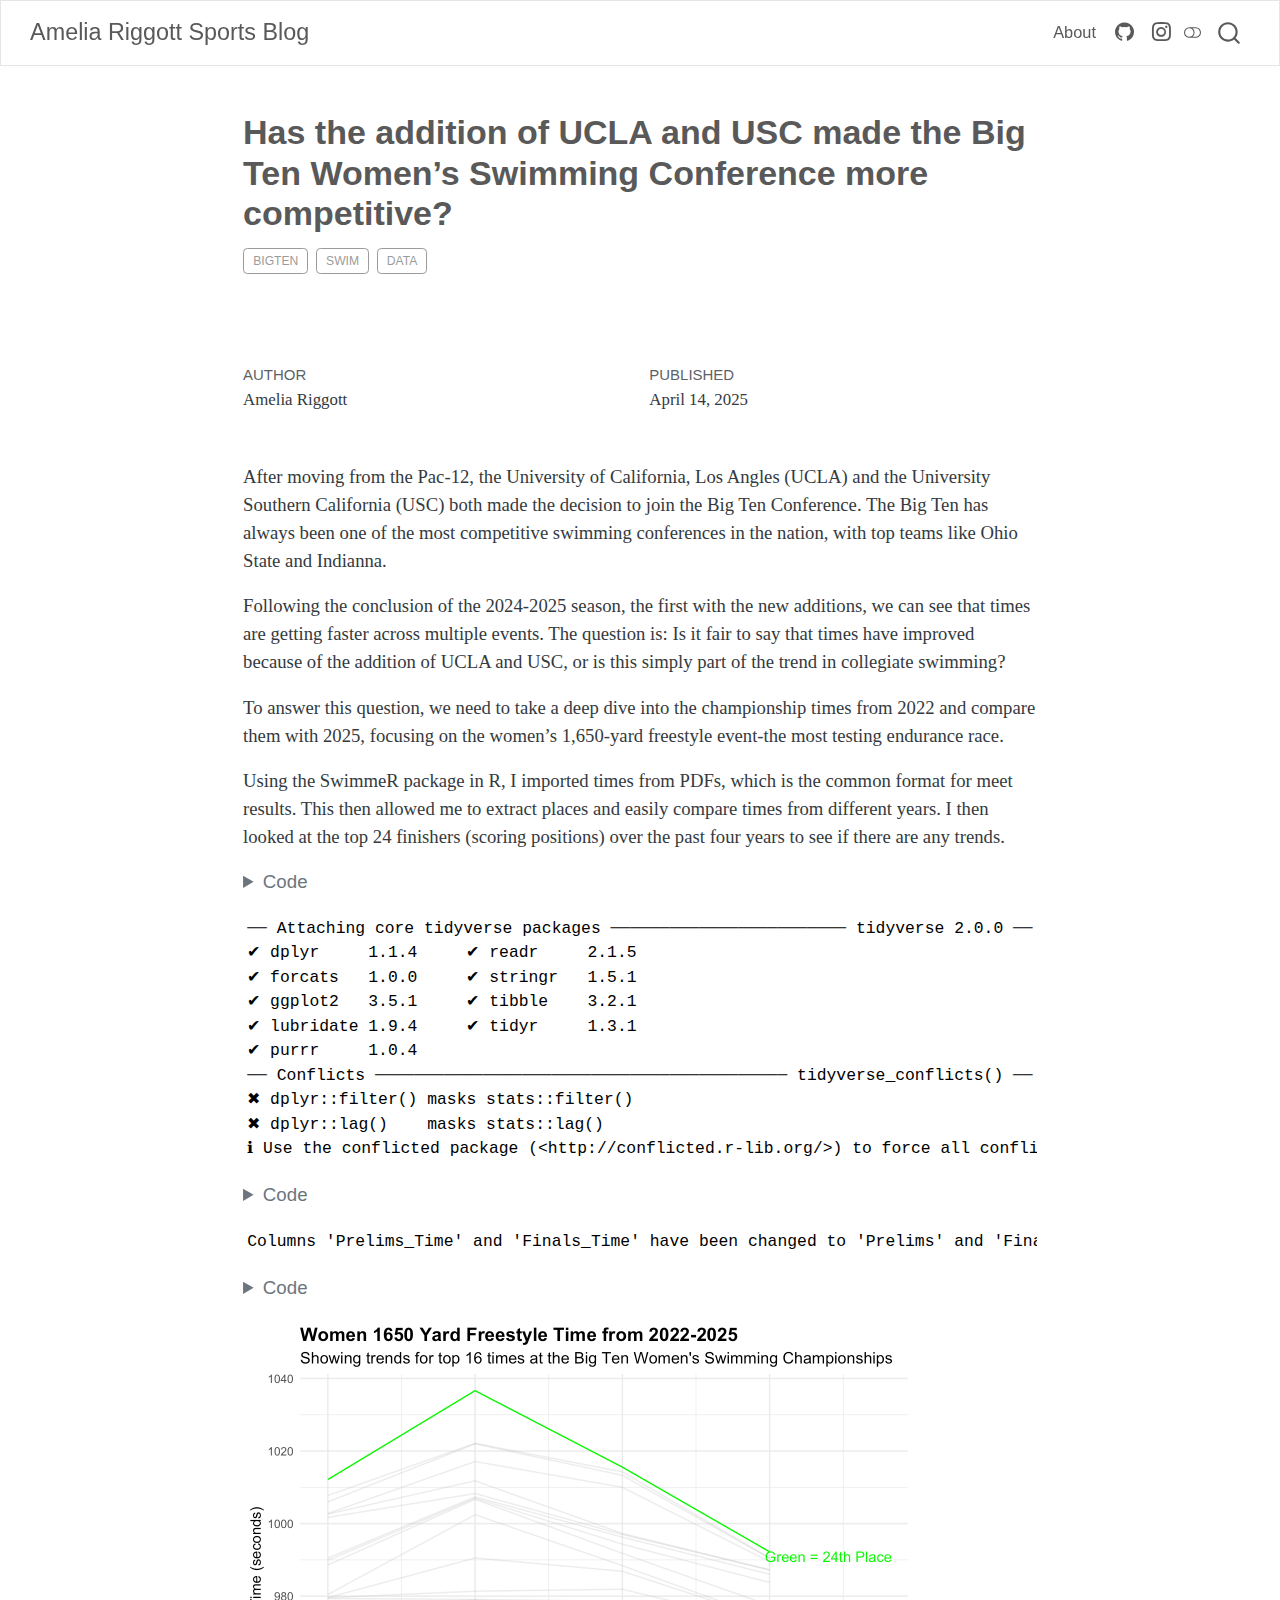
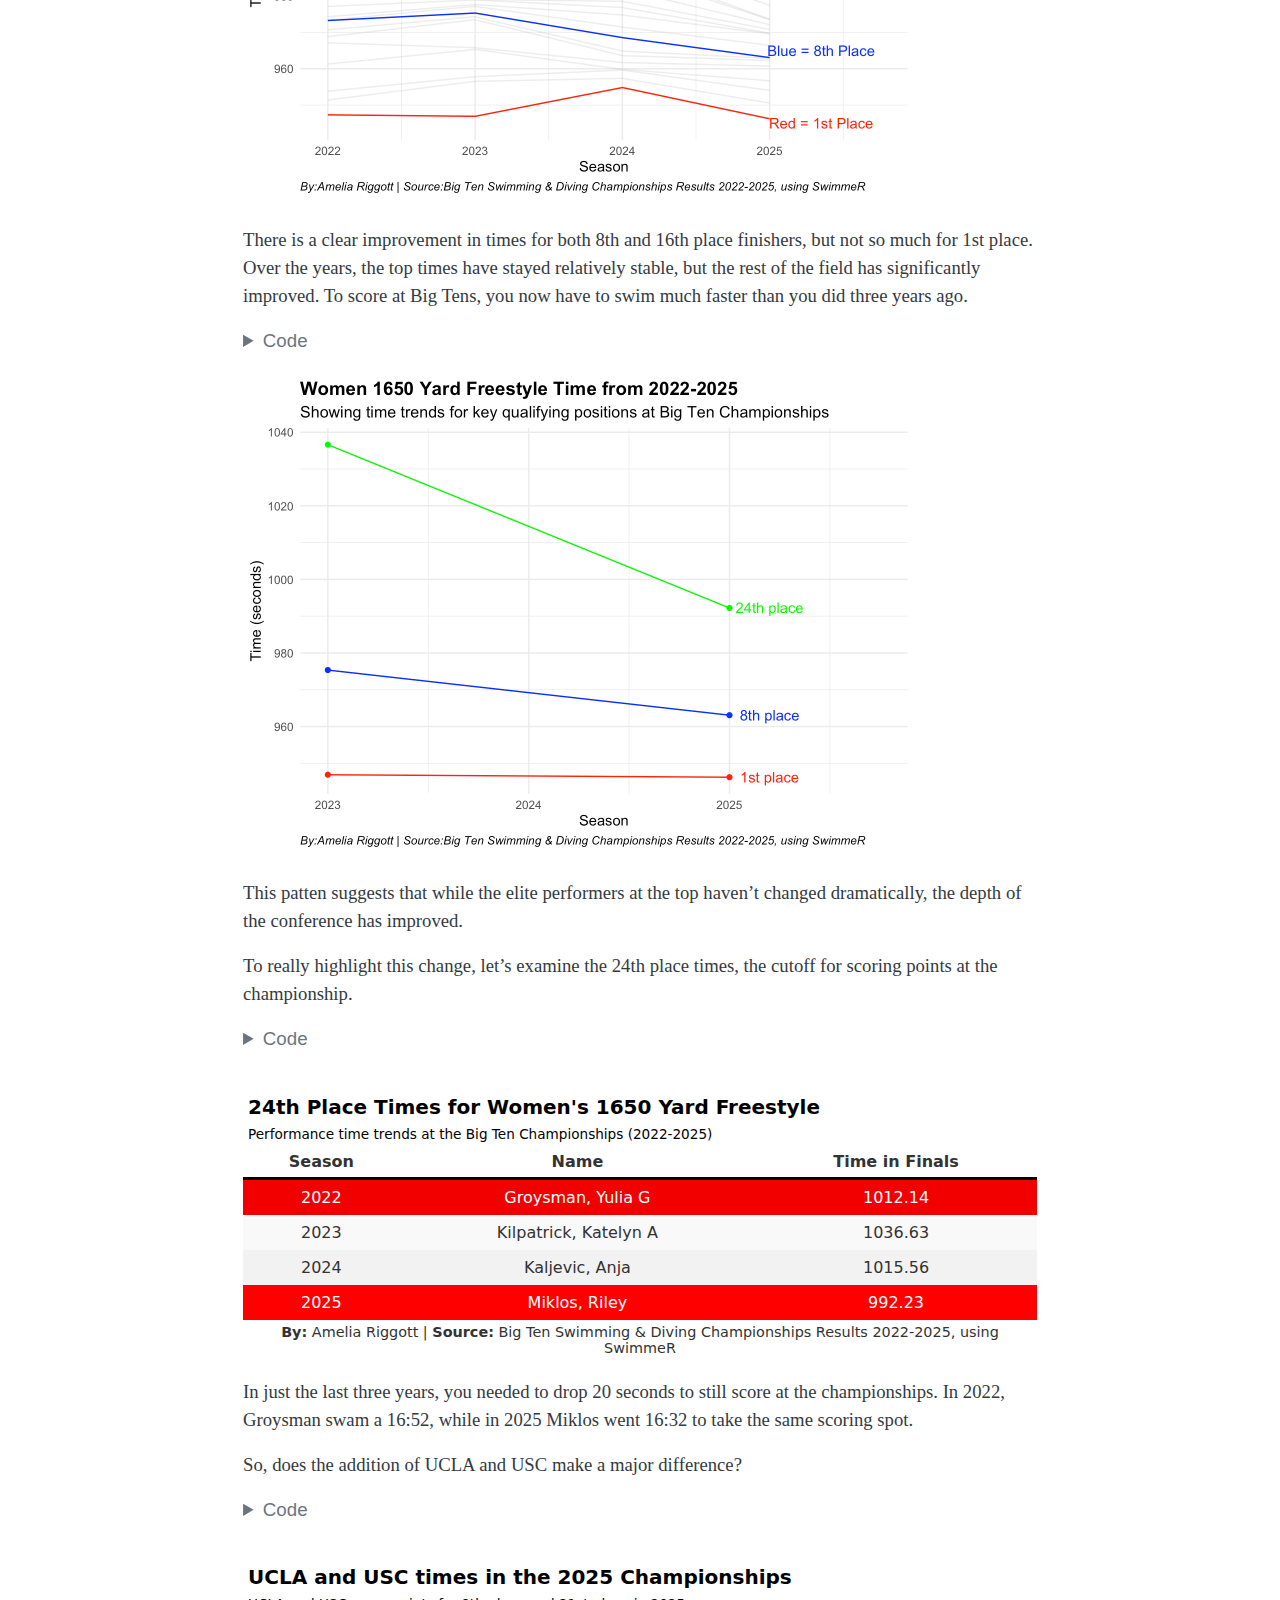
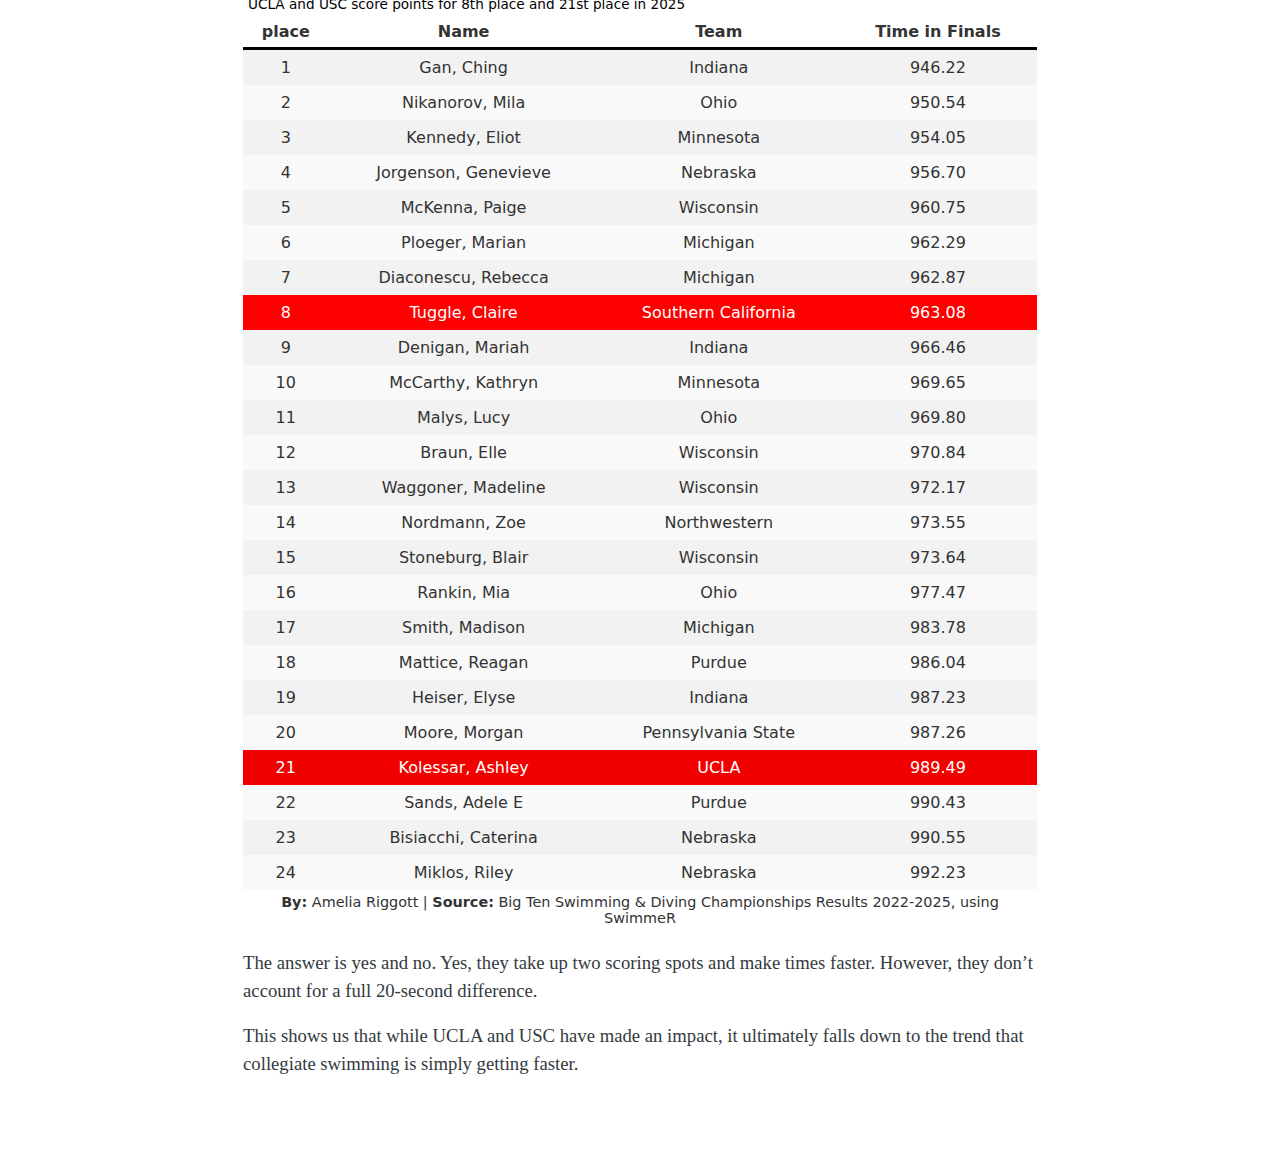
<file: posts/has-the-big-ten-swim-conference-got-more-competitive/index.html>
<!DOCTYPE html>
<html xmlns="http://www.w3.org/1999/xhtml" lang="en" xml:lang="en"><head>

<meta charset="utf-8">
<meta name="generator" content="quarto-1.6.42">

<meta name="viewport" content="width=device-width, initial-scale=1.0, user-scalable=yes">

<meta name="author" content="Amelia Riggott">
<meta name="dcterms.date" content="2025-04-14">

<title>Has the addition of UCLA and USC made the Big Ten Women’s Swimming Conference more competitive? – Amelia Riggott Sports Blog</title>
<style>
code{white-space: pre-wrap;}
span.smallcaps{font-variant: small-caps;}
div.columns{display: flex; gap: min(4vw, 1.5em);}
div.column{flex: auto; overflow-x: auto;}
div.hanging-indent{margin-left: 1.5em; text-indent: -1.5em;}
ul.task-list{list-style: none;}
ul.task-list li input[type="checkbox"] {
  width: 0.8em;
  margin: 0 0.8em 0.2em -1em; /* quarto-specific, see https://github.com/quarto-dev/quarto-cli/issues/4556 */ 
  vertical-align: middle;
}
/* CSS for syntax highlighting */
pre > code.sourceCode { white-space: pre; position: relative; }
pre > code.sourceCode > span { line-height: 1.25; }
pre > code.sourceCode > span:empty { height: 1.2em; }
.sourceCode { overflow: visible; }
code.sourceCode > span { color: inherit; text-decoration: inherit; }
div.sourceCode { margin: 1em 0; }
pre.sourceCode { margin: 0; }
@media screen {
div.sourceCode { overflow: auto; }
}
@media print {
pre > code.sourceCode { white-space: pre-wrap; }
pre > code.sourceCode > span { display: inline-block; text-indent: -5em; padding-left: 5em; }
}
pre.numberSource code
  { counter-reset: source-line 0; }
pre.numberSource code > span
  { position: relative; left: -4em; counter-increment: source-line; }
pre.numberSource code > span > a:first-child::before
  { content: counter(source-line);
    position: relative; left: -1em; text-align: right; vertical-align: baseline;
    border: none; display: inline-block;
    -webkit-touch-callout: none; -webkit-user-select: none;
    -khtml-user-select: none; -moz-user-select: none;
    -ms-user-select: none; user-select: none;
    padding: 0 4px; width: 4em;
  }
pre.numberSource { margin-left: 3em;  padding-left: 4px; }
div.sourceCode
  {   }
@media screen {
pre > code.sourceCode > span > a:first-child::before { text-decoration: underline; }
}
</style>


<script src="../../site_libs/quarto-nav/quarto-nav.js"></script>
<script src="../../site_libs/quarto-nav/headroom.min.js"></script>
<script src="../../site_libs/clipboard/clipboard.min.js"></script>
<script src="../../site_libs/quarto-search/autocomplete.umd.js"></script>
<script src="../../site_libs/quarto-search/fuse.min.js"></script>
<script src="../../site_libs/quarto-search/quarto-search.js"></script>
<meta name="quarto:offset" content="../../">
<script src="../../site_libs/quarto-html/quarto.js"></script>
<script src="../../site_libs/quarto-html/popper.min.js"></script>
<script src="../../site_libs/quarto-html/tippy.umd.min.js"></script>
<script src="../../site_libs/quarto-html/anchor.min.js"></script>
<link href="../../site_libs/quarto-html/tippy.css" rel="stylesheet">
<link href="../../site_libs/quarto-html/quarto-syntax-highlighting-2f5df379a58b258e96c21c0638c20c03.css" rel="stylesheet" class="quarto-color-scheme" id="quarto-text-highlighting-styles">
<link href="../../site_libs/quarto-html/quarto-syntax-highlighting-dark-b53751a350365c71b6c909e95f209ed1.css" rel="prefetch" class="quarto-color-scheme quarto-color-alternate" id="quarto-text-highlighting-styles">
<script src="../../site_libs/bootstrap/bootstrap.min.js"></script>
<link href="../../site_libs/bootstrap/bootstrap-icons.css" rel="stylesheet">
<link href="../../site_libs/bootstrap/bootstrap-d045e70ebd9269c25e164ecdb4898f56.min.css" rel="stylesheet" append-hash="true" class="quarto-color-scheme" id="quarto-bootstrap" data-mode="light">
<link href="../../site_libs/bootstrap/bootstrap-dark-fc69c27516b785ffb5db61c6a6e66aa6.min.css" rel="prefetch" append-hash="true" class="quarto-color-scheme quarto-color-alternate" id="quarto-bootstrap" data-mode="dark">
<script id="quarto-search-options" type="application/json">{
  "location": "navbar",
  "copy-button": false,
  "collapse-after": 3,
  "panel-placement": "end",
  "type": "overlay",
  "limit": 50,
  "keyboard-shortcut": [
    "f",
    "/",
    "s"
  ],
  "show-item-context": false,
  "language": {
    "search-no-results-text": "No results",
    "search-matching-documents-text": "matching documents",
    "search-copy-link-title": "Copy link to search",
    "search-hide-matches-text": "Hide additional matches",
    "search-more-match-text": "more match in this document",
    "search-more-matches-text": "more matches in this document",
    "search-clear-button-title": "Clear",
    "search-text-placeholder": "",
    "search-detached-cancel-button-title": "Cancel",
    "search-submit-button-title": "Submit",
    "search-label": "Search"
  }
}</script>


<link rel="stylesheet" href="../../styles.css">
</head>

<body class="nav-fixed fullcontent">

<div id="quarto-search-results"></div>
  <header id="quarto-header" class="headroom fixed-top quarto-banner">
    <nav class="navbar navbar-expand-lg " data-bs-theme="dark">
      <div class="navbar-container container-fluid">
      <div class="navbar-brand-container mx-auto">
    <a class="navbar-brand" href="../../index.html">
    <span class="navbar-title">Amelia Riggott Sports Blog</span>
    </a>
  </div>
            <div id="quarto-search" class="" title="Search"></div>
          <button class="navbar-toggler" type="button" data-bs-toggle="collapse" data-bs-target="#navbarCollapse" aria-controls="navbarCollapse" role="menu" aria-expanded="false" aria-label="Toggle navigation" onclick="if (window.quartoToggleHeadroom) { window.quartoToggleHeadroom(); }">
  <span class="navbar-toggler-icon"></span>
</button>
          <div class="collapse navbar-collapse" id="navbarCollapse">
            <ul class="navbar-nav navbar-nav-scroll ms-auto">
  <li class="nav-item">
    <a class="nav-link" href="../../about.html"> 
<span class="menu-text">About</span></a>
  </li>  
  <li class="nav-item compact">
    <a class="nav-link" href="https://github.com/ameliariggott"> <i class="bi bi-github" role="img">
</i> 
<span class="menu-text"></span></a>
  </li>  
  <li class="nav-item compact">
    <a class="nav-link" href="https://instagram.com/amelia.riggott"> <i class="bi bi-instagram" role="img">
</i> 
<span class="menu-text"></span></a>
  </li>  
</ul>
          </div> <!-- /navcollapse -->
            <div class="quarto-navbar-tools">
  <a href="" class="quarto-color-scheme-toggle quarto-navigation-tool  px-1" onclick="window.quartoToggleColorScheme(); return false;" title="Toggle dark mode"><i class="bi"></i></a>
</div>
      </div> <!-- /container-fluid -->
    </nav>
</header>
<!-- content -->
<header id="title-block-header" class="quarto-title-block default page-columns page-full">
  <div class="quarto-title-banner page-columns page-full">
    <div class="quarto-title column-body">
      <h1 class="title">Has the addition of UCLA and USC made the Big Ten Women’s Swimming Conference more competitive?</h1>
                                <div class="quarto-categories">
                <div class="quarto-category">bigten</div>
                <div class="quarto-category">swim</div>
                <div class="quarto-category">data</div>
              </div>
                  </div>
  </div>
    
  
  <div class="quarto-title-meta">

      <div>
      <div class="quarto-title-meta-heading">Author</div>
      <div class="quarto-title-meta-contents">
               <p>Amelia Riggott </p>
            </div>
    </div>
      
      <div>
      <div class="quarto-title-meta-heading">Published</div>
      <div class="quarto-title-meta-contents">
        <p class="date">April 14, 2025</p>
      </div>
    </div>
    
      
    </div>
    
  
  </header><div id="quarto-content" class="quarto-container page-columns page-rows-contents page-layout-article page-navbar">
<!-- sidebar -->
<!-- margin-sidebar -->
    
<!-- main -->
<main class="content quarto-banner-title-block" id="quarto-document-content">





<p>After moving from the Pac-12, the University of California, Los Angles (UCLA) and the University Southern California (USC) both made the decision to join the Big Ten Conference. The Big Ten has always been one of the most competitive swimming conferences in the nation, with top teams like Ohio State and Indianna.</p>
<p>Following the conclusion of the 2024-2025 season, the first with the new additions, we can see that times are getting faster across multiple events. The question is: Is it fair to say that times have improved because of the addition of UCLA and USC, or is this simply part of the trend in collegiate swimming?</p>
<p>To answer this question, we need to take a deep dive into the championship times from 2022 and compare them with 2025, focusing on the women’s 1,650-yard freestyle event-the most testing endurance race.</p>
<p>Using the SwimmeR package in R, I imported times from PDFs, which is the common format for meet results. This then allowed me to extract places and easily compare times from different years. I then looked at the top 24 finishers (scoring positions) over the past four years to see if there are any trends.</p>
<div class="cell">
<details class="code-fold">
<summary>Code</summary>
<div class="sourceCode cell-code" id="cb1"><pre class="sourceCode r code-with-copy"><code class="sourceCode r"><span id="cb1-1"><a href="#cb1-1" aria-hidden="true" tabindex="-1"></a><span class="fu">library</span>(tidyverse)</span></code><button title="Copy to Clipboard" class="code-copy-button"><i class="bi"></i></button></pre></div>
</details>
<div class="cell-output cell-output-stderr">
<pre><code>── Attaching core tidyverse packages ──────────────────────── tidyverse 2.0.0 ──
✔ dplyr     1.1.4     ✔ readr     2.1.5
✔ forcats   1.0.0     ✔ stringr   1.5.1
✔ ggplot2   3.5.1     ✔ tibble    3.2.1
✔ lubridate 1.9.4     ✔ tidyr     1.3.1
✔ purrr     1.0.4     
── Conflicts ────────────────────────────────────────── tidyverse_conflicts() ──
✖ dplyr::filter() masks stats::filter()
✖ dplyr::lag()    masks stats::lag()
ℹ Use the conflicted package (&lt;http://conflicted.r-lib.org/&gt;) to force all conflicts to become errors</code></pre>
</div>
<details class="code-fold">
<summary>Code</summary>
<div class="sourceCode cell-code" id="cb3"><pre class="sourceCode r code-with-copy"><code class="sourceCode r"><span id="cb3-1"><a href="#cb3-1" aria-hidden="true" tabindex="-1"></a><span class="fu">library</span>(SwimmeR)</span></code><button title="Copy to Clipboard" class="code-copy-button"><i class="bi"></i></button></pre></div>
</details>
<div class="cell-output cell-output-stderr">
<pre><code>Columns 'Prelims_Time' and 'Finals_Time' have been changed to 'Prelims' and 'Finals' respectively.  Please update your workflows.</code></pre>
</div>
<details class="code-fold">
<summary>Code</summary>
<div class="sourceCode cell-code" id="cb5"><pre class="sourceCode r code-with-copy"><code class="sourceCode r"><span id="cb5-1"><a href="#cb5-1" aria-hidden="true" tabindex="-1"></a><span class="fu">library</span>(gt)</span>
<span id="cb5-2"><a href="#cb5-2" aria-hidden="true" tabindex="-1"></a><span class="fu">library</span>(ggtext)</span>
<span id="cb5-3"><a href="#cb5-3" aria-hidden="true" tabindex="-1"></a></span>
<span id="cb5-4"><a href="#cb5-4" aria-hidden="true" tabindex="-1"></a>data <span class="ot">&lt;-</span> <span class="fu">read.csv</span>(<span class="st">"data/data_big_ten_swim (1).csv"</span>)</span>
<span id="cb5-5"><a href="#cb5-5" aria-hidden="true" tabindex="-1"></a></span>
<span id="cb5-6"><a href="#cb5-6" aria-hidden="true" tabindex="-1"></a>filtered_data <span class="ot">&lt;-</span> data <span class="sc">|&gt;</span></span>
<span id="cb5-7"><a href="#cb5-7" aria-hidden="true" tabindex="-1"></a>  <span class="fu">filter</span>(season <span class="sc">%in%</span> <span class="fu">c</span>(<span class="dv">2022</span>, <span class="dv">2023</span>, <span class="dv">2024</span>, <span class="dv">2025</span>)) <span class="sc">|&gt;</span></span>
<span id="cb5-8"><a href="#cb5-8" aria-hidden="true" tabindex="-1"></a>  <span class="fu">filter</span>(place <span class="sc">&gt;=</span><span class="dv">1</span>, </span>
<span id="cb5-9"><a href="#cb5-9" aria-hidden="true" tabindex="-1"></a>    place<span class="sc">&lt;=</span><span class="dv">24</span>) <span class="sc">|&gt;</span></span>
<span id="cb5-10"><a href="#cb5-10" aria-hidden="true" tabindex="-1"></a>    <span class="fu">filter</span>(<span class="sc">!</span><span class="fu">is.na</span>(final_in_seconds))</span>
<span id="cb5-11"><a href="#cb5-11" aria-hidden="true" tabindex="-1"></a></span>
<span id="cb5-12"><a href="#cb5-12" aria-hidden="true" tabindex="-1"></a>long_data <span class="ot">&lt;-</span>filtered_data <span class="sc">|&gt;</span></span>
<span id="cb5-13"><a href="#cb5-13" aria-hidden="true" tabindex="-1"></a>  <span class="fu">filter</span>(</span>
<span id="cb5-14"><a href="#cb5-14" aria-hidden="true" tabindex="-1"></a>    event <span class="sc">==</span> <span class="st">"Women 1650 Yard Freestyle"</span>,</span>
<span id="cb5-15"><a href="#cb5-15" aria-hidden="true" tabindex="-1"></a>    place <span class="sc">&gt;=</span><span class="dv">1</span>, </span>
<span id="cb5-16"><a href="#cb5-16" aria-hidden="true" tabindex="-1"></a>    place<span class="sc">&lt;=</span><span class="dv">24</span>, </span>
<span id="cb5-17"><a href="#cb5-17" aria-hidden="true" tabindex="-1"></a>    <span class="sc">!</span><span class="fu">is.na</span>(final_in_seconds)</span>
<span id="cb5-18"><a href="#cb5-18" aria-hidden="true" tabindex="-1"></a>  )</span>
<span id="cb5-19"><a href="#cb5-19" aria-hidden="true" tabindex="-1"></a></span>
<span id="cb5-20"><a href="#cb5-20" aria-hidden="true" tabindex="-1"></a><span class="fu">ggplot</span>()<span class="sc">+</span></span>
<span id="cb5-21"><a href="#cb5-21" aria-hidden="true" tabindex="-1"></a>    <span class="fu">geom_line</span>(<span class="at">data=</span>long_data, </span>
<span id="cb5-22"><a href="#cb5-22" aria-hidden="true" tabindex="-1"></a>              <span class="fu">aes</span>(<span class="at">x=</span>season, </span>
<span id="cb5-23"><a href="#cb5-23" aria-hidden="true" tabindex="-1"></a>                  <span class="at">y=</span>final_in_seconds, <span class="at">group=</span>place), </span>
<span id="cb5-24"><a href="#cb5-24" aria-hidden="true" tabindex="-1"></a>              <span class="at">color=</span><span class="st">"grey"</span>, </span>
<span id="cb5-25"><a href="#cb5-25" aria-hidden="true" tabindex="-1"></a>              <span class="at">alpha=</span>.<span class="dv">3</span>) <span class="sc">+</span></span>
<span id="cb5-26"><a href="#cb5-26" aria-hidden="true" tabindex="-1"></a>  </span>
<span id="cb5-27"><a href="#cb5-27" aria-hidden="true" tabindex="-1"></a>    <span class="fu">geom_line</span>(<span class="at">data =</span> <span class="fu">filter</span>(long_data, place <span class="sc">%in%</span> <span class="fu">c</span>(<span class="dv">1</span>)), <span class="fu">aes</span>(<span class="at">x=</span>season, <span class="at">y=</span>final_in_seconds, <span class="at">group=</span>place), <span class="at">color=</span><span class="st">"red"</span>) <span class="sc">+</span></span>
<span id="cb5-28"><a href="#cb5-28" aria-hidden="true" tabindex="-1"></a>  </span>
<span id="cb5-29"><a href="#cb5-29" aria-hidden="true" tabindex="-1"></a>    <span class="fu">geom_line</span>(<span class="at">data =</span> <span class="fu">filter</span>(long_data, place <span class="sc">%in%</span> <span class="fu">c</span>(<span class="dv">8</span>)), <span class="fu">aes</span>(<span class="at">x=</span>season, <span class="at">y=</span>final_in_seconds, <span class="at">group=</span>place), <span class="at">color=</span><span class="st">"blue"</span>) <span class="sc">+</span></span>
<span id="cb5-30"><a href="#cb5-30" aria-hidden="true" tabindex="-1"></a>  </span>
<span id="cb5-31"><a href="#cb5-31" aria-hidden="true" tabindex="-1"></a>    <span class="fu">geom_line</span>(<span class="at">data =</span> <span class="fu">filter</span>(long_data, place <span class="sc">%in%</span> <span class="fu">c</span>(<span class="dv">24</span>)), <span class="fu">aes</span>(<span class="at">x=</span>season, <span class="at">y=</span>final_in_seconds, <span class="at">group=</span>place), <span class="at">color=</span><span class="st">"green"</span>) <span class="sc">+</span></span>
<span id="cb5-32"><a href="#cb5-32" aria-hidden="true" tabindex="-1"></a>  </span>
<span id="cb5-33"><a href="#cb5-33" aria-hidden="true" tabindex="-1"></a> <span class="fu">geom_text</span>(<span class="fu">aes</span>(<span class="at">x=</span><span class="fl">2025.35</span>, <span class="at">y=</span><span class="dv">945</span>, <span class="at">label =</span> <span class="st">"Red = 1st Place"</span>), <span class="at">colour=</span><span class="st">"red"</span>) <span class="sc">+</span></span>
<span id="cb5-34"><a href="#cb5-34" aria-hidden="true" tabindex="-1"></a> <span class="fu">geom_text</span>(<span class="fu">aes</span>(<span class="at">x=</span><span class="fl">2025.35</span>, <span class="at">y=</span><span class="dv">965</span>, <span class="at">label =</span> <span class="st">"Blue = 8th Place"</span>), <span class="at">colour=</span><span class="st">"blue"</span>) <span class="sc">+</span></span>
<span id="cb5-35"><a href="#cb5-35" aria-hidden="true" tabindex="-1"></a> <span class="fu">geom_text</span>(<span class="fu">aes</span>(<span class="at">x=</span><span class="fl">2025.40</span>, <span class="at">y=</span><span class="dv">991</span>, <span class="at">label =</span> <span class="st">"Green = 24th Place"</span>), <span class="at">colour=</span><span class="st">"green"</span>) <span class="sc">+</span></span>
<span id="cb5-36"><a href="#cb5-36" aria-hidden="true" tabindex="-1"></a>  </span>
<span id="cb5-37"><a href="#cb5-37" aria-hidden="true" tabindex="-1"></a>  <span class="fu">scale_x_continuous</span>(<span class="at">limits =</span> <span class="fu">c</span>(<span class="dv">2022</span>, <span class="fl">2025.75</span>)) <span class="sc">+</span></span>
<span id="cb5-38"><a href="#cb5-38" aria-hidden="true" tabindex="-1"></a>  <span class="fu">theme_minimal</span>() <span class="sc">+</span></span>
<span id="cb5-39"><a href="#cb5-39" aria-hidden="true" tabindex="-1"></a>  <span class="fu">theme</span>(</span>
<span id="cb5-40"><a href="#cb5-40" aria-hidden="true" tabindex="-1"></a>      <span class="at">plot.title =</span> <span class="fu">element_text</span>(<span class="at">face =</span> <span class="st">"bold"</span>, <span class="at">size =</span> <span class="dv">14</span>, <span class="at">hjust =</span> <span class="dv">0</span>),</span>
<span id="cb5-41"><a href="#cb5-41" aria-hidden="true" tabindex="-1"></a>      <span class="at">plot.subtitle =</span> <span class="fu">element_text</span>(<span class="at">size =</span> <span class="dv">12</span>, <span class="at">hjust =</span> <span class="dv">0</span>),</span>
<span id="cb5-42"><a href="#cb5-42" aria-hidden="true" tabindex="-1"></a>      <span class="at">plot.caption =</span> <span class="fu">element_text</span>(<span class="at">face =</span> <span class="st">"italic"</span>, <span class="at">hjust =</span> <span class="dv">0</span>)</span>
<span id="cb5-43"><a href="#cb5-43" aria-hidden="true" tabindex="-1"></a>    ) <span class="sc">+</span></span>
<span id="cb5-44"><a href="#cb5-44" aria-hidden="true" tabindex="-1"></a>  </span>
<span id="cb5-45"><a href="#cb5-45" aria-hidden="true" tabindex="-1"></a>  <span class="fu">labs</span>(<span class="at">title =</span> <span class="st">"Women 1650 Yard Freestyle Time from 2022-2025"</span>, </span>
<span id="cb5-46"><a href="#cb5-46" aria-hidden="true" tabindex="-1"></a>       <span class="at">subtitle =</span> <span class="st">"Showing trends for top 16 times at the Big Ten Women's Swimming Championships"</span>,</span>
<span id="cb5-47"><a href="#cb5-47" aria-hidden="true" tabindex="-1"></a>    <span class="at">x =</span> <span class="st">"Season"</span>,</span>
<span id="cb5-48"><a href="#cb5-48" aria-hidden="true" tabindex="-1"></a>    <span class="at">y =</span> <span class="st">"Time (seconds)"</span>, </span>
<span id="cb5-49"><a href="#cb5-49" aria-hidden="true" tabindex="-1"></a>    <span class="at">caption =</span> (<span class="st">"By:Amelia Riggott | Source:Big Ten Swimming &amp; Diving Championships Results 2022-2025, using SwimmeR"</span>)</span>
<span id="cb5-50"><a href="#cb5-50" aria-hidden="true" tabindex="-1"></a>  ) </span></code><button title="Copy to Clipboard" class="code-copy-button"><i class="bi"></i></button></pre></div>
</details>
<div class="cell-output-display">
<div>
<figure class="figure">
<p><img src="index_files/figure-html/unnamed-chunk-1-1.png" class="img-fluid figure-img" width="672"></p>
</figure>
</div>
</div>
</div>
<p>There is a clear improvement in times for both 8th and 16th place finishers, but not so much for 1st place. Over the years, the top times have stayed relatively stable, but the rest of the field has significantly improved. To score at Big Tens, you now have to swim much faster than you did three years ago.</p>
<div class="cell">
<details class="code-fold">
<summary>Code</summary>
<div class="sourceCode cell-code" id="cb6"><pre class="sourceCode r code-with-copy"><code class="sourceCode r"><span id="cb6-1"><a href="#cb6-1" aria-hidden="true" tabindex="-1"></a>last_data <span class="ot">&lt;-</span> long_data <span class="sc">|&gt;</span></span>
<span id="cb6-2"><a href="#cb6-2" aria-hidden="true" tabindex="-1"></a>  <span class="fu">filter</span>(place <span class="sc">==</span> <span class="dv">24</span>, season <span class="sc">%in%</span> <span class="fu">c</span>(<span class="dv">2023</span>, <span class="dv">2025</span>))</span>
<span id="cb6-3"><a href="#cb6-3" aria-hidden="true" tabindex="-1"></a></span>
<span id="cb6-4"><a href="#cb6-4" aria-hidden="true" tabindex="-1"></a>slope_data <span class="ot">&lt;-</span> long_data<span class="sc">|&gt;</span></span>
<span id="cb6-5"><a href="#cb6-5" aria-hidden="true" tabindex="-1"></a>  <span class="fu">filter</span>(place <span class="sc">==</span> <span class="dv">8</span>, season <span class="sc">%in%</span> <span class="fu">c</span>(<span class="dv">2023</span>, <span class="dv">2025</span>))</span>
<span id="cb6-6"><a href="#cb6-6" aria-hidden="true" tabindex="-1"></a></span>
<span id="cb6-7"><a href="#cb6-7" aria-hidden="true" tabindex="-1"></a>first_data <span class="ot">&lt;-</span> long_data <span class="sc">|&gt;</span></span>
<span id="cb6-8"><a href="#cb6-8" aria-hidden="true" tabindex="-1"></a>  <span class="fu">filter</span>(place <span class="sc">==</span> <span class="dv">1</span>, season <span class="sc">%in%</span> <span class="fu">c</span>(<span class="dv">2023</span>, <span class="dv">2025</span>))</span>
<span id="cb6-9"><a href="#cb6-9" aria-hidden="true" tabindex="-1"></a></span>
<span id="cb6-10"><a href="#cb6-10" aria-hidden="true" tabindex="-1"></a><span class="fu">ggplot</span>() <span class="sc">+</span> </span>
<span id="cb6-11"><a href="#cb6-11" aria-hidden="true" tabindex="-1"></a>  <span class="fu">geom_line</span>(<span class="at">data=</span>slope_data, <span class="fu">aes</span>(<span class="at">x=</span>season, <span class="at">y=</span>final_in_seconds, <span class="at">group=</span>place), <span class="at">color=</span><span class="st">"blue"</span>) <span class="sc">+</span></span>
<span id="cb6-12"><a href="#cb6-12" aria-hidden="true" tabindex="-1"></a>  <span class="fu">geom_point</span>(<span class="at">data=</span>slope_data, <span class="fu">aes</span>(<span class="at">x=</span>season, <span class="at">y=</span>final_in_seconds, <span class="at">group=</span>place), <span class="at">color=</span><span class="st">"blue"</span>) <span class="sc">+</span></span>
<span id="cb6-13"><a href="#cb6-13" aria-hidden="true" tabindex="-1"></a>  <span class="fu">geom_text</span>(<span class="at">data=</span>slope_data <span class="sc">|&gt;</span> <span class="fu">filter</span>(season <span class="sc">==</span> <span class="fu">max</span>(season)), <span class="fu">aes</span>(<span class="at">x=</span>season <span class="sc">+</span> <span class="fl">0.2</span>, <span class="at">y=</span>final_in_seconds <span class="sc">+</span><span class="fl">0.1</span>, <span class="at">label =</span> <span class="st">"8th place"</span>),</span>
<span id="cb6-14"><a href="#cb6-14" aria-hidden="true" tabindex="-1"></a>    <span class="at">color =</span><span class="st">"blue"</span> ) <span class="sc">+</span> </span>
<span id="cb6-15"><a href="#cb6-15" aria-hidden="true" tabindex="-1"></a>  <span class="fu">geom_line</span>(<span class="at">data=</span>first_data, <span class="fu">aes</span>(<span class="at">x=</span>season, <span class="at">y=</span>final_in_seconds, <span class="at">group=</span>place), <span class="at">color=</span><span class="st">"red"</span>) <span class="sc">+</span></span>
<span id="cb6-16"><a href="#cb6-16" aria-hidden="true" tabindex="-1"></a>  <span class="fu">geom_point</span>(<span class="at">data=</span>first_data, <span class="fu">aes</span>(<span class="at">x=</span>season, <span class="at">y=</span>final_in_seconds, <span class="at">group=</span>place), <span class="at">color=</span><span class="st">"red"</span>) <span class="sc">+</span></span>
<span id="cb6-17"><a href="#cb6-17" aria-hidden="true" tabindex="-1"></a>  <span class="fu">geom_text</span>(<span class="at">data=</span>first_data <span class="sc">|&gt;</span> <span class="fu">filter</span>(season <span class="sc">==</span> <span class="fu">max</span>(season)), <span class="fu">aes</span>(<span class="at">x=</span>season <span class="sc">+</span> <span class="fl">0.2</span>, <span class="at">y=</span>final_in_seconds <span class="sc">+</span><span class="fl">0.1</span>, <span class="at">label =</span> <span class="st">"1st place"</span>),</span>
<span id="cb6-18"><a href="#cb6-18" aria-hidden="true" tabindex="-1"></a>    <span class="at">color =</span><span class="st">"red"</span> ) <span class="sc">+</span> </span>
<span id="cb6-19"><a href="#cb6-19" aria-hidden="true" tabindex="-1"></a>  <span class="fu">geom_line</span>(<span class="at">data=</span>last_data, <span class="fu">aes</span>(<span class="at">x=</span>season, <span class="at">y=</span>final_in_seconds, <span class="at">group=</span>place), <span class="at">color=</span><span class="st">"green"</span>) <span class="sc">+</span></span>
<span id="cb6-20"><a href="#cb6-20" aria-hidden="true" tabindex="-1"></a>  <span class="fu">geom_point</span>(<span class="at">data=</span>last_data, <span class="fu">aes</span>(<span class="at">x=</span>season, <span class="at">y=</span>final_in_seconds, <span class="at">group=</span>place), <span class="at">color=</span><span class="st">"green"</span>) <span class="sc">+</span></span>
<span id="cb6-21"><a href="#cb6-21" aria-hidden="true" tabindex="-1"></a>  <span class="fu">geom_text</span>(<span class="at">data=</span>last_data <span class="sc">|&gt;</span> <span class="fu">filter</span>(season <span class="sc">==</span> <span class="fu">max</span>(season)), <span class="fu">aes</span>(<span class="at">x=</span>season <span class="sc">+</span> <span class="fl">0.2</span>, <span class="at">y=</span>final_in_seconds <span class="sc">+</span><span class="fl">0.1</span>, <span class="at">label =</span> <span class="st">"24th place"</span>),</span>
<span id="cb6-22"><a href="#cb6-22" aria-hidden="true" tabindex="-1"></a>    <span class="at">color =</span><span class="st">"green"</span> ) <span class="sc">+</span>   </span>
<span id="cb6-23"><a href="#cb6-23" aria-hidden="true" tabindex="-1"></a>  </span>
<span id="cb6-24"><a href="#cb6-24" aria-hidden="true" tabindex="-1"></a>  <span class="fu">theme_minimal</span>() <span class="sc">+</span></span>
<span id="cb6-25"><a href="#cb6-25" aria-hidden="true" tabindex="-1"></a></span>
<span id="cb6-26"><a href="#cb6-26" aria-hidden="true" tabindex="-1"></a><span class="fu">scale_x_continuous</span>(<span class="at">limits =</span> <span class="fu">c</span>(<span class="dv">2023</span>, <span class="fl">2025.75</span>)) <span class="sc">+</span></span>
<span id="cb6-27"><a href="#cb6-27" aria-hidden="true" tabindex="-1"></a>  <span class="fu">theme_minimal</span>() <span class="sc">+</span></span>
<span id="cb6-28"><a href="#cb6-28" aria-hidden="true" tabindex="-1"></a>  <span class="fu">theme</span>(</span>
<span id="cb6-29"><a href="#cb6-29" aria-hidden="true" tabindex="-1"></a>      <span class="at">plot.title =</span> <span class="fu">element_text</span>(<span class="at">face =</span> <span class="st">"bold"</span>, <span class="at">size =</span> <span class="dv">14</span>, <span class="at">hjust =</span> <span class="dv">0</span>),</span>
<span id="cb6-30"><a href="#cb6-30" aria-hidden="true" tabindex="-1"></a>      <span class="at">plot.subtitle =</span> <span class="fu">element_text</span>(<span class="at">size =</span> <span class="dv">12</span>, <span class="at">hjust =</span> <span class="dv">0</span>),</span>
<span id="cb6-31"><a href="#cb6-31" aria-hidden="true" tabindex="-1"></a>      <span class="at">plot.caption =</span> <span class="fu">element_text</span>(<span class="at">face =</span> <span class="st">"italic"</span>, <span class="at">hjust =</span> <span class="dv">0</span>)</span>
<span id="cb6-32"><a href="#cb6-32" aria-hidden="true" tabindex="-1"></a>    ) <span class="sc">+</span></span>
<span id="cb6-33"><a href="#cb6-33" aria-hidden="true" tabindex="-1"></a>  </span>
<span id="cb6-34"><a href="#cb6-34" aria-hidden="true" tabindex="-1"></a>  <span class="fu">labs</span>(<span class="at">title =</span> <span class="st">"Women 1650 Yard Freestyle Time from 2022-2025"</span>, </span>
<span id="cb6-35"><a href="#cb6-35" aria-hidden="true" tabindex="-1"></a>       <span class="at">subtitle =</span> <span class="st">"Showing time trends for key qualifying positions at Big Ten Championships"</span>,</span>
<span id="cb6-36"><a href="#cb6-36" aria-hidden="true" tabindex="-1"></a>    <span class="at">x =</span> <span class="st">"Season"</span>,</span>
<span id="cb6-37"><a href="#cb6-37" aria-hidden="true" tabindex="-1"></a>    <span class="at">y =</span> <span class="st">"Time (seconds)"</span>, </span>
<span id="cb6-38"><a href="#cb6-38" aria-hidden="true" tabindex="-1"></a>    <span class="at">caption =</span> (<span class="st">"By:Amelia Riggott | Source:Big Ten Swimming &amp; Diving Championships Results 2022-2025, using SwimmeR"</span>)</span>
<span id="cb6-39"><a href="#cb6-39" aria-hidden="true" tabindex="-1"></a>  ) </span></code><button title="Copy to Clipboard" class="code-copy-button"><i class="bi"></i></button></pre></div>
</details>
<div class="cell-output-display">
<div>
<figure class="figure">
<p><img src="index_files/figure-html/unnamed-chunk-2-1.png" class="img-fluid figure-img" width="672"></p>
</figure>
</div>
</div>
</div>
<p>This patten suggests that while the elite performers at the top haven’t changed dramatically, the depth of the conference has improved.</p>
<p>To really highlight this change, let’s examine the 24th place times, the cutoff for scoring points at the championship.</p>
<div class="cell">
<details class="code-fold">
<summary>Code</summary>
<div class="sourceCode cell-code" id="cb7"><pre class="sourceCode r code-with-copy"><code class="sourceCode r"><span id="cb7-1"><a href="#cb7-1" aria-hidden="true" tabindex="-1"></a>score_place <span class="ot">&lt;-</span> long_data <span class="sc">|&gt;</span></span>
<span id="cb7-2"><a href="#cb7-2" aria-hidden="true" tabindex="-1"></a>  <span class="fu">filter</span>(place <span class="sc">==</span> <span class="dv">24</span>) <span class="sc">|&gt;</span></span>
<span id="cb7-3"><a href="#cb7-3" aria-hidden="true" tabindex="-1"></a>  <span class="fu">select</span>(season, name, final_in_seconds) <span class="sc">|&gt;</span> </span>
<span id="cb7-4"><a href="#cb7-4" aria-hidden="true" tabindex="-1"></a>  <span class="fu">arrange</span>(season)</span>
<span id="cb7-5"><a href="#cb7-5" aria-hidden="true" tabindex="-1"></a></span>
<span id="cb7-6"><a href="#cb7-6" aria-hidden="true" tabindex="-1"></a>score_place <span class="sc">|&gt;</span></span>
<span id="cb7-7"><a href="#cb7-7" aria-hidden="true" tabindex="-1"></a>  <span class="fu">gt</span>() <span class="sc">|&gt;</span></span>
<span id="cb7-8"><a href="#cb7-8" aria-hidden="true" tabindex="-1"></a>  <span class="fu">cols_label</span>(</span>
<span id="cb7-9"><a href="#cb7-9" aria-hidden="true" tabindex="-1"></a>    <span class="at">final_in_seconds =</span> <span class="st">"Time in Finals"</span>,</span>
<span id="cb7-10"><a href="#cb7-10" aria-hidden="true" tabindex="-1"></a>    <span class="at">season =</span> <span class="st">"Season"</span>,</span>
<span id="cb7-11"><a href="#cb7-11" aria-hidden="true" tabindex="-1"></a>    <span class="at">name =</span> <span class="st">"Name"</span></span>
<span id="cb7-12"><a href="#cb7-12" aria-hidden="true" tabindex="-1"></a>  ) <span class="sc">|&gt;</span></span>
<span id="cb7-13"><a href="#cb7-13" aria-hidden="true" tabindex="-1"></a>  <span class="fu">tab_header</span>(</span>
<span id="cb7-14"><a href="#cb7-14" aria-hidden="true" tabindex="-1"></a>    <span class="at">title =</span> <span class="st">"24th Place Times for Women's 1650 Yard Freestyle"</span>,</span>
<span id="cb7-15"><a href="#cb7-15" aria-hidden="true" tabindex="-1"></a>    <span class="at">subtitle =</span> <span class="st">"Performance time trends at the Big Ten Championships (2022-2025)"</span></span>
<span id="cb7-16"><a href="#cb7-16" aria-hidden="true" tabindex="-1"></a>  ) <span class="sc">|&gt;</span></span>
<span id="cb7-17"><a href="#cb7-17" aria-hidden="true" tabindex="-1"></a>  <span class="fu">tab_style</span>(</span>
<span id="cb7-18"><a href="#cb7-18" aria-hidden="true" tabindex="-1"></a>    <span class="at">style =</span> <span class="fu">cell_text</span>(<span class="at">color =</span> <span class="st">"black"</span>, <span class="at">weight =</span> <span class="st">"bold"</span>, <span class="at">align =</span> <span class="st">"left"</span>),</span>
<span id="cb7-19"><a href="#cb7-19" aria-hidden="true" tabindex="-1"></a>    <span class="at">locations =</span> <span class="fu">cells_title</span>(<span class="st">"title"</span>)</span>
<span id="cb7-20"><a href="#cb7-20" aria-hidden="true" tabindex="-1"></a>  ) <span class="sc">|&gt;</span> </span>
<span id="cb7-21"><a href="#cb7-21" aria-hidden="true" tabindex="-1"></a>  <span class="fu">tab_style</span>(</span>
<span id="cb7-22"><a href="#cb7-22" aria-hidden="true" tabindex="-1"></a>    <span class="at">style =</span> <span class="fu">cell_text</span>(<span class="at">color =</span> <span class="st">"black"</span>, <span class="at">align =</span> <span class="st">"left"</span>),</span>
<span id="cb7-23"><a href="#cb7-23" aria-hidden="true" tabindex="-1"></a>    <span class="at">locations =</span> <span class="fu">cells_title</span>(<span class="st">"subtitle"</span>)</span>
<span id="cb7-24"><a href="#cb7-24" aria-hidden="true" tabindex="-1"></a>  ) <span class="sc">|&gt;</span></span>
<span id="cb7-25"><a href="#cb7-25" aria-hidden="true" tabindex="-1"></a>  <span class="fu">tab_style</span>(</span>
<span id="cb7-26"><a href="#cb7-26" aria-hidden="true" tabindex="-1"></a>    <span class="at">style =</span> <span class="fu">cell_text</span>(<span class="at">align =</span> <span class="st">"center"</span>),</span>
<span id="cb7-27"><a href="#cb7-27" aria-hidden="true" tabindex="-1"></a>    <span class="at">locations =</span> <span class="fu">cells_body</span>(<span class="at">columns =</span> <span class="fu">everything</span>())</span>
<span id="cb7-28"><a href="#cb7-28" aria-hidden="true" tabindex="-1"></a>  ) <span class="sc">|&gt;</span> </span>
<span id="cb7-29"><a href="#cb7-29" aria-hidden="true" tabindex="-1"></a>  <span class="fu">tab_style</span>(</span>
<span id="cb7-30"><a href="#cb7-30" aria-hidden="true" tabindex="-1"></a>    <span class="at">style =</span> <span class="fu">cell_text</span>(<span class="at">align =</span> <span class="st">"center"</span>),</span>
<span id="cb7-31"><a href="#cb7-31" aria-hidden="true" tabindex="-1"></a>    <span class="at">locations =</span> <span class="fu">cells_column_labels</span>(<span class="at">columns =</span> <span class="fu">everything</span>())</span>
<span id="cb7-32"><a href="#cb7-32" aria-hidden="true" tabindex="-1"></a>  ) <span class="sc">|&gt;</span></span>
<span id="cb7-33"><a href="#cb7-33" aria-hidden="true" tabindex="-1"></a>  <span class="fu">tab_source_note</span>(<span class="at">source_note =</span> <span class="fu">md</span>(<span class="st">"**By:** Amelia Riggott | **Source:** Big Ten Swimming &amp; Diving Championships Results 2022-2025, using SwimmeR"</span>)) <span class="sc">%&gt;%</span> </span>
<span id="cb7-34"><a href="#cb7-34" aria-hidden="true" tabindex="-1"></a>  <span class="fu">tab_style</span>(</span>
<span id="cb7-35"><a href="#cb7-35" aria-hidden="true" tabindex="-1"></a>     <span class="at">locations =</span> <span class="fu">cells_column_labels</span>(<span class="at">columns =</span> <span class="fu">everything</span>()),</span>
<span id="cb7-36"><a href="#cb7-36" aria-hidden="true" tabindex="-1"></a>     <span class="at">style =</span> <span class="fu">list</span>(</span>
<span id="cb7-37"><a href="#cb7-37" aria-hidden="true" tabindex="-1"></a>       <span class="fu">cell_borders</span>(<span class="at">sides =</span> <span class="st">"bottom"</span>, <span class="at">weight =</span> <span class="fu">px</span>(<span class="dv">3</span>)),</span>
<span id="cb7-38"><a href="#cb7-38" aria-hidden="true" tabindex="-1"></a>       <span class="fu">cell_text</span>(<span class="at">weight =</span> <span class="st">"bold"</span>, <span class="at">size =</span> <span class="dv">12</span>)</span>
<span id="cb7-39"><a href="#cb7-39" aria-hidden="true" tabindex="-1"></a>     )</span>
<span id="cb7-40"><a href="#cb7-40" aria-hidden="true" tabindex="-1"></a>  ) <span class="sc">|&gt;</span></span>
<span id="cb7-41"><a href="#cb7-41" aria-hidden="true" tabindex="-1"></a>    <span class="fu">opt_row_striping</span>() <span class="sc">|&gt;</span> </span>
<span id="cb7-42"><a href="#cb7-42" aria-hidden="true" tabindex="-1"></a>  <span class="fu">opt_table_lines</span>(<span class="st">"none"</span>) <span class="sc">|&gt;</span></span>
<span id="cb7-43"><a href="#cb7-43" aria-hidden="true" tabindex="-1"></a>  <span class="fu">tab_style</span>(</span>
<span id="cb7-44"><a href="#cb7-44" aria-hidden="true" tabindex="-1"></a>    <span class="at">style =</span> <span class="fu">list</span>(</span>
<span id="cb7-45"><a href="#cb7-45" aria-hidden="true" tabindex="-1"></a>      <span class="fu">cell_fill</span>(<span class="at">color =</span> <span class="st">"red"</span>),</span>
<span id="cb7-46"><a href="#cb7-46" aria-hidden="true" tabindex="-1"></a>      <span class="fu">cell_text</span>(<span class="at">color =</span> <span class="st">"white"</span>)</span>
<span id="cb7-47"><a href="#cb7-47" aria-hidden="true" tabindex="-1"></a>      ),</span>
<span id="cb7-48"><a href="#cb7-48" aria-hidden="true" tabindex="-1"></a>    <span class="at">locations =</span> <span class="fu">cells_body</span>(</span>
<span id="cb7-49"><a href="#cb7-49" aria-hidden="true" tabindex="-1"></a>      <span class="at">rows =</span> season <span class="sc">==</span> <span class="st">"2022"</span>)</span>
<span id="cb7-50"><a href="#cb7-50" aria-hidden="true" tabindex="-1"></a>  ) <span class="sc">|&gt;</span></span>
<span id="cb7-51"><a href="#cb7-51" aria-hidden="true" tabindex="-1"></a>   <span class="fu">tab_style</span>(</span>
<span id="cb7-52"><a href="#cb7-52" aria-hidden="true" tabindex="-1"></a>    <span class="at">style =</span> <span class="fu">list</span>(</span>
<span id="cb7-53"><a href="#cb7-53" aria-hidden="true" tabindex="-1"></a>      <span class="fu">cell_fill</span>(<span class="at">color =</span> <span class="st">"red"</span>),</span>
<span id="cb7-54"><a href="#cb7-54" aria-hidden="true" tabindex="-1"></a>      <span class="fu">cell_text</span>(<span class="at">color =</span> <span class="st">"white"</span>)</span>
<span id="cb7-55"><a href="#cb7-55" aria-hidden="true" tabindex="-1"></a>      ),</span>
<span id="cb7-56"><a href="#cb7-56" aria-hidden="true" tabindex="-1"></a>    <span class="at">locations =</span> <span class="fu">cells_body</span>(</span>
<span id="cb7-57"><a href="#cb7-57" aria-hidden="true" tabindex="-1"></a>      <span class="at">rows =</span> season <span class="sc">==</span> <span class="st">"2025"</span>)</span>
<span id="cb7-58"><a href="#cb7-58" aria-hidden="true" tabindex="-1"></a>  )</span></code><button title="Copy to Clipboard" class="code-copy-button"><i class="bi"></i></button></pre></div>
</details>
<div class="cell-output-display">
<div id="hqflmofxhs" style="padding-left:0px;padding-right:0px;padding-top:10px;padding-bottom:10px;overflow-x:auto;overflow-y:auto;width:auto;height:auto;">
<style>#hqflmofxhs table {
  font-family: system-ui, 'Segoe UI', Roboto, Helvetica, Arial, sans-serif, 'Apple Color Emoji', 'Segoe UI Emoji', 'Segoe UI Symbol', 'Noto Color Emoji';
  -webkit-font-smoothing: antialiased;
  -moz-osx-font-smoothing: grayscale;
}

#hqflmofxhs thead, #hqflmofxhs tbody, #hqflmofxhs tfoot, #hqflmofxhs tr, #hqflmofxhs td, #hqflmofxhs th {
  border-style: none;
}

#hqflmofxhs p {
  margin: 0;
  padding: 0;
}

#hqflmofxhs .gt_table {
  display: table;
  border-collapse: collapse;
  line-height: normal;
  margin-left: auto;
  margin-right: auto;
  color: #333333;
  font-size: 16px;
  font-weight: normal;
  font-style: normal;
  background-color: #FFFFFF;
  width: auto;
  border-top-style: none;
  border-top-width: 2px;
  border-top-color: #A8A8A8;
  border-right-style: none;
  border-right-width: 2px;
  border-right-color: #D3D3D3;
  border-bottom-style: none;
  border-bottom-width: 2px;
  border-bottom-color: #A8A8A8;
  border-left-style: none;
  border-left-width: 2px;
  border-left-color: #D3D3D3;
}

#hqflmofxhs .gt_caption {
  padding-top: 4px;
  padding-bottom: 4px;
}

#hqflmofxhs .gt_title {
  color: #333333;
  font-size: 125%;
  font-weight: initial;
  padding-top: 4px;
  padding-bottom: 4px;
  padding-left: 5px;
  padding-right: 5px;
  border-bottom-color: #FFFFFF;
  border-bottom-width: 0;
}

#hqflmofxhs .gt_subtitle {
  color: #333333;
  font-size: 85%;
  font-weight: initial;
  padding-top: 3px;
  padding-bottom: 5px;
  padding-left: 5px;
  padding-right: 5px;
  border-top-color: #FFFFFF;
  border-top-width: 0;
}

#hqflmofxhs .gt_heading {
  background-color: #FFFFFF;
  text-align: center;
  border-bottom-color: #FFFFFF;
  border-left-style: none;
  border-left-width: 1px;
  border-left-color: #D3D3D3;
  border-right-style: none;
  border-right-width: 1px;
  border-right-color: #D3D3D3;
}

#hqflmofxhs .gt_bottom_border {
  border-bottom-style: none;
  border-bottom-width: 2px;
  border-bottom-color: #D3D3D3;
}

#hqflmofxhs .gt_col_headings {
  border-top-style: none;
  border-top-width: 2px;
  border-top-color: #D3D3D3;
  border-bottom-style: none;
  border-bottom-width: 2px;
  border-bottom-color: #D3D3D3;
  border-left-style: none;
  border-left-width: 1px;
  border-left-color: #D3D3D3;
  border-right-style: none;
  border-right-width: 1px;
  border-right-color: #D3D3D3;
}

#hqflmofxhs .gt_col_heading {
  color: #333333;
  background-color: #FFFFFF;
  font-size: 100%;
  font-weight: normal;
  text-transform: inherit;
  border-left-style: none;
  border-left-width: 1px;
  border-left-color: #D3D3D3;
  border-right-style: none;
  border-right-width: 1px;
  border-right-color: #D3D3D3;
  vertical-align: bottom;
  padding-top: 5px;
  padding-bottom: 6px;
  padding-left: 5px;
  padding-right: 5px;
  overflow-x: hidden;
}

#hqflmofxhs .gt_column_spanner_outer {
  color: #333333;
  background-color: #FFFFFF;
  font-size: 100%;
  font-weight: normal;
  text-transform: inherit;
  padding-top: 0;
  padding-bottom: 0;
  padding-left: 4px;
  padding-right: 4px;
}

#hqflmofxhs .gt_column_spanner_outer:first-child {
  padding-left: 0;
}

#hqflmofxhs .gt_column_spanner_outer:last-child {
  padding-right: 0;
}

#hqflmofxhs .gt_column_spanner {
  border-bottom-style: none;
  border-bottom-width: 2px;
  border-bottom-color: #D3D3D3;
  vertical-align: bottom;
  padding-top: 5px;
  padding-bottom: 5px;
  overflow-x: hidden;
  display: inline-block;
  width: 100%;
}

#hqflmofxhs .gt_spanner_row {
  border-bottom-style: hidden;
}

#hqflmofxhs .gt_group_heading {
  padding-top: 8px;
  padding-bottom: 8px;
  padding-left: 5px;
  padding-right: 5px;
  color: #333333;
  background-color: #FFFFFF;
  font-size: 100%;
  font-weight: initial;
  text-transform: inherit;
  border-top-style: none;
  border-top-width: 2px;
  border-top-color: #D3D3D3;
  border-bottom-style: none;
  border-bottom-width: 2px;
  border-bottom-color: #D3D3D3;
  border-left-style: none;
  border-left-width: 1px;
  border-left-color: #D3D3D3;
  border-right-style: none;
  border-right-width: 1px;
  border-right-color: #D3D3D3;
  vertical-align: middle;
  text-align: left;
}

#hqflmofxhs .gt_empty_group_heading {
  padding: 0.5px;
  color: #333333;
  background-color: #FFFFFF;
  font-size: 100%;
  font-weight: initial;
  border-top-style: none;
  border-top-width: 2px;
  border-top-color: #D3D3D3;
  border-bottom-style: none;
  border-bottom-width: 2px;
  border-bottom-color: #D3D3D3;
  vertical-align: middle;
}

#hqflmofxhs .gt_from_md > :first-child {
  margin-top: 0;
}

#hqflmofxhs .gt_from_md > :last-child {
  margin-bottom: 0;
}

#hqflmofxhs .gt_row {
  padding-top: 8px;
  padding-bottom: 8px;
  padding-left: 5px;
  padding-right: 5px;
  margin: 10px;
  border-top-style: none;
  border-top-width: 1px;
  border-top-color: #D3D3D3;
  border-left-style: none;
  border-left-width: 1px;
  border-left-color: #D3D3D3;
  border-right-style: none;
  border-right-width: 1px;
  border-right-color: #D3D3D3;
  vertical-align: middle;
  overflow-x: hidden;
}

#hqflmofxhs .gt_stub {
  color: #333333;
  background-color: #FFFFFF;
  font-size: 100%;
  font-weight: initial;
  text-transform: inherit;
  border-right-style: none;
  border-right-width: 2px;
  border-right-color: #D3D3D3;
  padding-left: 5px;
  padding-right: 5px;
}

#hqflmofxhs .gt_stub_row_group {
  color: #333333;
  background-color: #FFFFFF;
  font-size: 100%;
  font-weight: initial;
  text-transform: inherit;
  border-right-style: none;
  border-right-width: 2px;
  border-right-color: #D3D3D3;
  padding-left: 5px;
  padding-right: 5px;
  vertical-align: top;
}

#hqflmofxhs .gt_row_group_first td {
  border-top-width: 2px;
}

#hqflmofxhs .gt_row_group_first th {
  border-top-width: 2px;
}

#hqflmofxhs .gt_summary_row {
  color: #333333;
  background-color: #FFFFFF;
  text-transform: inherit;
  padding-top: 8px;
  padding-bottom: 8px;
  padding-left: 5px;
  padding-right: 5px;
}

#hqflmofxhs .gt_first_summary_row {
  border-top-style: none;
  border-top-color: #D3D3D3;
}

#hqflmofxhs .gt_first_summary_row.thick {
  border-top-width: 2px;
}

#hqflmofxhs .gt_last_summary_row {
  padding-top: 8px;
  padding-bottom: 8px;
  padding-left: 5px;
  padding-right: 5px;
  border-bottom-style: none;
  border-bottom-width: 2px;
  border-bottom-color: #D3D3D3;
}

#hqflmofxhs .gt_grand_summary_row {
  color: #333333;
  background-color: #FFFFFF;
  text-transform: inherit;
  padding-top: 8px;
  padding-bottom: 8px;
  padding-left: 5px;
  padding-right: 5px;
}

#hqflmofxhs .gt_first_grand_summary_row {
  padding-top: 8px;
  padding-bottom: 8px;
  padding-left: 5px;
  padding-right: 5px;
  border-top-style: none;
  border-top-width: 6px;
  border-top-color: #D3D3D3;
}

#hqflmofxhs .gt_last_grand_summary_row_top {
  padding-top: 8px;
  padding-bottom: 8px;
  padding-left: 5px;
  padding-right: 5px;
  border-bottom-style: none;
  border-bottom-width: 6px;
  border-bottom-color: #D3D3D3;
}

#hqflmofxhs .gt_striped {
  background-color: rgba(128, 128, 128, 0.05);
}

#hqflmofxhs .gt_table_body {
  border-top-style: none;
  border-top-width: 2px;
  border-top-color: #D3D3D3;
  border-bottom-style: none;
  border-bottom-width: 2px;
  border-bottom-color: #D3D3D3;
}

#hqflmofxhs .gt_footnotes {
  color: #333333;
  background-color: #FFFFFF;
  border-bottom-style: none;
  border-bottom-width: 2px;
  border-bottom-color: #D3D3D3;
  border-left-style: none;
  border-left-width: 2px;
  border-left-color: #D3D3D3;
  border-right-style: none;
  border-right-width: 2px;
  border-right-color: #D3D3D3;
}

#hqflmofxhs .gt_footnote {
  margin: 0px;
  font-size: 90%;
  padding-top: 4px;
  padding-bottom: 4px;
  padding-left: 5px;
  padding-right: 5px;
}

#hqflmofxhs .gt_sourcenotes {
  color: #333333;
  background-color: #FFFFFF;
  border-bottom-style: none;
  border-bottom-width: 2px;
  border-bottom-color: #D3D3D3;
  border-left-style: none;
  border-left-width: 2px;
  border-left-color: #D3D3D3;
  border-right-style: none;
  border-right-width: 2px;
  border-right-color: #D3D3D3;
}

#hqflmofxhs .gt_sourcenote {
  font-size: 90%;
  padding-top: 4px;
  padding-bottom: 4px;
  padding-left: 5px;
  padding-right: 5px;
}

#hqflmofxhs .gt_left {
  text-align: left;
}

#hqflmofxhs .gt_center {
  text-align: center;
}

#hqflmofxhs .gt_right {
  text-align: right;
  font-variant-numeric: tabular-nums;
}

#hqflmofxhs .gt_font_normal {
  font-weight: normal;
}

#hqflmofxhs .gt_font_bold {
  font-weight: bold;
}

#hqflmofxhs .gt_font_italic {
  font-style: italic;
}

#hqflmofxhs .gt_super {
  font-size: 65%;
}

#hqflmofxhs .gt_footnote_marks {
  font-size: 75%;
  vertical-align: 0.4em;
  position: initial;
}

#hqflmofxhs .gt_asterisk {
  font-size: 100%;
  vertical-align: 0;
}

#hqflmofxhs .gt_indent_1 {
  text-indent: 5px;
}

#hqflmofxhs .gt_indent_2 {
  text-indent: 10px;
}

#hqflmofxhs .gt_indent_3 {
  text-indent: 15px;
}

#hqflmofxhs .gt_indent_4 {
  text-indent: 20px;
}

#hqflmofxhs .gt_indent_5 {
  text-indent: 25px;
}

#hqflmofxhs .katex-display {
  display: inline-flex !important;
  margin-bottom: 0.75em !important;
}

#hqflmofxhs div.Reactable > div.rt-table > div.rt-thead > div.rt-tr.rt-tr-group-header > div.rt-th-group:after {
  height: 0px !important;
}
</style>

<table class="gt_table caption-top table table-sm table-striped small" data-quarto-postprocess="true" data-quarto-disable-processing="false" data-quarto-bootstrap="false">
<thead>
<tr class="gt_heading header">
<th colspan="3" class="gt_heading gt_title gt_font_normal" style="text-align: left; color: #000000; font-weight: bold;">24th Place Times for Women's 1650 Yard Freestyle</th>
</tr>
<tr class="gt_heading even">
<th colspan="3" class="gt_heading gt_subtitle gt_font_normal gt_bottom_border" style="text-align: left; color: #000000;">Performance time trends at the Big Ten Championships (2022-2025)</th>
</tr>
<tr class="gt_col_headings header">
<th id="season" class="gt_col_heading gt_columns_bottom_border gt_right" data-quarto-table-cell-role="th" style="text-align: center; font-size: 12; font-weight: bold; border-bottom-width: 3px; border-bottom-style: solid; border-bottom-color: #000000;" scope="col">Season</th>
<th id="name" class="gt_col_heading gt_columns_bottom_border gt_left" data-quarto-table-cell-role="th" style="text-align: center; font-size: 12; font-weight: bold; border-bottom-width: 3px; border-bottom-style: solid; border-bottom-color: #000000;" scope="col">Name</th>
<th id="final_in_seconds" class="gt_col_heading gt_columns_bottom_border gt_right" data-quarto-table-cell-role="th" style="text-align: center; font-size: 12; font-weight: bold; border-bottom-width: 3px; border-bottom-style: solid; border-bottom-color: #000000;" scope="col">Time in Finals</th>
</tr>
</thead>
<tbody class="gt_table_body">
<tr class="odd">
<td class="gt_row gt_right" headers="season" style="text-align: center; color: #FFFFFF; background-color: #FF0000;">2022</td>
<td class="gt_row gt_left" headers="name" style="text-align: center; color: #FFFFFF; background-color: #FF0000;">Groysman, Yulia G</td>
<td class="gt_row gt_right" headers="final_in_seconds" style="text-align: center; color: #FFFFFF; background-color: #FF0000;">1012.14</td>
</tr>
<tr class="even">
<td class="gt_row gt_right gt_striped" style="text-align: center;" headers="season">2023</td>
<td class="gt_row gt_left gt_striped" style="text-align: center;" headers="name">Kilpatrick, Katelyn A</td>
<td class="gt_row gt_right gt_striped" style="text-align: center;" headers="final_in_seconds">1036.63</td>
</tr>
<tr class="odd">
<td class="gt_row gt_right" style="text-align: center;" headers="season">2024</td>
<td class="gt_row gt_left" style="text-align: center;" headers="name">Kaljevic, Anja</td>
<td class="gt_row gt_right" style="text-align: center;" headers="final_in_seconds">1015.56</td>
</tr>
<tr class="even">
<td class="gt_row gt_right gt_striped" headers="season" style="text-align: center; color: #FFFFFF; background-color: #FF0000;">2025</td>
<td class="gt_row gt_left gt_striped" headers="name" style="text-align: center; color: #FFFFFF; background-color: #FF0000;">Miklos, Riley</td>
<td class="gt_row gt_right gt_striped" headers="final_in_seconds" style="text-align: center; color: #FFFFFF; background-color: #FF0000;">992.23</td>
</tr>
</tbody><tfoot class="gt_sourcenotes">
<tr class="odd">
<td colspan="3" class="gt_sourcenote" style="text-align: center;"><strong>By:</strong> Amelia Riggott | <strong>Source:</strong> Big Ten Swimming &amp; Diving Championships Results 2022-2025, using SwimmeR</td>
</tr>
</tfoot>

</table>

</div>
</div>
</div>
<p>In just the last three years, you needed to drop 20 seconds to still score at the championships. In 2022, Groysman swam a 16:52, while in 2025 Miklos went 16:32 to take the same scoring spot.</p>
<p>So, does the addition of UCLA and USC make a major difference?</p>
<div class="cell">
<details class="code-fold">
<summary>Code</summary>
<div class="sourceCode cell-code" id="cb8"><pre class="sourceCode r code-with-copy"><code class="sourceCode r"><span id="cb8-1"><a href="#cb8-1" aria-hidden="true" tabindex="-1"></a>simp_long <span class="ot">&lt;-</span> long_data <span class="sc">|&gt;</span></span>
<span id="cb8-2"><a href="#cb8-2" aria-hidden="true" tabindex="-1"></a>  <span class="fu">filter</span>(season <span class="sc">==</span> <span class="st">"2025"</span>) <span class="sc">|&gt;</span></span>
<span id="cb8-3"><a href="#cb8-3" aria-hidden="true" tabindex="-1"></a>  <span class="fu">select</span>(place, name, team, final_in_seconds)</span>
<span id="cb8-4"><a href="#cb8-4" aria-hidden="true" tabindex="-1"></a></span>
<span id="cb8-5"><a href="#cb8-5" aria-hidden="true" tabindex="-1"></a>simp_long <span class="sc">|&gt;</span></span>
<span id="cb8-6"><a href="#cb8-6" aria-hidden="true" tabindex="-1"></a>  <span class="fu">gt</span>() <span class="sc">|&gt;</span></span>
<span id="cb8-7"><a href="#cb8-7" aria-hidden="true" tabindex="-1"></a>  <span class="fu">cols_label</span>(</span>
<span id="cb8-8"><a href="#cb8-8" aria-hidden="true" tabindex="-1"></a>    <span class="at">final_in_seconds =</span> <span class="st">"Time in Finals"</span>,</span>
<span id="cb8-9"><a href="#cb8-9" aria-hidden="true" tabindex="-1"></a>    <span class="at">team =</span> <span class="st">"Team"</span>,</span>
<span id="cb8-10"><a href="#cb8-10" aria-hidden="true" tabindex="-1"></a>    <span class="at">name =</span> <span class="st">"Name"</span></span>
<span id="cb8-11"><a href="#cb8-11" aria-hidden="true" tabindex="-1"></a>  ) <span class="sc">|&gt;</span></span>
<span id="cb8-12"><a href="#cb8-12" aria-hidden="true" tabindex="-1"></a>  <span class="fu">tab_header</span>(</span>
<span id="cb8-13"><a href="#cb8-13" aria-hidden="true" tabindex="-1"></a>    <span class="at">title =</span> <span class="st">"UCLA and USC times in the 2025 Championships"</span>,</span>
<span id="cb8-14"><a href="#cb8-14" aria-hidden="true" tabindex="-1"></a>    <span class="at">subtitle =</span> <span class="st">"UCLA and USC score points for 8th place and 21st place in 2025"</span></span>
<span id="cb8-15"><a href="#cb8-15" aria-hidden="true" tabindex="-1"></a>  ) <span class="sc">|&gt;</span></span>
<span id="cb8-16"><a href="#cb8-16" aria-hidden="true" tabindex="-1"></a>  <span class="fu">tab_style</span>(</span>
<span id="cb8-17"><a href="#cb8-17" aria-hidden="true" tabindex="-1"></a>    <span class="at">style =</span> <span class="fu">cell_text</span>(<span class="at">color =</span> <span class="st">"black"</span>, <span class="at">weight =</span> <span class="st">"bold"</span>, <span class="at">align =</span> <span class="st">"left"</span>),</span>
<span id="cb8-18"><a href="#cb8-18" aria-hidden="true" tabindex="-1"></a>    <span class="at">locations =</span> <span class="fu">cells_title</span>(<span class="st">"title"</span>)</span>
<span id="cb8-19"><a href="#cb8-19" aria-hidden="true" tabindex="-1"></a>  ) <span class="sc">|&gt;</span> </span>
<span id="cb8-20"><a href="#cb8-20" aria-hidden="true" tabindex="-1"></a>  <span class="fu">tab_style</span>(</span>
<span id="cb8-21"><a href="#cb8-21" aria-hidden="true" tabindex="-1"></a>    <span class="at">style =</span> <span class="fu">cell_text</span>(<span class="at">color =</span> <span class="st">"black"</span>, <span class="at">align =</span> <span class="st">"left"</span>),</span>
<span id="cb8-22"><a href="#cb8-22" aria-hidden="true" tabindex="-1"></a>    <span class="at">locations =</span> <span class="fu">cells_title</span>(<span class="st">"subtitle"</span>)</span>
<span id="cb8-23"><a href="#cb8-23" aria-hidden="true" tabindex="-1"></a>  ) <span class="sc">|&gt;</span></span>
<span id="cb8-24"><a href="#cb8-24" aria-hidden="true" tabindex="-1"></a>  <span class="fu">tab_style</span>(</span>
<span id="cb8-25"><a href="#cb8-25" aria-hidden="true" tabindex="-1"></a>    <span class="at">style =</span> <span class="fu">cell_text</span>(<span class="at">align =</span> <span class="st">"center"</span>),</span>
<span id="cb8-26"><a href="#cb8-26" aria-hidden="true" tabindex="-1"></a>    <span class="at">locations =</span> <span class="fu">cells_body</span>(<span class="at">columns =</span> <span class="fu">everything</span>())</span>
<span id="cb8-27"><a href="#cb8-27" aria-hidden="true" tabindex="-1"></a>  ) <span class="sc">|&gt;</span> </span>
<span id="cb8-28"><a href="#cb8-28" aria-hidden="true" tabindex="-1"></a>  <span class="fu">tab_style</span>(</span>
<span id="cb8-29"><a href="#cb8-29" aria-hidden="true" tabindex="-1"></a>    <span class="at">style =</span> <span class="fu">cell_text</span>(<span class="at">align =</span> <span class="st">"center"</span>),</span>
<span id="cb8-30"><a href="#cb8-30" aria-hidden="true" tabindex="-1"></a>    <span class="at">locations =</span> <span class="fu">cells_column_labels</span>(<span class="at">columns =</span> <span class="fu">everything</span>())</span>
<span id="cb8-31"><a href="#cb8-31" aria-hidden="true" tabindex="-1"></a>  ) <span class="sc">|&gt;</span></span>
<span id="cb8-32"><a href="#cb8-32" aria-hidden="true" tabindex="-1"></a>  <span class="fu">tab_source_note</span>(<span class="at">source_note =</span> <span class="fu">md</span>(<span class="st">"**By:** Amelia Riggott | **Source:** Big Ten Swimming &amp; Diving Championships Results 2022-2025, using SwimmeR"</span>)) <span class="sc">%&gt;%</span> </span>
<span id="cb8-33"><a href="#cb8-33" aria-hidden="true" tabindex="-1"></a>  <span class="fu">tab_style</span>(</span>
<span id="cb8-34"><a href="#cb8-34" aria-hidden="true" tabindex="-1"></a>     <span class="at">locations =</span> <span class="fu">cells_column_labels</span>(<span class="at">columns =</span> <span class="fu">everything</span>()),</span>
<span id="cb8-35"><a href="#cb8-35" aria-hidden="true" tabindex="-1"></a>     <span class="at">style =</span> <span class="fu">list</span>(</span>
<span id="cb8-36"><a href="#cb8-36" aria-hidden="true" tabindex="-1"></a>       <span class="fu">cell_borders</span>(<span class="at">sides =</span> <span class="st">"bottom"</span>, <span class="at">weight =</span> <span class="fu">px</span>(<span class="dv">3</span>)),</span>
<span id="cb8-37"><a href="#cb8-37" aria-hidden="true" tabindex="-1"></a>       <span class="fu">cell_text</span>(<span class="at">weight =</span> <span class="st">"bold"</span>, <span class="at">size =</span> <span class="dv">12</span>)</span>
<span id="cb8-38"><a href="#cb8-38" aria-hidden="true" tabindex="-1"></a>     )</span>
<span id="cb8-39"><a href="#cb8-39" aria-hidden="true" tabindex="-1"></a>  ) <span class="sc">|&gt;</span></span>
<span id="cb8-40"><a href="#cb8-40" aria-hidden="true" tabindex="-1"></a>    <span class="fu">opt_row_striping</span>() <span class="sc">|&gt;</span> </span>
<span id="cb8-41"><a href="#cb8-41" aria-hidden="true" tabindex="-1"></a>  <span class="fu">opt_table_lines</span>(<span class="st">"none"</span>) <span class="sc">|&gt;</span></span>
<span id="cb8-42"><a href="#cb8-42" aria-hidden="true" tabindex="-1"></a>  <span class="fu">tab_style</span>(</span>
<span id="cb8-43"><a href="#cb8-43" aria-hidden="true" tabindex="-1"></a>    <span class="at">style =</span> <span class="fu">list</span>(</span>
<span id="cb8-44"><a href="#cb8-44" aria-hidden="true" tabindex="-1"></a>      <span class="fu">cell_fill</span>(<span class="at">color =</span> <span class="st">"red"</span>),</span>
<span id="cb8-45"><a href="#cb8-45" aria-hidden="true" tabindex="-1"></a>      <span class="fu">cell_text</span>(<span class="at">color =</span> <span class="st">"white"</span>)</span>
<span id="cb8-46"><a href="#cb8-46" aria-hidden="true" tabindex="-1"></a>      ),</span>
<span id="cb8-47"><a href="#cb8-47" aria-hidden="true" tabindex="-1"></a>    <span class="at">locations =</span> <span class="fu">cells_body</span>(</span>
<span id="cb8-48"><a href="#cb8-48" aria-hidden="true" tabindex="-1"></a>      <span class="at">rows =</span> team <span class="sc">==</span> <span class="st">"UCLA"</span>)</span>
<span id="cb8-49"><a href="#cb8-49" aria-hidden="true" tabindex="-1"></a>  ) <span class="sc">|&gt;</span></span>
<span id="cb8-50"><a href="#cb8-50" aria-hidden="true" tabindex="-1"></a>   <span class="fu">tab_style</span>(</span>
<span id="cb8-51"><a href="#cb8-51" aria-hidden="true" tabindex="-1"></a>    <span class="at">style =</span> <span class="fu">list</span>(</span>
<span id="cb8-52"><a href="#cb8-52" aria-hidden="true" tabindex="-1"></a>      <span class="fu">cell_fill</span>(<span class="at">color =</span> <span class="st">"red"</span>),</span>
<span id="cb8-53"><a href="#cb8-53" aria-hidden="true" tabindex="-1"></a>      <span class="fu">cell_text</span>(<span class="at">color =</span> <span class="st">"white"</span>)</span>
<span id="cb8-54"><a href="#cb8-54" aria-hidden="true" tabindex="-1"></a>      ),</span>
<span id="cb8-55"><a href="#cb8-55" aria-hidden="true" tabindex="-1"></a>    <span class="at">locations =</span> <span class="fu">cells_body</span>(</span>
<span id="cb8-56"><a href="#cb8-56" aria-hidden="true" tabindex="-1"></a>      <span class="at">rows =</span> team <span class="sc">==</span> <span class="st">"Southern California"</span>)</span>
<span id="cb8-57"><a href="#cb8-57" aria-hidden="true" tabindex="-1"></a>  )</span></code><button title="Copy to Clipboard" class="code-copy-button"><i class="bi"></i></button></pre></div>
</details>
<div class="cell-output-display">
<div id="zkpuazabme" style="padding-left:0px;padding-right:0px;padding-top:10px;padding-bottom:10px;overflow-x:auto;overflow-y:auto;width:auto;height:auto;">
<style>#zkpuazabme table {
  font-family: system-ui, 'Segoe UI', Roboto, Helvetica, Arial, sans-serif, 'Apple Color Emoji', 'Segoe UI Emoji', 'Segoe UI Symbol', 'Noto Color Emoji';
  -webkit-font-smoothing: antialiased;
  -moz-osx-font-smoothing: grayscale;
}

#zkpuazabme thead, #zkpuazabme tbody, #zkpuazabme tfoot, #zkpuazabme tr, #zkpuazabme td, #zkpuazabme th {
  border-style: none;
}

#zkpuazabme p {
  margin: 0;
  padding: 0;
}

#zkpuazabme .gt_table {
  display: table;
  border-collapse: collapse;
  line-height: normal;
  margin-left: auto;
  margin-right: auto;
  color: #333333;
  font-size: 16px;
  font-weight: normal;
  font-style: normal;
  background-color: #FFFFFF;
  width: auto;
  border-top-style: none;
  border-top-width: 2px;
  border-top-color: #A8A8A8;
  border-right-style: none;
  border-right-width: 2px;
  border-right-color: #D3D3D3;
  border-bottom-style: none;
  border-bottom-width: 2px;
  border-bottom-color: #A8A8A8;
  border-left-style: none;
  border-left-width: 2px;
  border-left-color: #D3D3D3;
}

#zkpuazabme .gt_caption {
  padding-top: 4px;
  padding-bottom: 4px;
}

#zkpuazabme .gt_title {
  color: #333333;
  font-size: 125%;
  font-weight: initial;
  padding-top: 4px;
  padding-bottom: 4px;
  padding-left: 5px;
  padding-right: 5px;
  border-bottom-color: #FFFFFF;
  border-bottom-width: 0;
}

#zkpuazabme .gt_subtitle {
  color: #333333;
  font-size: 85%;
  font-weight: initial;
  padding-top: 3px;
  padding-bottom: 5px;
  padding-left: 5px;
  padding-right: 5px;
  border-top-color: #FFFFFF;
  border-top-width: 0;
}

#zkpuazabme .gt_heading {
  background-color: #FFFFFF;
  text-align: center;
  border-bottom-color: #FFFFFF;
  border-left-style: none;
  border-left-width: 1px;
  border-left-color: #D3D3D3;
  border-right-style: none;
  border-right-width: 1px;
  border-right-color: #D3D3D3;
}

#zkpuazabme .gt_bottom_border {
  border-bottom-style: none;
  border-bottom-width: 2px;
  border-bottom-color: #D3D3D3;
}

#zkpuazabme .gt_col_headings {
  border-top-style: none;
  border-top-width: 2px;
  border-top-color: #D3D3D3;
  border-bottom-style: none;
  border-bottom-width: 2px;
  border-bottom-color: #D3D3D3;
  border-left-style: none;
  border-left-width: 1px;
  border-left-color: #D3D3D3;
  border-right-style: none;
  border-right-width: 1px;
  border-right-color: #D3D3D3;
}

#zkpuazabme .gt_col_heading {
  color: #333333;
  background-color: #FFFFFF;
  font-size: 100%;
  font-weight: normal;
  text-transform: inherit;
  border-left-style: none;
  border-left-width: 1px;
  border-left-color: #D3D3D3;
  border-right-style: none;
  border-right-width: 1px;
  border-right-color: #D3D3D3;
  vertical-align: bottom;
  padding-top: 5px;
  padding-bottom: 6px;
  padding-left: 5px;
  padding-right: 5px;
  overflow-x: hidden;
}

#zkpuazabme .gt_column_spanner_outer {
  color: #333333;
  background-color: #FFFFFF;
  font-size: 100%;
  font-weight: normal;
  text-transform: inherit;
  padding-top: 0;
  padding-bottom: 0;
  padding-left: 4px;
  padding-right: 4px;
}

#zkpuazabme .gt_column_spanner_outer:first-child {
  padding-left: 0;
}

#zkpuazabme .gt_column_spanner_outer:last-child {
  padding-right: 0;
}

#zkpuazabme .gt_column_spanner {
  border-bottom-style: none;
  border-bottom-width: 2px;
  border-bottom-color: #D3D3D3;
  vertical-align: bottom;
  padding-top: 5px;
  padding-bottom: 5px;
  overflow-x: hidden;
  display: inline-block;
  width: 100%;
}

#zkpuazabme .gt_spanner_row {
  border-bottom-style: hidden;
}

#zkpuazabme .gt_group_heading {
  padding-top: 8px;
  padding-bottom: 8px;
  padding-left: 5px;
  padding-right: 5px;
  color: #333333;
  background-color: #FFFFFF;
  font-size: 100%;
  font-weight: initial;
  text-transform: inherit;
  border-top-style: none;
  border-top-width: 2px;
  border-top-color: #D3D3D3;
  border-bottom-style: none;
  border-bottom-width: 2px;
  border-bottom-color: #D3D3D3;
  border-left-style: none;
  border-left-width: 1px;
  border-left-color: #D3D3D3;
  border-right-style: none;
  border-right-width: 1px;
  border-right-color: #D3D3D3;
  vertical-align: middle;
  text-align: left;
}

#zkpuazabme .gt_empty_group_heading {
  padding: 0.5px;
  color: #333333;
  background-color: #FFFFFF;
  font-size: 100%;
  font-weight: initial;
  border-top-style: none;
  border-top-width: 2px;
  border-top-color: #D3D3D3;
  border-bottom-style: none;
  border-bottom-width: 2px;
  border-bottom-color: #D3D3D3;
  vertical-align: middle;
}

#zkpuazabme .gt_from_md > :first-child {
  margin-top: 0;
}

#zkpuazabme .gt_from_md > :last-child {
  margin-bottom: 0;
}

#zkpuazabme .gt_row {
  padding-top: 8px;
  padding-bottom: 8px;
  padding-left: 5px;
  padding-right: 5px;
  margin: 10px;
  border-top-style: none;
  border-top-width: 1px;
  border-top-color: #D3D3D3;
  border-left-style: none;
  border-left-width: 1px;
  border-left-color: #D3D3D3;
  border-right-style: none;
  border-right-width: 1px;
  border-right-color: #D3D3D3;
  vertical-align: middle;
  overflow-x: hidden;
}

#zkpuazabme .gt_stub {
  color: #333333;
  background-color: #FFFFFF;
  font-size: 100%;
  font-weight: initial;
  text-transform: inherit;
  border-right-style: none;
  border-right-width: 2px;
  border-right-color: #D3D3D3;
  padding-left: 5px;
  padding-right: 5px;
}

#zkpuazabme .gt_stub_row_group {
  color: #333333;
  background-color: #FFFFFF;
  font-size: 100%;
  font-weight: initial;
  text-transform: inherit;
  border-right-style: none;
  border-right-width: 2px;
  border-right-color: #D3D3D3;
  padding-left: 5px;
  padding-right: 5px;
  vertical-align: top;
}

#zkpuazabme .gt_row_group_first td {
  border-top-width: 2px;
}

#zkpuazabme .gt_row_group_first th {
  border-top-width: 2px;
}

#zkpuazabme .gt_summary_row {
  color: #333333;
  background-color: #FFFFFF;
  text-transform: inherit;
  padding-top: 8px;
  padding-bottom: 8px;
  padding-left: 5px;
  padding-right: 5px;
}

#zkpuazabme .gt_first_summary_row {
  border-top-style: none;
  border-top-color: #D3D3D3;
}

#zkpuazabme .gt_first_summary_row.thick {
  border-top-width: 2px;
}

#zkpuazabme .gt_last_summary_row {
  padding-top: 8px;
  padding-bottom: 8px;
  padding-left: 5px;
  padding-right: 5px;
  border-bottom-style: none;
  border-bottom-width: 2px;
  border-bottom-color: #D3D3D3;
}

#zkpuazabme .gt_grand_summary_row {
  color: #333333;
  background-color: #FFFFFF;
  text-transform: inherit;
  padding-top: 8px;
  padding-bottom: 8px;
  padding-left: 5px;
  padding-right: 5px;
}

#zkpuazabme .gt_first_grand_summary_row {
  padding-top: 8px;
  padding-bottom: 8px;
  padding-left: 5px;
  padding-right: 5px;
  border-top-style: none;
  border-top-width: 6px;
  border-top-color: #D3D3D3;
}

#zkpuazabme .gt_last_grand_summary_row_top {
  padding-top: 8px;
  padding-bottom: 8px;
  padding-left: 5px;
  padding-right: 5px;
  border-bottom-style: none;
  border-bottom-width: 6px;
  border-bottom-color: #D3D3D3;
}

#zkpuazabme .gt_striped {
  background-color: rgba(128, 128, 128, 0.05);
}

#zkpuazabme .gt_table_body {
  border-top-style: none;
  border-top-width: 2px;
  border-top-color: #D3D3D3;
  border-bottom-style: none;
  border-bottom-width: 2px;
  border-bottom-color: #D3D3D3;
}

#zkpuazabme .gt_footnotes {
  color: #333333;
  background-color: #FFFFFF;
  border-bottom-style: none;
  border-bottom-width: 2px;
  border-bottom-color: #D3D3D3;
  border-left-style: none;
  border-left-width: 2px;
  border-left-color: #D3D3D3;
  border-right-style: none;
  border-right-width: 2px;
  border-right-color: #D3D3D3;
}

#zkpuazabme .gt_footnote {
  margin: 0px;
  font-size: 90%;
  padding-top: 4px;
  padding-bottom: 4px;
  padding-left: 5px;
  padding-right: 5px;
}

#zkpuazabme .gt_sourcenotes {
  color: #333333;
  background-color: #FFFFFF;
  border-bottom-style: none;
  border-bottom-width: 2px;
  border-bottom-color: #D3D3D3;
  border-left-style: none;
  border-left-width: 2px;
  border-left-color: #D3D3D3;
  border-right-style: none;
  border-right-width: 2px;
  border-right-color: #D3D3D3;
}

#zkpuazabme .gt_sourcenote {
  font-size: 90%;
  padding-top: 4px;
  padding-bottom: 4px;
  padding-left: 5px;
  padding-right: 5px;
}

#zkpuazabme .gt_left {
  text-align: left;
}

#zkpuazabme .gt_center {
  text-align: center;
}

#zkpuazabme .gt_right {
  text-align: right;
  font-variant-numeric: tabular-nums;
}

#zkpuazabme .gt_font_normal {
  font-weight: normal;
}

#zkpuazabme .gt_font_bold {
  font-weight: bold;
}

#zkpuazabme .gt_font_italic {
  font-style: italic;
}

#zkpuazabme .gt_super {
  font-size: 65%;
}

#zkpuazabme .gt_footnote_marks {
  font-size: 75%;
  vertical-align: 0.4em;
  position: initial;
}

#zkpuazabme .gt_asterisk {
  font-size: 100%;
  vertical-align: 0;
}

#zkpuazabme .gt_indent_1 {
  text-indent: 5px;
}

#zkpuazabme .gt_indent_2 {
  text-indent: 10px;
}

#zkpuazabme .gt_indent_3 {
  text-indent: 15px;
}

#zkpuazabme .gt_indent_4 {
  text-indent: 20px;
}

#zkpuazabme .gt_indent_5 {
  text-indent: 25px;
}

#zkpuazabme .katex-display {
  display: inline-flex !important;
  margin-bottom: 0.75em !important;
}

#zkpuazabme div.Reactable > div.rt-table > div.rt-thead > div.rt-tr.rt-tr-group-header > div.rt-th-group:after {
  height: 0px !important;
}
</style>

<table class="gt_table caption-top table table-sm table-striped small" data-quarto-postprocess="true" data-quarto-disable-processing="false" data-quarto-bootstrap="false">
<thead>
<tr class="gt_heading header">
<th colspan="4" class="gt_heading gt_title gt_font_normal" style="text-align: left; color: #000000; font-weight: bold;">UCLA and USC times in the 2025 Championships</th>
</tr>
<tr class="gt_heading even">
<th colspan="4" class="gt_heading gt_subtitle gt_font_normal gt_bottom_border" style="text-align: left; color: #000000;">UCLA and USC score points for 8th place and 21st place in 2025</th>
</tr>
<tr class="gt_col_headings header">
<th id="place" class="gt_col_heading gt_columns_bottom_border gt_right" data-quarto-table-cell-role="th" style="text-align: center; font-size: 12; font-weight: bold; border-bottom-width: 3px; border-bottom-style: solid; border-bottom-color: #000000;" scope="col">place</th>
<th id="name" class="gt_col_heading gt_columns_bottom_border gt_left" data-quarto-table-cell-role="th" style="text-align: center; font-size: 12; font-weight: bold; border-bottom-width: 3px; border-bottom-style: solid; border-bottom-color: #000000;" scope="col">Name</th>
<th id="team" class="gt_col_heading gt_columns_bottom_border gt_left" data-quarto-table-cell-role="th" style="text-align: center; font-size: 12; font-weight: bold; border-bottom-width: 3px; border-bottom-style: solid; border-bottom-color: #000000;" scope="col">Team</th>
<th id="final_in_seconds" class="gt_col_heading gt_columns_bottom_border gt_right" data-quarto-table-cell-role="th" style="text-align: center; font-size: 12; font-weight: bold; border-bottom-width: 3px; border-bottom-style: solid; border-bottom-color: #000000;" scope="col">Time in Finals</th>
</tr>
</thead>
<tbody class="gt_table_body">
<tr class="odd">
<td class="gt_row gt_right" style="text-align: center;" headers="place">1</td>
<td class="gt_row gt_left" style="text-align: center;" headers="name">Gan, Ching</td>
<td class="gt_row gt_left" style="text-align: center;" headers="team">Indiana</td>
<td class="gt_row gt_right" style="text-align: center;" headers="final_in_seconds">946.22</td>
</tr>
<tr class="even">
<td class="gt_row gt_right gt_striped" style="text-align: center;" headers="place">2</td>
<td class="gt_row gt_left gt_striped" style="text-align: center;" headers="name">Nikanorov, Mila</td>
<td class="gt_row gt_left gt_striped" style="text-align: center;" headers="team">Ohio</td>
<td class="gt_row gt_right gt_striped" style="text-align: center;" headers="final_in_seconds">950.54</td>
</tr>
<tr class="odd">
<td class="gt_row gt_right" style="text-align: center;" headers="place">3</td>
<td class="gt_row gt_left" style="text-align: center;" headers="name">Kennedy, Eliot</td>
<td class="gt_row gt_left" style="text-align: center;" headers="team">Minnesota</td>
<td class="gt_row gt_right" style="text-align: center;" headers="final_in_seconds">954.05</td>
</tr>
<tr class="even">
<td class="gt_row gt_right gt_striped" style="text-align: center;" headers="place">4</td>
<td class="gt_row gt_left gt_striped" style="text-align: center;" headers="name">Jorgenson, Genevieve</td>
<td class="gt_row gt_left gt_striped" style="text-align: center;" headers="team">Nebraska</td>
<td class="gt_row gt_right gt_striped" style="text-align: center;" headers="final_in_seconds">956.70</td>
</tr>
<tr class="odd">
<td class="gt_row gt_right" style="text-align: center;" headers="place">5</td>
<td class="gt_row gt_left" style="text-align: center;" headers="name">McKenna, Paige</td>
<td class="gt_row gt_left" style="text-align: center;" headers="team">Wisconsin</td>
<td class="gt_row gt_right" style="text-align: center;" headers="final_in_seconds">960.75</td>
</tr>
<tr class="even">
<td class="gt_row gt_right gt_striped" style="text-align: center;" headers="place">6</td>
<td class="gt_row gt_left gt_striped" style="text-align: center;" headers="name">Ploeger, Marian</td>
<td class="gt_row gt_left gt_striped" style="text-align: center;" headers="team">Michigan</td>
<td class="gt_row gt_right gt_striped" style="text-align: center;" headers="final_in_seconds">962.29</td>
</tr>
<tr class="odd">
<td class="gt_row gt_right" style="text-align: center;" headers="place">7</td>
<td class="gt_row gt_left" style="text-align: center;" headers="name">Diaconescu, Rebecca</td>
<td class="gt_row gt_left" style="text-align: center;" headers="team">Michigan</td>
<td class="gt_row gt_right" style="text-align: center;" headers="final_in_seconds">962.87</td>
</tr>
<tr class="even">
<td class="gt_row gt_right gt_striped" headers="place" style="text-align: center; color: #FFFFFF; background-color: #FF0000;">8</td>
<td class="gt_row gt_left gt_striped" headers="name" style="text-align: center; color: #FFFFFF; background-color: #FF0000;">Tuggle, Claire</td>
<td class="gt_row gt_left gt_striped" headers="team" style="text-align: center; color: #FFFFFF; background-color: #FF0000;">Southern California</td>
<td class="gt_row gt_right gt_striped" headers="final_in_seconds" style="text-align: center; color: #FFFFFF; background-color: #FF0000;">963.08</td>
</tr>
<tr class="odd">
<td class="gt_row gt_right" style="text-align: center;" headers="place">9</td>
<td class="gt_row gt_left" style="text-align: center;" headers="name">Denigan, Mariah</td>
<td class="gt_row gt_left" style="text-align: center;" headers="team">Indiana</td>
<td class="gt_row gt_right" style="text-align: center;" headers="final_in_seconds">966.46</td>
</tr>
<tr class="even">
<td class="gt_row gt_right gt_striped" style="text-align: center;" headers="place">10</td>
<td class="gt_row gt_left gt_striped" style="text-align: center;" headers="name">McCarthy, Kathryn</td>
<td class="gt_row gt_left gt_striped" style="text-align: center;" headers="team">Minnesota</td>
<td class="gt_row gt_right gt_striped" style="text-align: center;" headers="final_in_seconds">969.65</td>
</tr>
<tr class="odd">
<td class="gt_row gt_right" style="text-align: center;" headers="place">11</td>
<td class="gt_row gt_left" style="text-align: center;" headers="name">Malys, Lucy</td>
<td class="gt_row gt_left" style="text-align: center;" headers="team">Ohio</td>
<td class="gt_row gt_right" style="text-align: center;" headers="final_in_seconds">969.80</td>
</tr>
<tr class="even">
<td class="gt_row gt_right gt_striped" style="text-align: center;" headers="place">12</td>
<td class="gt_row gt_left gt_striped" style="text-align: center;" headers="name">Braun, Elle</td>
<td class="gt_row gt_left gt_striped" style="text-align: center;" headers="team">Wisconsin</td>
<td class="gt_row gt_right gt_striped" style="text-align: center;" headers="final_in_seconds">970.84</td>
</tr>
<tr class="odd">
<td class="gt_row gt_right" style="text-align: center;" headers="place">13</td>
<td class="gt_row gt_left" style="text-align: center;" headers="name">Waggoner, Madeline</td>
<td class="gt_row gt_left" style="text-align: center;" headers="team">Wisconsin</td>
<td class="gt_row gt_right" style="text-align: center;" headers="final_in_seconds">972.17</td>
</tr>
<tr class="even">
<td class="gt_row gt_right gt_striped" style="text-align: center;" headers="place">14</td>
<td class="gt_row gt_left gt_striped" style="text-align: center;" headers="name">Nordmann, Zoe</td>
<td class="gt_row gt_left gt_striped" style="text-align: center;" headers="team">Northwestern</td>
<td class="gt_row gt_right gt_striped" style="text-align: center;" headers="final_in_seconds">973.55</td>
</tr>
<tr class="odd">
<td class="gt_row gt_right" style="text-align: center;" headers="place">15</td>
<td class="gt_row gt_left" style="text-align: center;" headers="name">Stoneburg, Blair</td>
<td class="gt_row gt_left" style="text-align: center;" headers="team">Wisconsin</td>
<td class="gt_row gt_right" style="text-align: center;" headers="final_in_seconds">973.64</td>
</tr>
<tr class="even">
<td class="gt_row gt_right gt_striped" style="text-align: center;" headers="place">16</td>
<td class="gt_row gt_left gt_striped" style="text-align: center;" headers="name">Rankin, Mia</td>
<td class="gt_row gt_left gt_striped" style="text-align: center;" headers="team">Ohio</td>
<td class="gt_row gt_right gt_striped" style="text-align: center;" headers="final_in_seconds">977.47</td>
</tr>
<tr class="odd">
<td class="gt_row gt_right" style="text-align: center;" headers="place">17</td>
<td class="gt_row gt_left" style="text-align: center;" headers="name">Smith, Madison</td>
<td class="gt_row gt_left" style="text-align: center;" headers="team">Michigan</td>
<td class="gt_row gt_right" style="text-align: center;" headers="final_in_seconds">983.78</td>
</tr>
<tr class="even">
<td class="gt_row gt_right gt_striped" style="text-align: center;" headers="place">18</td>
<td class="gt_row gt_left gt_striped" style="text-align: center;" headers="name">Mattice, Reagan</td>
<td class="gt_row gt_left gt_striped" style="text-align: center;" headers="team">Purdue</td>
<td class="gt_row gt_right gt_striped" style="text-align: center;" headers="final_in_seconds">986.04</td>
</tr>
<tr class="odd">
<td class="gt_row gt_right" style="text-align: center;" headers="place">19</td>
<td class="gt_row gt_left" style="text-align: center;" headers="name">Heiser, Elyse</td>
<td class="gt_row gt_left" style="text-align: center;" headers="team">Indiana</td>
<td class="gt_row gt_right" style="text-align: center;" headers="final_in_seconds">987.23</td>
</tr>
<tr class="even">
<td class="gt_row gt_right gt_striped" style="text-align: center;" headers="place">20</td>
<td class="gt_row gt_left gt_striped" style="text-align: center;" headers="name">Moore, Morgan</td>
<td class="gt_row gt_left gt_striped" style="text-align: center;" headers="team">Pennsylvania State</td>
<td class="gt_row gt_right gt_striped" style="text-align: center;" headers="final_in_seconds">987.26</td>
</tr>
<tr class="odd">
<td class="gt_row gt_right" headers="place" style="text-align: center; color: #FFFFFF; background-color: #FF0000;">21</td>
<td class="gt_row gt_left" headers="name" style="text-align: center; color: #FFFFFF; background-color: #FF0000;">Kolessar, Ashley</td>
<td class="gt_row gt_left" headers="team" style="text-align: center; color: #FFFFFF; background-color: #FF0000;">UCLA</td>
<td class="gt_row gt_right" headers="final_in_seconds" style="text-align: center; color: #FFFFFF; background-color: #FF0000;">989.49</td>
</tr>
<tr class="even">
<td class="gt_row gt_right gt_striped" style="text-align: center;" headers="place">22</td>
<td class="gt_row gt_left gt_striped" style="text-align: center;" headers="name">Sands, Adele E</td>
<td class="gt_row gt_left gt_striped" style="text-align: center;" headers="team">Purdue</td>
<td class="gt_row gt_right gt_striped" style="text-align: center;" headers="final_in_seconds">990.43</td>
</tr>
<tr class="odd">
<td class="gt_row gt_right" style="text-align: center;" headers="place">23</td>
<td class="gt_row gt_left" style="text-align: center;" headers="name">Bisiacchi, Caterina</td>
<td class="gt_row gt_left" style="text-align: center;" headers="team">Nebraska</td>
<td class="gt_row gt_right" style="text-align: center;" headers="final_in_seconds">990.55</td>
</tr>
<tr class="even">
<td class="gt_row gt_right gt_striped" style="text-align: center;" headers="place">24</td>
<td class="gt_row gt_left gt_striped" style="text-align: center;" headers="name">Miklos, Riley</td>
<td class="gt_row gt_left gt_striped" style="text-align: center;" headers="team">Nebraska</td>
<td class="gt_row gt_right gt_striped" style="text-align: center;" headers="final_in_seconds">992.23</td>
</tr>
</tbody><tfoot class="gt_sourcenotes">
<tr class="odd">
<td colspan="4" class="gt_sourcenote" style="text-align: center;"><strong>By:</strong> Amelia Riggott | <strong>Source:</strong> Big Ten Swimming &amp; Diving Championships Results 2022-2025, using SwimmeR</td>
</tr>
</tfoot>

</table>

</div>
</div>
</div>
<p>The answer is yes and no. Yes, they take up two scoring spots and make times faster. However, they don’t account for a full 20-second difference.</p>
<p>This shows us that while UCLA and USC have made an impact, it ultimately falls down to the trend that collegiate swimming is simply getting faster.</p>



</main> <!-- /main -->
<script id="quarto-html-after-body" type="application/javascript">
window.document.addEventListener("DOMContentLoaded", function (event) {
  const toggleBodyColorMode = (bsSheetEl) => {
    const mode = bsSheetEl.getAttribute("data-mode");
    const bodyEl = window.document.querySelector("body");
    if (mode === "dark") {
      bodyEl.classList.add("quarto-dark");
      bodyEl.classList.remove("quarto-light");
    } else {
      bodyEl.classList.add("quarto-light");
      bodyEl.classList.remove("quarto-dark");
    }
  }
  const toggleBodyColorPrimary = () => {
    const bsSheetEl = window.document.querySelector("link#quarto-bootstrap");
    if (bsSheetEl) {
      toggleBodyColorMode(bsSheetEl);
    }
  }
  toggleBodyColorPrimary();  
  const disableStylesheet = (stylesheets) => {
    for (let i=0; i < stylesheets.length; i++) {
      const stylesheet = stylesheets[i];
      stylesheet.rel = 'prefetch';
    }
  }
  const enableStylesheet = (stylesheets) => {
    for (let i=0; i < stylesheets.length; i++) {
      const stylesheet = stylesheets[i];
      stylesheet.rel = 'stylesheet';
    }
  }
  const manageTransitions = (selector, allowTransitions) => {
    const els = window.document.querySelectorAll(selector);
    for (let i=0; i < els.length; i++) {
      const el = els[i];
      if (allowTransitions) {
        el.classList.remove('notransition');
      } else {
        el.classList.add('notransition');
      }
    }
  }
  const toggleGiscusIfUsed = (isAlternate, darkModeDefault) => {
    const baseTheme = document.querySelector('#giscus-base-theme')?.value ?? 'light';
    const alternateTheme = document.querySelector('#giscus-alt-theme')?.value ?? 'dark';
    let newTheme = '';
    if(darkModeDefault) {
      newTheme = isAlternate ? baseTheme : alternateTheme;
    } else {
      newTheme = isAlternate ? alternateTheme : baseTheme;
    }
    const changeGiscusTheme = () => {
      // From: https://github.com/giscus/giscus/issues/336
      const sendMessage = (message) => {
        const iframe = document.querySelector('iframe.giscus-frame');
        if (!iframe) return;
        iframe.contentWindow.postMessage({ giscus: message }, 'https://giscus.app');
      }
      sendMessage({
        setConfig: {
          theme: newTheme
        }
      });
    }
    const isGiscussLoaded = window.document.querySelector('iframe.giscus-frame') !== null;
    if (isGiscussLoaded) {
      changeGiscusTheme();
    }
  }
  const toggleColorMode = (alternate) => {
    // Switch the stylesheets
    const alternateStylesheets = window.document.querySelectorAll('link.quarto-color-scheme.quarto-color-alternate');
    manageTransitions('#quarto-margin-sidebar .nav-link', false);
    if (alternate) {
      enableStylesheet(alternateStylesheets);
      for (const sheetNode of alternateStylesheets) {
        if (sheetNode.id === "quarto-bootstrap") {
          toggleBodyColorMode(sheetNode);
        }
      }
    } else {
      disableStylesheet(alternateStylesheets);
      toggleBodyColorPrimary();
    }
    manageTransitions('#quarto-margin-sidebar .nav-link', true);
    // Switch the toggles
    const toggles = window.document.querySelectorAll('.quarto-color-scheme-toggle');
    for (let i=0; i < toggles.length; i++) {
      const toggle = toggles[i];
      if (toggle) {
        if (alternate) {
          toggle.classList.add("alternate");     
        } else {
          toggle.classList.remove("alternate");
        }
      }
    }
    // Hack to workaround the fact that safari doesn't
    // properly recolor the scrollbar when toggling (#1455)
    if (navigator.userAgent.indexOf('Safari') > 0 && navigator.userAgent.indexOf('Chrome') == -1) {
      manageTransitions("body", false);
      window.scrollTo(0, 1);
      setTimeout(() => {
        window.scrollTo(0, 0);
        manageTransitions("body", true);
      }, 40);  
    }
  }
  const isFileUrl = () => { 
    return window.location.protocol === 'file:';
  }
  const hasAlternateSentinel = () => {  
    let styleSentinel = getColorSchemeSentinel();
    if (styleSentinel !== null) {
      return styleSentinel === "alternate";
    } else {
      return false;
    }
  }
  const setStyleSentinel = (alternate) => {
    const value = alternate ? "alternate" : "default";
    if (!isFileUrl()) {
      window.localStorage.setItem("quarto-color-scheme", value);
    } else {
      localAlternateSentinel = value;
    }
  }
  const getColorSchemeSentinel = () => {
    if (!isFileUrl()) {
      const storageValue = window.localStorage.getItem("quarto-color-scheme");
      return storageValue != null ? storageValue : localAlternateSentinel;
    } else {
      return localAlternateSentinel;
    }
  }
  const darkModeDefault = false;
  let localAlternateSentinel = darkModeDefault ? 'alternate' : 'default';
  // Dark / light mode switch
  window.quartoToggleColorScheme = () => {
    // Read the current dark / light value 
    let toAlternate = !hasAlternateSentinel();
    toggleColorMode(toAlternate);
    setStyleSentinel(toAlternate);
    toggleGiscusIfUsed(toAlternate, darkModeDefault);
  };
  // Ensure there is a toggle, if there isn't float one in the top right
  if (window.document.querySelector('.quarto-color-scheme-toggle') === null) {
    const a = window.document.createElement('a');
    a.classList.add('top-right');
    a.classList.add('quarto-color-scheme-toggle');
    a.href = "";
    a.onclick = function() { try { window.quartoToggleColorScheme(); } catch {} return false; };
    const i = window.document.createElement("i");
    i.classList.add('bi');
    a.appendChild(i);
    window.document.body.appendChild(a);
  }
  // Switch to dark mode if need be
  if (hasAlternateSentinel()) {
    toggleColorMode(true);
  } else {
    toggleColorMode(false);
  }
  const icon = "";
  const anchorJS = new window.AnchorJS();
  anchorJS.options = {
    placement: 'right',
    icon: icon
  };
  anchorJS.add('.anchored');
  const isCodeAnnotation = (el) => {
    for (const clz of el.classList) {
      if (clz.startsWith('code-annotation-')) {                     
        return true;
      }
    }
    return false;
  }
  const onCopySuccess = function(e) {
    // button target
    const button = e.trigger;
    // don't keep focus
    button.blur();
    // flash "checked"
    button.classList.add('code-copy-button-checked');
    var currentTitle = button.getAttribute("title");
    button.setAttribute("title", "Copied!");
    let tooltip;
    if (window.bootstrap) {
      button.setAttribute("data-bs-toggle", "tooltip");
      button.setAttribute("data-bs-placement", "left");
      button.setAttribute("data-bs-title", "Copied!");
      tooltip = new bootstrap.Tooltip(button, 
        { trigger: "manual", 
          customClass: "code-copy-button-tooltip",
          offset: [0, -8]});
      tooltip.show();    
    }
    setTimeout(function() {
      if (tooltip) {
        tooltip.hide();
        button.removeAttribute("data-bs-title");
        button.removeAttribute("data-bs-toggle");
        button.removeAttribute("data-bs-placement");
      }
      button.setAttribute("title", currentTitle);
      button.classList.remove('code-copy-button-checked');
    }, 1000);
    // clear code selection
    e.clearSelection();
  }
  const getTextToCopy = function(trigger) {
      const codeEl = trigger.previousElementSibling.cloneNode(true);
      for (const childEl of codeEl.children) {
        if (isCodeAnnotation(childEl)) {
          childEl.remove();
        }
      }
      return codeEl.innerText;
  }
  const clipboard = new window.ClipboardJS('.code-copy-button:not([data-in-quarto-modal])', {
    text: getTextToCopy
  });
  clipboard.on('success', onCopySuccess);
  if (window.document.getElementById('quarto-embedded-source-code-modal')) {
    const clipboardModal = new window.ClipboardJS('.code-copy-button[data-in-quarto-modal]', {
      text: getTextToCopy,
      container: window.document.getElementById('quarto-embedded-source-code-modal')
    });
    clipboardModal.on('success', onCopySuccess);
  }
    var localhostRegex = new RegExp(/^(?:http|https):\/\/localhost\:?[0-9]*\//);
    var mailtoRegex = new RegExp(/^mailto:/);
      var filterRegex = new RegExp('/' + window.location.host + '/');
    var isInternal = (href) => {
        return filterRegex.test(href) || localhostRegex.test(href) || mailtoRegex.test(href);
    }
    // Inspect non-navigation links and adorn them if external
 	var links = window.document.querySelectorAll('a[href]:not(.nav-link):not(.navbar-brand):not(.toc-action):not(.sidebar-link):not(.sidebar-item-toggle):not(.pagination-link):not(.no-external):not([aria-hidden]):not(.dropdown-item):not(.quarto-navigation-tool):not(.about-link)');
    for (var i=0; i<links.length; i++) {
      const link = links[i];
      if (!isInternal(link.href)) {
        // undo the damage that might have been done by quarto-nav.js in the case of
        // links that we want to consider external
        if (link.dataset.originalHref !== undefined) {
          link.href = link.dataset.originalHref;
        }
      }
    }
  function tippyHover(el, contentFn, onTriggerFn, onUntriggerFn) {
    const config = {
      allowHTML: true,
      maxWidth: 500,
      delay: 100,
      arrow: false,
      appendTo: function(el) {
          return el.parentElement;
      },
      interactive: true,
      interactiveBorder: 10,
      theme: 'quarto',
      placement: 'bottom-start',
    };
    if (contentFn) {
      config.content = contentFn;
    }
    if (onTriggerFn) {
      config.onTrigger = onTriggerFn;
    }
    if (onUntriggerFn) {
      config.onUntrigger = onUntriggerFn;
    }
    window.tippy(el, config); 
  }
  const noterefs = window.document.querySelectorAll('a[role="doc-noteref"]');
  for (var i=0; i<noterefs.length; i++) {
    const ref = noterefs[i];
    tippyHover(ref, function() {
      // use id or data attribute instead here
      let href = ref.getAttribute('data-footnote-href') || ref.getAttribute('href');
      try { href = new URL(href).hash; } catch {}
      const id = href.replace(/^#\/?/, "");
      const note = window.document.getElementById(id);
      if (note) {
        return note.innerHTML;
      } else {
        return "";
      }
    });
  }
  const xrefs = window.document.querySelectorAll('a.quarto-xref');
  const processXRef = (id, note) => {
    // Strip column container classes
    const stripColumnClz = (el) => {
      el.classList.remove("page-full", "page-columns");
      if (el.children) {
        for (const child of el.children) {
          stripColumnClz(child);
        }
      }
    }
    stripColumnClz(note)
    if (id === null || id.startsWith('sec-')) {
      // Special case sections, only their first couple elements
      const container = document.createElement("div");
      if (note.children && note.children.length > 2) {
        container.appendChild(note.children[0].cloneNode(true));
        for (let i = 1; i < note.children.length; i++) {
          const child = note.children[i];
          if (child.tagName === "P" && child.innerText === "") {
            continue;
          } else {
            container.appendChild(child.cloneNode(true));
            break;
          }
        }
        if (window.Quarto?.typesetMath) {
          window.Quarto.typesetMath(container);
        }
        return container.innerHTML
      } else {
        if (window.Quarto?.typesetMath) {
          window.Quarto.typesetMath(note);
        }
        return note.innerHTML;
      }
    } else {
      // Remove any anchor links if they are present
      const anchorLink = note.querySelector('a.anchorjs-link');
      if (anchorLink) {
        anchorLink.remove();
      }
      if (window.Quarto?.typesetMath) {
        window.Quarto.typesetMath(note);
      }
      if (note.classList.contains("callout")) {
        return note.outerHTML;
      } else {
        return note.innerHTML;
      }
    }
  }
  for (var i=0; i<xrefs.length; i++) {
    const xref = xrefs[i];
    tippyHover(xref, undefined, function(instance) {
      instance.disable();
      let url = xref.getAttribute('href');
      let hash = undefined; 
      if (url.startsWith('#')) {
        hash = url;
      } else {
        try { hash = new URL(url).hash; } catch {}
      }
      if (hash) {
        const id = hash.replace(/^#\/?/, "");
        const note = window.document.getElementById(id);
        if (note !== null) {
          try {
            const html = processXRef(id, note.cloneNode(true));
            instance.setContent(html);
          } finally {
            instance.enable();
            instance.show();
          }
        } else {
          // See if we can fetch this
          fetch(url.split('#')[0])
          .then(res => res.text())
          .then(html => {
            const parser = new DOMParser();
            const htmlDoc = parser.parseFromString(html, "text/html");
            const note = htmlDoc.getElementById(id);
            if (note !== null) {
              const html = processXRef(id, note);
              instance.setContent(html);
            } 
          }).finally(() => {
            instance.enable();
            instance.show();
          });
        }
      } else {
        // See if we can fetch a full url (with no hash to target)
        // This is a special case and we should probably do some content thinning / targeting
        fetch(url)
        .then(res => res.text())
        .then(html => {
          const parser = new DOMParser();
          const htmlDoc = parser.parseFromString(html, "text/html");
          const note = htmlDoc.querySelector('main.content');
          if (note !== null) {
            // This should only happen for chapter cross references
            // (since there is no id in the URL)
            // remove the first header
            if (note.children.length > 0 && note.children[0].tagName === "HEADER") {
              note.children[0].remove();
            }
            const html = processXRef(null, note);
            instance.setContent(html);
          } 
        }).finally(() => {
          instance.enable();
          instance.show();
        });
      }
    }, function(instance) {
    });
  }
      let selectedAnnoteEl;
      const selectorForAnnotation = ( cell, annotation) => {
        let cellAttr = 'data-code-cell="' + cell + '"';
        let lineAttr = 'data-code-annotation="' +  annotation + '"';
        const selector = 'span[' + cellAttr + '][' + lineAttr + ']';
        return selector;
      }
      const selectCodeLines = (annoteEl) => {
        const doc = window.document;
        const targetCell = annoteEl.getAttribute("data-target-cell");
        const targetAnnotation = annoteEl.getAttribute("data-target-annotation");
        const annoteSpan = window.document.querySelector(selectorForAnnotation(targetCell, targetAnnotation));
        const lines = annoteSpan.getAttribute("data-code-lines").split(",");
        const lineIds = lines.map((line) => {
          return targetCell + "-" + line;
        })
        let top = null;
        let height = null;
        let parent = null;
        if (lineIds.length > 0) {
            //compute the position of the single el (top and bottom and make a div)
            const el = window.document.getElementById(lineIds[0]);
            top = el.offsetTop;
            height = el.offsetHeight;
            parent = el.parentElement.parentElement;
          if (lineIds.length > 1) {
            const lastEl = window.document.getElementById(lineIds[lineIds.length - 1]);
            const bottom = lastEl.offsetTop + lastEl.offsetHeight;
            height = bottom - top;
          }
          if (top !== null && height !== null && parent !== null) {
            // cook up a div (if necessary) and position it 
            let div = window.document.getElementById("code-annotation-line-highlight");
            if (div === null) {
              div = window.document.createElement("div");
              div.setAttribute("id", "code-annotation-line-highlight");
              div.style.position = 'absolute';
              parent.appendChild(div);
            }
            div.style.top = top - 2 + "px";
            div.style.height = height + 4 + "px";
            div.style.left = 0;
            let gutterDiv = window.document.getElementById("code-annotation-line-highlight-gutter");
            if (gutterDiv === null) {
              gutterDiv = window.document.createElement("div");
              gutterDiv.setAttribute("id", "code-annotation-line-highlight-gutter");
              gutterDiv.style.position = 'absolute';
              const codeCell = window.document.getElementById(targetCell);
              const gutter = codeCell.querySelector('.code-annotation-gutter');
              gutter.appendChild(gutterDiv);
            }
            gutterDiv.style.top = top - 2 + "px";
            gutterDiv.style.height = height + 4 + "px";
          }
          selectedAnnoteEl = annoteEl;
        }
      };
      const unselectCodeLines = () => {
        const elementsIds = ["code-annotation-line-highlight", "code-annotation-line-highlight-gutter"];
        elementsIds.forEach((elId) => {
          const div = window.document.getElementById(elId);
          if (div) {
            div.remove();
          }
        });
        selectedAnnoteEl = undefined;
      };
        // Handle positioning of the toggle
    window.addEventListener(
      "resize",
      throttle(() => {
        elRect = undefined;
        if (selectedAnnoteEl) {
          selectCodeLines(selectedAnnoteEl);
        }
      }, 10)
    );
    function throttle(fn, ms) {
    let throttle = false;
    let timer;
      return (...args) => {
        if(!throttle) { // first call gets through
            fn.apply(this, args);
            throttle = true;
        } else { // all the others get throttled
            if(timer) clearTimeout(timer); // cancel #2
            timer = setTimeout(() => {
              fn.apply(this, args);
              timer = throttle = false;
            }, ms);
        }
      };
    }
      // Attach click handler to the DT
      const annoteDls = window.document.querySelectorAll('dt[data-target-cell]');
      for (const annoteDlNode of annoteDls) {
        annoteDlNode.addEventListener('click', (event) => {
          const clickedEl = event.target;
          if (clickedEl !== selectedAnnoteEl) {
            unselectCodeLines();
            const activeEl = window.document.querySelector('dt[data-target-cell].code-annotation-active');
            if (activeEl) {
              activeEl.classList.remove('code-annotation-active');
            }
            selectCodeLines(clickedEl);
            clickedEl.classList.add('code-annotation-active');
          } else {
            // Unselect the line
            unselectCodeLines();
            clickedEl.classList.remove('code-annotation-active');
          }
        });
      }
  const findCites = (el) => {
    const parentEl = el.parentElement;
    if (parentEl) {
      const cites = parentEl.dataset.cites;
      if (cites) {
        return {
          el,
          cites: cites.split(' ')
        };
      } else {
        return findCites(el.parentElement)
      }
    } else {
      return undefined;
    }
  };
  var bibliorefs = window.document.querySelectorAll('a[role="doc-biblioref"]');
  for (var i=0; i<bibliorefs.length; i++) {
    const ref = bibliorefs[i];
    const citeInfo = findCites(ref);
    if (citeInfo) {
      tippyHover(citeInfo.el, function() {
        var popup = window.document.createElement('div');
        citeInfo.cites.forEach(function(cite) {
          var citeDiv = window.document.createElement('div');
          citeDiv.classList.add('hanging-indent');
          citeDiv.classList.add('csl-entry');
          var biblioDiv = window.document.getElementById('ref-' + cite);
          if (biblioDiv) {
            citeDiv.innerHTML = biblioDiv.innerHTML;
          }
          popup.appendChild(citeDiv);
        });
        return popup.innerHTML;
      });
    }
  }
});
</script>
</div> <!-- /content -->




</body></html>
</file>
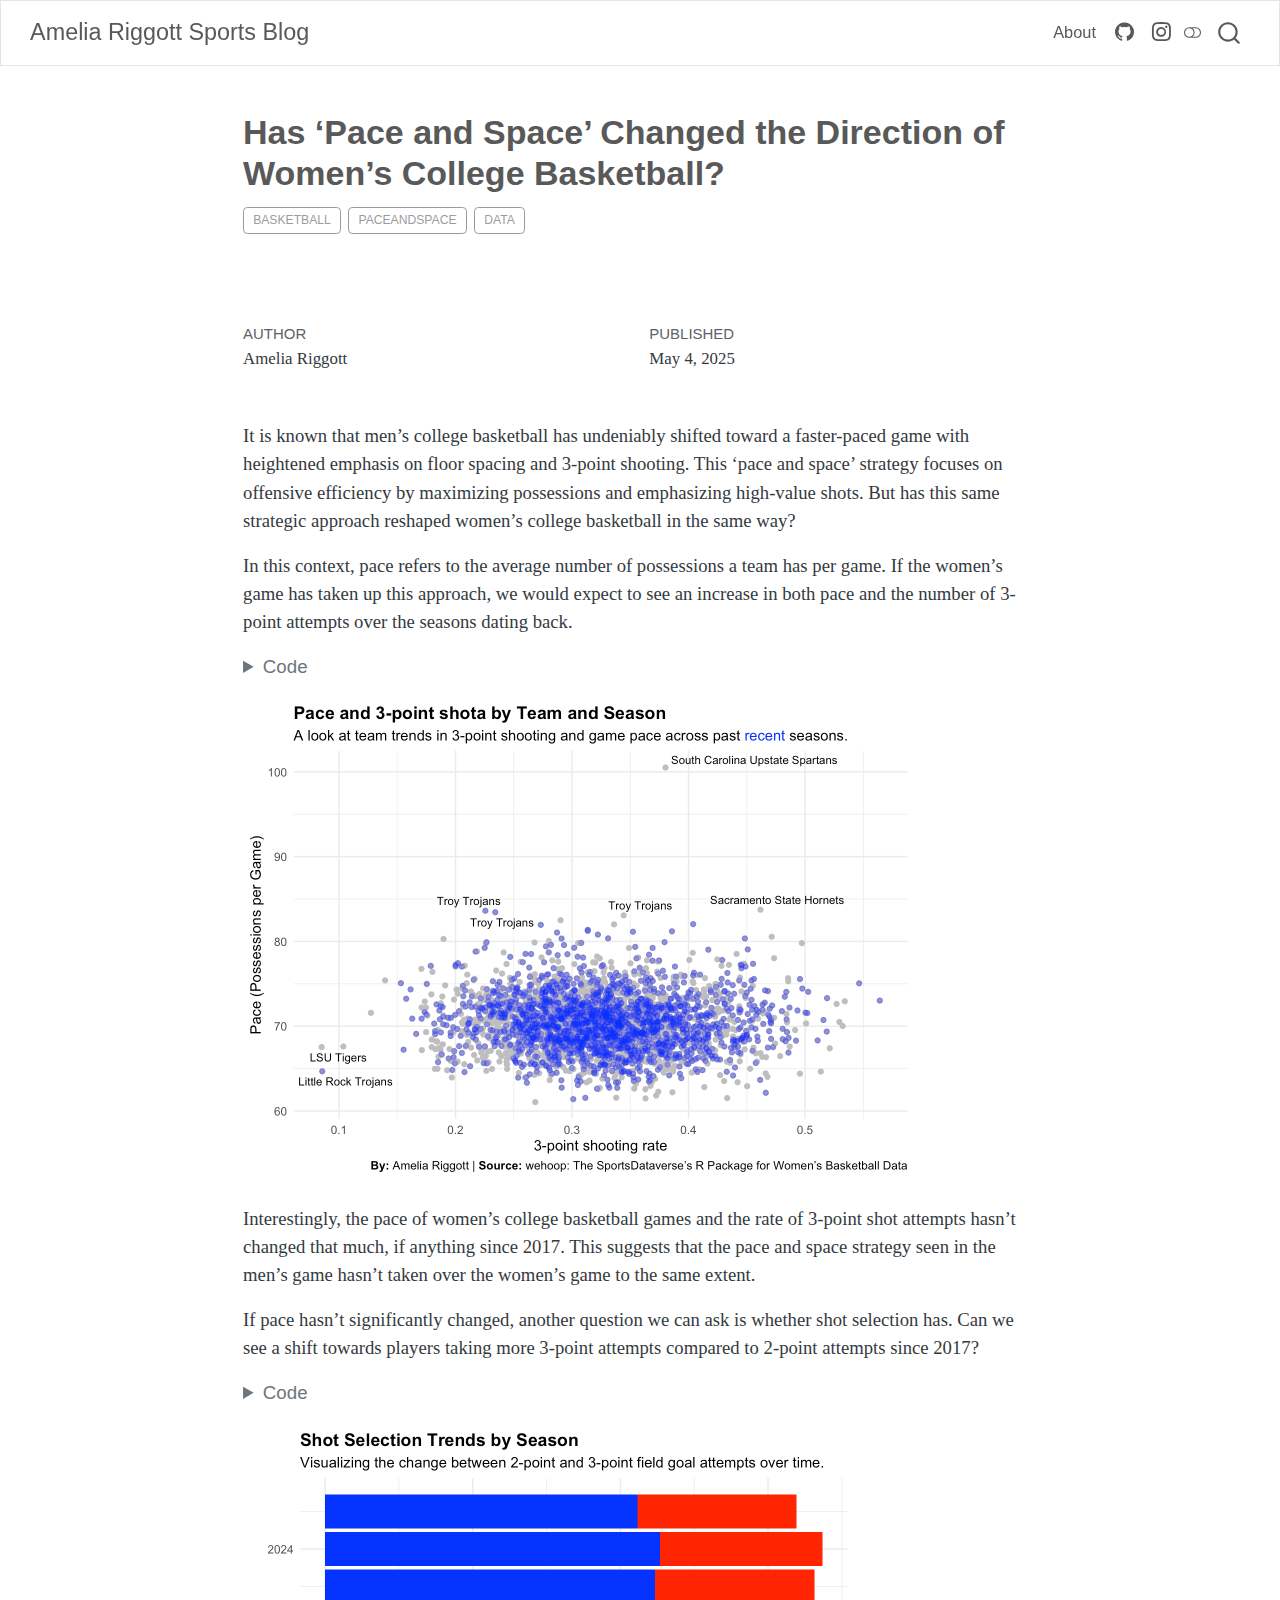
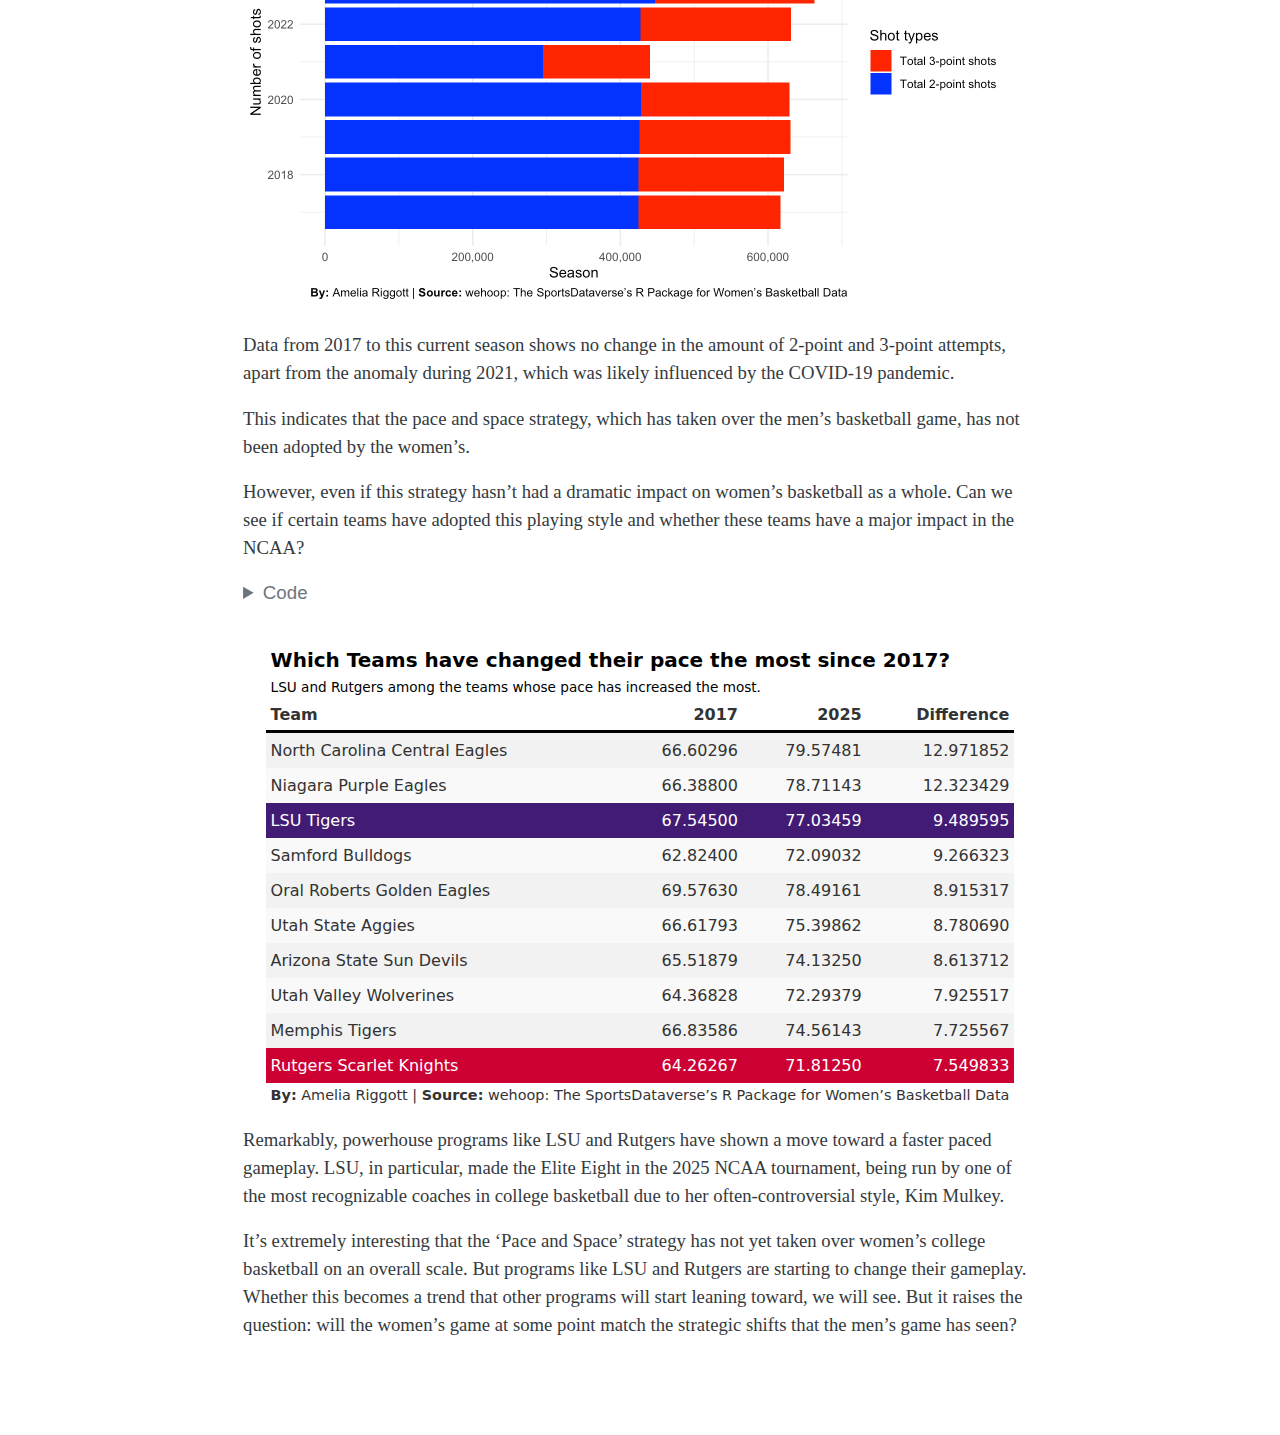
<file: posts/ncaa-womens-basketball-space-pace/index.html>
<!DOCTYPE html>
<html xmlns="http://www.w3.org/1999/xhtml" lang="en" xml:lang="en"><head>

<meta charset="utf-8">
<meta name="generator" content="quarto-1.6.42">

<meta name="viewport" content="width=device-width, initial-scale=1.0, user-scalable=yes">

<meta name="author" content="Amelia Riggott">
<meta name="dcterms.date" content="2025-05-04">

<title>Has ‘Pace and Space’ Changed the Direction of Women’s College Basketball? – Amelia Riggott Sports Blog</title>
<style>
code{white-space: pre-wrap;}
span.smallcaps{font-variant: small-caps;}
div.columns{display: flex; gap: min(4vw, 1.5em);}
div.column{flex: auto; overflow-x: auto;}
div.hanging-indent{margin-left: 1.5em; text-indent: -1.5em;}
ul.task-list{list-style: none;}
ul.task-list li input[type="checkbox"] {
  width: 0.8em;
  margin: 0 0.8em 0.2em -1em; /* quarto-specific, see https://github.com/quarto-dev/quarto-cli/issues/4556 */ 
  vertical-align: middle;
}
/* CSS for syntax highlighting */
pre > code.sourceCode { white-space: pre; position: relative; }
pre > code.sourceCode > span { line-height: 1.25; }
pre > code.sourceCode > span:empty { height: 1.2em; }
.sourceCode { overflow: visible; }
code.sourceCode > span { color: inherit; text-decoration: inherit; }
div.sourceCode { margin: 1em 0; }
pre.sourceCode { margin: 0; }
@media screen {
div.sourceCode { overflow: auto; }
}
@media print {
pre > code.sourceCode { white-space: pre-wrap; }
pre > code.sourceCode > span { display: inline-block; text-indent: -5em; padding-left: 5em; }
}
pre.numberSource code
  { counter-reset: source-line 0; }
pre.numberSource code > span
  { position: relative; left: -4em; counter-increment: source-line; }
pre.numberSource code > span > a:first-child::before
  { content: counter(source-line);
    position: relative; left: -1em; text-align: right; vertical-align: baseline;
    border: none; display: inline-block;
    -webkit-touch-callout: none; -webkit-user-select: none;
    -khtml-user-select: none; -moz-user-select: none;
    -ms-user-select: none; user-select: none;
    padding: 0 4px; width: 4em;
  }
pre.numberSource { margin-left: 3em;  padding-left: 4px; }
div.sourceCode
  {   }
@media screen {
pre > code.sourceCode > span > a:first-child::before { text-decoration: underline; }
}
</style>


<script src="../../site_libs/quarto-nav/quarto-nav.js"></script>
<script src="../../site_libs/quarto-nav/headroom.min.js"></script>
<script src="../../site_libs/clipboard/clipboard.min.js"></script>
<script src="../../site_libs/quarto-search/autocomplete.umd.js"></script>
<script src="../../site_libs/quarto-search/fuse.min.js"></script>
<script src="../../site_libs/quarto-search/quarto-search.js"></script>
<meta name="quarto:offset" content="../../">
<script src="../../site_libs/quarto-html/quarto.js"></script>
<script src="../../site_libs/quarto-html/popper.min.js"></script>
<script src="../../site_libs/quarto-html/tippy.umd.min.js"></script>
<script src="../../site_libs/quarto-html/anchor.min.js"></script>
<link href="../../site_libs/quarto-html/tippy.css" rel="stylesheet">
<link href="../../site_libs/quarto-html/quarto-syntax-highlighting-2f5df379a58b258e96c21c0638c20c03.css" rel="stylesheet" class="quarto-color-scheme" id="quarto-text-highlighting-styles">
<link href="../../site_libs/quarto-html/quarto-syntax-highlighting-dark-b53751a350365c71b6c909e95f209ed1.css" rel="prefetch" class="quarto-color-scheme quarto-color-alternate" id="quarto-text-highlighting-styles">
<script src="../../site_libs/bootstrap/bootstrap.min.js"></script>
<link href="../../site_libs/bootstrap/bootstrap-icons.css" rel="stylesheet">
<link href="../../site_libs/bootstrap/bootstrap-d045e70ebd9269c25e164ecdb4898f56.min.css" rel="stylesheet" append-hash="true" class="quarto-color-scheme" id="quarto-bootstrap" data-mode="light">
<link href="../../site_libs/bootstrap/bootstrap-dark-fc69c27516b785ffb5db61c6a6e66aa6.min.css" rel="prefetch" append-hash="true" class="quarto-color-scheme quarto-color-alternate" id="quarto-bootstrap" data-mode="dark">
<script id="quarto-search-options" type="application/json">{
  "location": "navbar",
  "copy-button": false,
  "collapse-after": 3,
  "panel-placement": "end",
  "type": "overlay",
  "limit": 50,
  "keyboard-shortcut": [
    "f",
    "/",
    "s"
  ],
  "show-item-context": false,
  "language": {
    "search-no-results-text": "No results",
    "search-matching-documents-text": "matching documents",
    "search-copy-link-title": "Copy link to search",
    "search-hide-matches-text": "Hide additional matches",
    "search-more-match-text": "more match in this document",
    "search-more-matches-text": "more matches in this document",
    "search-clear-button-title": "Clear",
    "search-text-placeholder": "",
    "search-detached-cancel-button-title": "Cancel",
    "search-submit-button-title": "Submit",
    "search-label": "Search"
  }
}</script>


<link rel="stylesheet" href="../../styles.css">
</head>

<body class="nav-fixed fullcontent">

<div id="quarto-search-results"></div>
  <header id="quarto-header" class="headroom fixed-top quarto-banner">
    <nav class="navbar navbar-expand-lg " data-bs-theme="dark">
      <div class="navbar-container container-fluid">
      <div class="navbar-brand-container mx-auto">
    <a class="navbar-brand" href="../../index.html">
    <span class="navbar-title">Amelia Riggott Sports Blog</span>
    </a>
  </div>
            <div id="quarto-search" class="" title="Search"></div>
          <button class="navbar-toggler" type="button" data-bs-toggle="collapse" data-bs-target="#navbarCollapse" aria-controls="navbarCollapse" role="menu" aria-expanded="false" aria-label="Toggle navigation" onclick="if (window.quartoToggleHeadroom) { window.quartoToggleHeadroom(); }">
  <span class="navbar-toggler-icon"></span>
</button>
          <div class="collapse navbar-collapse" id="navbarCollapse">
            <ul class="navbar-nav navbar-nav-scroll ms-auto">
  <li class="nav-item">
    <a class="nav-link" href="../../about.html"> 
<span class="menu-text">About</span></a>
  </li>  
  <li class="nav-item compact">
    <a class="nav-link" href="https://github.com/ameliariggott"> <i class="bi bi-github" role="img">
</i> 
<span class="menu-text"></span></a>
  </li>  
  <li class="nav-item compact">
    <a class="nav-link" href="https://instagram.com/amelia.riggott"> <i class="bi bi-instagram" role="img">
</i> 
<span class="menu-text"></span></a>
  </li>  
</ul>
          </div> <!-- /navcollapse -->
            <div class="quarto-navbar-tools">
  <a href="" class="quarto-color-scheme-toggle quarto-navigation-tool  px-1" onclick="window.quartoToggleColorScheme(); return false;" title="Toggle dark mode"><i class="bi"></i></a>
</div>
      </div> <!-- /container-fluid -->
    </nav>
</header>
<!-- content -->
<header id="title-block-header" class="quarto-title-block default page-columns page-full">
  <div class="quarto-title-banner page-columns page-full">
    <div class="quarto-title column-body">
      <h1 class="title">Has ‘Pace and Space’ Changed the Direction of Women’s College Basketball?</h1>
                                <div class="quarto-categories">
                <div class="quarto-category">basketball</div>
                <div class="quarto-category">paceandspace</div>
                <div class="quarto-category">data</div>
              </div>
                  </div>
  </div>
    
  
  <div class="quarto-title-meta">

      <div>
      <div class="quarto-title-meta-heading">Author</div>
      <div class="quarto-title-meta-contents">
               <p>Amelia Riggott </p>
            </div>
    </div>
      
      <div>
      <div class="quarto-title-meta-heading">Published</div>
      <div class="quarto-title-meta-contents">
        <p class="date">May 4, 2025</p>
      </div>
    </div>
    
      
    </div>
    
  
  </header><div id="quarto-content" class="quarto-container page-columns page-rows-contents page-layout-article page-navbar">
<!-- sidebar -->
<!-- margin-sidebar -->
    
<!-- main -->
<main class="content quarto-banner-title-block" id="quarto-document-content">





<p>It is known that men’s college basketball has undeniably shifted toward a faster-paced game with heightened emphasis on floor spacing and 3-point shooting. This ‘pace and space’ strategy focuses on offensive efficiency by maximizing possessions and emphasizing high-value shots. But has this same strategic approach reshaped women’s college basketball in the same way?</p>
<p>In this context, pace refers to the average number of possessions a team has per game. If the women’s game has taken up this approach, we would expect to see an increase in both pace and the number of 3-point attempts over the seasons dating back.</p>
<div class="cell">
<details class="code-fold">
<summary>Code</summary>
<div class="sourceCode cell-code" id="cb1"><pre class="sourceCode r code-with-copy"><code class="sourceCode r"><span id="cb1-1"><a href="#cb1-1" aria-hidden="true" tabindex="-1"></a><span class="fu">library</span>(tidyverse)</span>
<span id="cb1-2"><a href="#cb1-2" aria-hidden="true" tabindex="-1"></a><span class="fu">library</span>(wehoop)</span>
<span id="cb1-3"><a href="#cb1-3" aria-hidden="true" tabindex="-1"></a><span class="fu">library</span>(dplyr)</span>
<span id="cb1-4"><a href="#cb1-4" aria-hidden="true" tabindex="-1"></a><span class="fu">library</span>(ggrepel)</span>
<span id="cb1-5"><a href="#cb1-5" aria-hidden="true" tabindex="-1"></a><span class="fu">library</span>(gt)</span>
<span id="cb1-6"><a href="#cb1-6" aria-hidden="true" tabindex="-1"></a><span class="fu">library</span>(scales)</span>
<span id="cb1-7"><a href="#cb1-7" aria-hidden="true" tabindex="-1"></a><span class="fu">library</span>(ggtext)</span>
<span id="cb1-8"><a href="#cb1-8" aria-hidden="true" tabindex="-1"></a></span>
<span id="cb1-9"><a href="#cb1-9" aria-hidden="true" tabindex="-1"></a>work <span class="ot">&lt;-</span> <span class="fu">read_csv</span>(<span class="st">"data/test copy.csv"</span>)</span>
<span id="cb1-10"><a href="#cb1-10" aria-hidden="true" tabindex="-1"></a></span>
<span id="cb1-11"><a href="#cb1-11" aria-hidden="true" tabindex="-1"></a>gamesplayed2 <span class="ot">&lt;-</span> work <span class="sc">|&gt;</span> </span>
<span id="cb1-12"><a href="#cb1-12" aria-hidden="true" tabindex="-1"></a>  <span class="fu">group_by</span>(team_display_name, season) <span class="sc">|&gt;</span> </span>
<span id="cb1-13"><a href="#cb1-13" aria-hidden="true" tabindex="-1"></a>  <span class="fu">summarise</span>(<span class="at">games_played =</span> <span class="fu">n</span>(), </span>
<span id="cb1-14"><a href="#cb1-14" aria-hidden="true" tabindex="-1"></a>    <span class="at">total_shots =</span> <span class="fu">sum</span>(field_goals_attempted, <span class="at">na.rm =</span> <span class="cn">TRUE</span>),</span>
<span id="cb1-15"><a href="#cb1-15" aria-hidden="true" tabindex="-1"></a>    <span class="at">total_3pt_attempts =</span> <span class="fu">sum</span>(three_point_field_goals_attempted, <span class="at">na.rm =</span> <span class="cn">TRUE</span>),</span>
<span id="cb1-16"><a href="#cb1-16" aria-hidden="true" tabindex="-1"></a>    <span class="at">total_3pt_made =</span> <span class="fu">sum</span>(three_point_field_goals_made, <span class="at">na.rm =</span> <span class="cn">TRUE</span>), </span>
<span id="cb1-17"><a href="#cb1-17" aria-hidden="true" tabindex="-1"></a>    <span class="at">field_g_att =</span> <span class="fu">sum</span>(field_goals_attempted, <span class="at">na.rm =</span> <span class="cn">TRUE</span>),</span>
<span id="cb1-18"><a href="#cb1-18" aria-hidden="true" tabindex="-1"></a>    <span class="at">field_t_att =</span> <span class="fu">sum</span>(free_throws_attempted, <span class="at">na.rm =</span> <span class="cn">TRUE</span>),</span>
<span id="cb1-19"><a href="#cb1-19" aria-hidden="true" tabindex="-1"></a>    <span class="at">offensive_rebounds =</span> <span class="fu">sum</span>(offensive_rebounds, <span class="at">na.rm =</span> <span class="cn">TRUE</span>),</span>
<span id="cb1-20"><a href="#cb1-20" aria-hidden="true" tabindex="-1"></a>    <span class="at">turnovers =</span> <span class="fu">sum</span>(turnovers, <span class="at">na.rm =</span> <span class="cn">TRUE</span>)</span>
<span id="cb1-21"><a href="#cb1-21" aria-hidden="true" tabindex="-1"></a>  ) <span class="sc">|&gt;</span> </span>
<span id="cb1-22"><a href="#cb1-22" aria-hidden="true" tabindex="-1"></a>  <span class="fu">mutate</span>(</span>
<span id="cb1-23"><a href="#cb1-23" aria-hidden="true" tabindex="-1"></a>    <span class="at">possessions =</span> field_g_att <span class="sc">+</span> <span class="fl">0.44</span> <span class="sc">*</span> field_t_att <span class="sc">-</span> offensive_rebounds <span class="sc">+</span> turnovers,</span>
<span id="cb1-24"><a href="#cb1-24" aria-hidden="true" tabindex="-1"></a>    <span class="at">pace =</span> possessions <span class="sc">/</span> games_played, </span>
<span id="cb1-25"><a href="#cb1-25" aria-hidden="true" tabindex="-1"></a>    <span class="at">space =</span> total_3pt_attempts <span class="sc">/</span> total_shots</span>
<span id="cb1-26"><a href="#cb1-26" aria-hidden="true" tabindex="-1"></a>  ) <span class="sc">|&gt;</span></span>
<span id="cb1-27"><a href="#cb1-27" aria-hidden="true" tabindex="-1"></a>    <span class="fu">filter</span>(games_played <span class="sc">&gt;</span><span class="dv">10</span>) <span class="sc">|&gt;</span></span>
<span id="cb1-28"><a href="#cb1-28" aria-hidden="true" tabindex="-1"></a>      <span class="fu">ungroup</span>()</span>
<span id="cb1-29"><a href="#cb1-29" aria-hidden="true" tabindex="-1"></a></span>
<span id="cb1-30"><a href="#cb1-30" aria-hidden="true" tabindex="-1"></a></span>
<span id="cb1-31"><a href="#cb1-31" aria-hidden="true" tabindex="-1"></a>recent_seasons <span class="ot">&lt;-</span> gamesplayed2 <span class="sc">|&gt;</span> <span class="fu">filter</span>(season <span class="sc">&gt;</span> <span class="dv">2020</span>)</span>
<span id="cb1-32"><a href="#cb1-32" aria-hidden="true" tabindex="-1"></a></span>
<span id="cb1-33"><a href="#cb1-33" aria-hidden="true" tabindex="-1"></a><span class="fu">ggplot</span>() <span class="sc">+</span> </span>
<span id="cb1-34"><a href="#cb1-34" aria-hidden="true" tabindex="-1"></a>  <span class="fu">geom_point</span>(<span class="at">data=</span>gamesplayed2, <span class="fu">aes</span>(<span class="at">x=</span>space, <span class="at">y=</span>pace), <span class="at">color=</span><span class="st">"grey"</span>) <span class="sc">+</span></span>
<span id="cb1-35"><a href="#cb1-35" aria-hidden="true" tabindex="-1"></a>  <span class="fu">geom_point</span>(<span class="at">data=</span>recent_seasons, <span class="fu">aes</span>(<span class="at">x=</span>space, <span class="at">y=</span>pace), <span class="at">color=</span><span class="st">"blue"</span>, <span class="at">alpha=</span>.<span class="dv">3</span>) <span class="sc">+</span>   </span>
<span id="cb1-36"><a href="#cb1-36" aria-hidden="true" tabindex="-1"></a>  <span class="fu">geom_text_repel</span>(<span class="at">data=</span>gamesplayed2, <span class="fu">aes</span>(<span class="at">x=</span>space, <span class="at">y=</span>pace, <span class="at">label=</span>team_display_name), <span class="at">size=</span><span class="dv">3</span>) <span class="sc">+</span></span>
<span id="cb1-37"><a href="#cb1-37" aria-hidden="true" tabindex="-1"></a>  <span class="fu">labs</span>(</span>
<span id="cb1-38"><a href="#cb1-38" aria-hidden="true" tabindex="-1"></a>    <span class="at">title =</span> <span class="st">"Pace and 3-point shota by Team and Season"</span>,</span>
<span id="cb1-39"><a href="#cb1-39" aria-hidden="true" tabindex="-1"></a>    <span class="at">subtitle =</span> <span class="st">"A look at team trends in 3-point shooting and game pace across past &lt;span style='color:blue;'&gt;recent&lt;/span&gt; seasons."</span>,</span>
<span id="cb1-40"><a href="#cb1-40" aria-hidden="true" tabindex="-1"></a>    <span class="at">x =</span> <span class="st">"3-point shooting rate"</span>,</span>
<span id="cb1-41"><a href="#cb1-41" aria-hidden="true" tabindex="-1"></a>    <span class="at">y =</span> <span class="st">"Pace (Possessions per Game)"</span>,</span>
<span id="cb1-42"><a href="#cb1-42" aria-hidden="true" tabindex="-1"></a>    <span class="at">color =</span> <span class="st">"Season"</span>, </span>
<span id="cb1-43"><a href="#cb1-43" aria-hidden="true" tabindex="-1"></a>    <span class="at">caption =</span> (<span class="st">"**By:** Amelia Riggott | **Source:** wehoop: The SportsDataverse's R Package for Women's Basketball Data"</span>)</span>
<span id="cb1-44"><a href="#cb1-44" aria-hidden="true" tabindex="-1"></a>  ) <span class="sc">+</span> </span>
<span id="cb1-45"><a href="#cb1-45" aria-hidden="true" tabindex="-1"></a>  <span class="fu">theme_minimal</span>() <span class="sc">+</span> </span>
<span id="cb1-46"><a href="#cb1-46" aria-hidden="true" tabindex="-1"></a>  <span class="fu">theme</span>(</span>
<span id="cb1-47"><a href="#cb1-47" aria-hidden="true" tabindex="-1"></a>    <span class="at">plot.title =</span> <span class="fu">element_text</span>(<span class="at">face =</span> <span class="st">"bold"</span>),</span>
<span id="cb1-48"><a href="#cb1-48" aria-hidden="true" tabindex="-1"></a>    <span class="at">plot.subtitle =</span> <span class="fu">element_markdown</span>(),</span>
<span id="cb1-49"><a href="#cb1-49" aria-hidden="true" tabindex="-1"></a>    <span class="at">plot.caption =</span> <span class="fu">element_markdown</span>()</span>
<span id="cb1-50"><a href="#cb1-50" aria-hidden="true" tabindex="-1"></a>  )</span></code><button title="Copy to Clipboard" class="code-copy-button"><i class="bi"></i></button></pre></div>
</details>
<div class="cell-output-display">
<div>
<figure class="figure">
<p><img src="index_files/figure-html/unnamed-chunk-1-1.png" class="img-fluid figure-img" width="672"></p>
</figure>
</div>
</div>
</div>
<p>Interestingly, the pace of women’s college basketball games and the rate of 3-point shot attempts hasn’t changed that much, if anything since 2017. This suggests that the pace and space strategy seen in the men’s game hasn’t taken over the women’s game to the same extent.</p>
<p>If pace hasn’t significantly changed, another question we can ask is whether shot selection has. Can we see a shift towards players taking more 3-point attempts compared to 2-point attempts since 2017?</p>
<div class="cell">
<details class="code-fold">
<summary>Code</summary>
<div class="sourceCode cell-code" id="cb2"><pre class="sourceCode r code-with-copy"><code class="sourceCode r"><span id="cb2-1"><a href="#cb2-1" aria-hidden="true" tabindex="-1"></a>two_point_attempts <span class="ot">&lt;-</span> gamesplayed2 <span class="sc">|&gt;</span> </span>
<span id="cb2-2"><a href="#cb2-2" aria-hidden="true" tabindex="-1"></a>  <span class="fu">mutate</span>(</span>
<span id="cb2-3"><a href="#cb2-3" aria-hidden="true" tabindex="-1"></a>    <span class="at">two_point_att =</span> field_g_att <span class="sc">-</span> total_3pt_attempts) <span class="sc">|&gt;</span></span>
<span id="cb2-4"><a href="#cb2-4" aria-hidden="true" tabindex="-1"></a>  <span class="fu">select</span>(season, two_point_att, total_3pt_attempts) <span class="sc">|&gt;</span></span>
<span id="cb2-5"><a href="#cb2-5" aria-hidden="true" tabindex="-1"></a>  <span class="fu">group_by</span>(season) <span class="sc">|&gt;</span> </span>
<span id="cb2-6"><a href="#cb2-6" aria-hidden="true" tabindex="-1"></a>  <span class="fu">summarise</span>(</span>
<span id="cb2-7"><a href="#cb2-7" aria-hidden="true" tabindex="-1"></a>    <span class="at">two_point_att =</span> <span class="fu">sum</span>(two_point_att, <span class="at">na.rm =</span> <span class="cn">TRUE</span>), </span>
<span id="cb2-8"><a href="#cb2-8" aria-hidden="true" tabindex="-1"></a>    <span class="at">total_3pt_attempts =</span> <span class="fu">sum</span>(total_3pt_attempts, <span class="at">na.rm =</span> <span class="cn">TRUE</span>)) <span class="sc">|&gt;</span> </span>
<span id="cb2-9"><a href="#cb2-9" aria-hidden="true" tabindex="-1"></a>  <span class="fu">ungroup</span>() <span class="sc">|&gt;</span></span>
<span id="cb2-10"><a href="#cb2-10" aria-hidden="true" tabindex="-1"></a>  <span class="fu">pivot_longer</span>(</span>
<span id="cb2-11"><a href="#cb2-11" aria-hidden="true" tabindex="-1"></a>    <span class="at">cols =</span> <span class="sc">-</span>season, </span>
<span id="cb2-12"><a href="#cb2-12" aria-hidden="true" tabindex="-1"></a>    <span class="at">names_to =</span> <span class="st">"Type"</span>,</span>
<span id="cb2-13"><a href="#cb2-13" aria-hidden="true" tabindex="-1"></a>    <span class="at">values_to =</span> <span class="st">"Total"</span></span>
<span id="cb2-14"><a href="#cb2-14" aria-hidden="true" tabindex="-1"></a>    )</span>
<span id="cb2-15"><a href="#cb2-15" aria-hidden="true" tabindex="-1"></a></span>
<span id="cb2-16"><a href="#cb2-16" aria-hidden="true" tabindex="-1"></a><span class="fu">ggplot</span>()<span class="sc">+</span></span>
<span id="cb2-17"><a href="#cb2-17" aria-hidden="true" tabindex="-1"></a>  <span class="fu">geom_bar</span>(<span class="at">data=</span>two_point_attempts, <span class="fu">aes</span>(<span class="at">x=</span>season, <span class="at">weight=</span>Total, <span class="at">fill=</span>Type)) <span class="sc">+</span> </span>
<span id="cb2-18"><a href="#cb2-18" aria-hidden="true" tabindex="-1"></a>  <span class="fu">scale_y_continuous</span>(<span class="at">labels=</span>comma) <span class="sc">+</span></span>
<span id="cb2-19"><a href="#cb2-19" aria-hidden="true" tabindex="-1"></a>  <span class="fu">scale_fill_manual</span>(<span class="at">values =</span> <span class="fu">c</span>(<span class="st">"red"</span>, <span class="st">"blue"</span>), <span class="at">labels =</span> <span class="fu">c</span>(<span class="st">"Total 3-point shots"</span>, <span class="st">"Total 2-point shots"</span>), <span class="at">name=</span><span class="st">"Shot types"</span>) <span class="sc">+</span> </span>
<span id="cb2-20"><a href="#cb2-20" aria-hidden="true" tabindex="-1"></a>  <span class="fu">coord_flip</span>() <span class="sc">+</span> </span>
<span id="cb2-21"><a href="#cb2-21" aria-hidden="true" tabindex="-1"></a><span class="fu">theme_minimal</span>() <span class="sc">+</span> </span>
<span id="cb2-22"><a href="#cb2-22" aria-hidden="true" tabindex="-1"></a>    <span class="fu">labs</span>(</span>
<span id="cb2-23"><a href="#cb2-23" aria-hidden="true" tabindex="-1"></a>    <span class="at">title =</span> <span class="st">"Shot Selection Trends by Season"</span>,</span>
<span id="cb2-24"><a href="#cb2-24" aria-hidden="true" tabindex="-1"></a>    <span class="at">subtitle =</span> <span class="st">"Visualizing the change between 2-point and 3-point field goal attempts over time."</span>,</span>
<span id="cb2-25"><a href="#cb2-25" aria-hidden="true" tabindex="-1"></a>    <span class="at">x =</span> <span class="st">"Number of shots"</span>,</span>
<span id="cb2-26"><a href="#cb2-26" aria-hidden="true" tabindex="-1"></a>    <span class="at">y =</span> <span class="st">"Season"</span>,</span>
<span id="cb2-27"><a href="#cb2-27" aria-hidden="true" tabindex="-1"></a>    <span class="at">caption =</span> <span class="st">"**By:** Amelia Riggott | **Source:** wehoop: The SportsDataverse's R Package for Women's Basketball Data"</span>) <span class="sc">+</span> </span>
<span id="cb2-28"><a href="#cb2-28" aria-hidden="true" tabindex="-1"></a>    <span class="fu">theme</span>(</span>
<span id="cb2-29"><a href="#cb2-29" aria-hidden="true" tabindex="-1"></a>    <span class="at">plot.title =</span> <span class="fu">element_text</span>(<span class="at">face =</span> <span class="st">"bold"</span>), </span>
<span id="cb2-30"><a href="#cb2-30" aria-hidden="true" tabindex="-1"></a>    <span class="at">plot.caption =</span> <span class="fu">element_markdown</span>()</span>
<span id="cb2-31"><a href="#cb2-31" aria-hidden="true" tabindex="-1"></a>    )</span></code><button title="Copy to Clipboard" class="code-copy-button"><i class="bi"></i></button></pre></div>
</details>
<div class="cell-output-display">
<div>
<figure class="figure">
<p><img src="index_files/figure-html/unnamed-chunk-2-1.png" class="img-fluid figure-img" width="768"></p>
</figure>
</div>
</div>
</div>
<p>Data from 2017 to this current season shows no change in the amount of 2-point and 3-point attempts, apart from the anomaly during 2021, which was likely influenced by the COVID-19 pandemic.</p>
<p>This indicates that the pace and space strategy, which has taken over the men’s basketball game, has not been adopted by the women’s.</p>
<p>However, even if this strategy hasn’t had a dramatic impact on women’s basketball as a whole. Can we see if certain teams have adopted this playing style and whether these teams have a major impact in the NCAA?</p>
<div class="cell">
<details class="code-fold">
<summary>Code</summary>
<div class="sourceCode cell-code" id="cb3"><pre class="sourceCode r code-with-copy"><code class="sourceCode r"><span id="cb3-1"><a href="#cb3-1" aria-hidden="true" tabindex="-1"></a>teams <span class="ot">&lt;-</span> gamesplayed2 <span class="sc">|&gt;</span> </span>
<span id="cb3-2"><a href="#cb3-2" aria-hidden="true" tabindex="-1"></a>  <span class="fu">select</span>(season, team_display_name, pace) <span class="sc">|&gt;</span> </span>
<span id="cb3-3"><a href="#cb3-3" aria-hidden="true" tabindex="-1"></a>  <span class="fu">filter</span>(season <span class="sc">==</span> <span class="dv">2017</span> <span class="sc">|</span> season <span class="sc">==</span> <span class="dv">2025</span>) <span class="sc">|&gt;</span></span>
<span id="cb3-4"><a href="#cb3-4" aria-hidden="true" tabindex="-1"></a>  <span class="fu">pivot_wider</span>(</span>
<span id="cb3-5"><a href="#cb3-5" aria-hidden="true" tabindex="-1"></a>    <span class="at">names_from =</span> season, </span>
<span id="cb3-6"><a href="#cb3-6" aria-hidden="true" tabindex="-1"></a>    <span class="at">values_from =</span> pace</span>
<span id="cb3-7"><a href="#cb3-7" aria-hidden="true" tabindex="-1"></a>  ) <span class="sc">|&gt;</span> </span>
<span id="cb3-8"><a href="#cb3-8" aria-hidden="true" tabindex="-1"></a>  <span class="fu">mutate</span>(<span class="at">difference =</span> <span class="st">`</span><span class="at">2025</span><span class="st">`</span> <span class="sc">-</span> <span class="st">`</span><span class="at">2017</span><span class="st">`</span>) <span class="sc">|&gt;</span> </span>
<span id="cb3-9"><a href="#cb3-9" aria-hidden="true" tabindex="-1"></a>  <span class="fu">top_n</span>(<span class="dv">10</span>, <span class="at">wt=</span>difference)</span>
<span id="cb3-10"><a href="#cb3-10" aria-hidden="true" tabindex="-1"></a></span>
<span id="cb3-11"><a href="#cb3-11" aria-hidden="true" tabindex="-1"></a>teams <span class="sc">|&gt;</span> </span>
<span id="cb3-12"><a href="#cb3-12" aria-hidden="true" tabindex="-1"></a>  <span class="fu">arrange</span>(<span class="fu">desc</span>(difference)) <span class="sc">|&gt;</span></span>
<span id="cb3-13"><a href="#cb3-13" aria-hidden="true" tabindex="-1"></a>  <span class="fu">gt</span>() <span class="sc">|&gt;</span> </span>
<span id="cb3-14"><a href="#cb3-14" aria-hidden="true" tabindex="-1"></a>  <span class="fu">cols_label</span>(</span>
<span id="cb3-15"><a href="#cb3-15" aria-hidden="true" tabindex="-1"></a>    <span class="at">team_display_name =</span><span class="st">"Team"</span>,</span>
<span id="cb3-16"><a href="#cb3-16" aria-hidden="true" tabindex="-1"></a>    <span class="at">difference =</span> <span class="st">"Difference"</span></span>
<span id="cb3-17"><a href="#cb3-17" aria-hidden="true" tabindex="-1"></a>  ) <span class="sc">|&gt;</span> </span>
<span id="cb3-18"><a href="#cb3-18" aria-hidden="true" tabindex="-1"></a>  <span class="fu">tab_header</span>(</span>
<span id="cb3-19"><a href="#cb3-19" aria-hidden="true" tabindex="-1"></a>    <span class="at">title =</span> <span class="st">"Which Teams have changed their pace the most since 2017?"</span>,</span>
<span id="cb3-20"><a href="#cb3-20" aria-hidden="true" tabindex="-1"></a>    <span class="at">subtitle =</span> <span class="st">"LSU and Rutgers among the teams whose pace has increased the most."</span></span>
<span id="cb3-21"><a href="#cb3-21" aria-hidden="true" tabindex="-1"></a>  ) <span class="sc">|&gt;</span> <span class="fu">tab_style</span>(</span>
<span id="cb3-22"><a href="#cb3-22" aria-hidden="true" tabindex="-1"></a>    <span class="at">style =</span> <span class="fu">cell_text</span>(<span class="at">color =</span> <span class="st">"black"</span>, <span class="at">weight =</span> <span class="st">"bold"</span>, <span class="at">align =</span> <span class="st">"left"</span>),</span>
<span id="cb3-23"><a href="#cb3-23" aria-hidden="true" tabindex="-1"></a>    <span class="at">locations =</span> <span class="fu">cells_title</span>(<span class="st">"title"</span>)</span>
<span id="cb3-24"><a href="#cb3-24" aria-hidden="true" tabindex="-1"></a>  ) <span class="sc">|&gt;</span> <span class="fu">tab_style</span>(</span>
<span id="cb3-25"><a href="#cb3-25" aria-hidden="true" tabindex="-1"></a>    <span class="at">style =</span> <span class="fu">cell_text</span>(<span class="at">color =</span> <span class="st">"black"</span>, <span class="at">align =</span> <span class="st">"left"</span>),</span>
<span id="cb3-26"><a href="#cb3-26" aria-hidden="true" tabindex="-1"></a>    <span class="at">locations =</span> <span class="fu">cells_title</span>(<span class="st">"subtitle"</span>)</span>
<span id="cb3-27"><a href="#cb3-27" aria-hidden="true" tabindex="-1"></a>  ) <span class="sc">|&gt;</span></span>
<span id="cb3-28"><a href="#cb3-28" aria-hidden="true" tabindex="-1"></a>  <span class="fu">tab_source_note</span>(</span>
<span id="cb3-29"><a href="#cb3-29" aria-hidden="true" tabindex="-1"></a>    <span class="at">source_note =</span> <span class="fu">md</span>(<span class="st">"**By:** Amelia Riggott  |  **Source:** wehoop: The SportsDataverse's R Package for Women's Basketball Data"</span>)</span>
<span id="cb3-30"><a href="#cb3-30" aria-hidden="true" tabindex="-1"></a>  ) <span class="sc">|&gt;</span></span>
<span id="cb3-31"><a href="#cb3-31" aria-hidden="true" tabindex="-1"></a>  <span class="fu">tab_style</span>(</span>
<span id="cb3-32"><a href="#cb3-32" aria-hidden="true" tabindex="-1"></a>     <span class="at">locations =</span> <span class="fu">cells_column_labels</span>(<span class="at">columns =</span> <span class="fu">everything</span>()),</span>
<span id="cb3-33"><a href="#cb3-33" aria-hidden="true" tabindex="-1"></a>     <span class="at">style =</span> <span class="fu">list</span>(</span>
<span id="cb3-34"><a href="#cb3-34" aria-hidden="true" tabindex="-1"></a>       <span class="fu">cell_borders</span>(<span class="at">sides =</span> <span class="st">"bottom"</span>, <span class="at">weight =</span> <span class="fu">px</span>(<span class="dv">3</span>)),</span>
<span id="cb3-35"><a href="#cb3-35" aria-hidden="true" tabindex="-1"></a>       <span class="fu">cell_text</span>(<span class="at">weight =</span> <span class="st">"bold"</span>, <span class="at">size=</span><span class="dv">12</span>)</span>
<span id="cb3-36"><a href="#cb3-36" aria-hidden="true" tabindex="-1"></a>     )</span>
<span id="cb3-37"><a href="#cb3-37" aria-hidden="true" tabindex="-1"></a>   ) <span class="sc">|&gt;</span></span>
<span id="cb3-38"><a href="#cb3-38" aria-hidden="true" tabindex="-1"></a>  <span class="fu">opt_row_striping</span>() <span class="sc">|&gt;</span> </span>
<span id="cb3-39"><a href="#cb3-39" aria-hidden="true" tabindex="-1"></a>  <span class="fu">opt_table_lines</span>(<span class="st">"none"</span>) <span class="sc">|&gt;</span></span>
<span id="cb3-40"><a href="#cb3-40" aria-hidden="true" tabindex="-1"></a>  <span class="fu">tab_style</span>(</span>
<span id="cb3-41"><a href="#cb3-41" aria-hidden="true" tabindex="-1"></a>    <span class="at">style =</span> <span class="fu">list</span>(</span>
<span id="cb3-42"><a href="#cb3-42" aria-hidden="true" tabindex="-1"></a>      <span class="fu">cell_fill</span>(<span class="at">color =</span> <span class="st">"#461D7C"</span>),</span>
<span id="cb3-43"><a href="#cb3-43" aria-hidden="true" tabindex="-1"></a>      <span class="fu">cell_text</span>(<span class="at">color =</span> <span class="st">"white"</span>)</span>
<span id="cb3-44"><a href="#cb3-44" aria-hidden="true" tabindex="-1"></a>      ),</span>
<span id="cb3-45"><a href="#cb3-45" aria-hidden="true" tabindex="-1"></a>    <span class="at">locations =</span> <span class="fu">cells_body</span>(</span>
<span id="cb3-46"><a href="#cb3-46" aria-hidden="true" tabindex="-1"></a>      <span class="at">rows =</span> team_display_name <span class="sc">==</span> <span class="st">"LSU Tigers"</span>)</span>
<span id="cb3-47"><a href="#cb3-47" aria-hidden="true" tabindex="-1"></a>    ) <span class="sc">|&gt;</span> </span>
<span id="cb3-48"><a href="#cb3-48" aria-hidden="true" tabindex="-1"></a>  <span class="fu">tab_style</span>(</span>
<span id="cb3-49"><a href="#cb3-49" aria-hidden="true" tabindex="-1"></a>    <span class="at">style =</span> <span class="fu">list</span>(</span>
<span id="cb3-50"><a href="#cb3-50" aria-hidden="true" tabindex="-1"></a>      <span class="fu">cell_fill</span>(<span class="at">color =</span> <span class="st">"#CC0033"</span>), </span>
<span id="cb3-51"><a href="#cb3-51" aria-hidden="true" tabindex="-1"></a>      <span class="fu">cell_text</span>(<span class="at">color =</span> <span class="st">"white"</span>)</span>
<span id="cb3-52"><a href="#cb3-52" aria-hidden="true" tabindex="-1"></a>    ), </span>
<span id="cb3-53"><a href="#cb3-53" aria-hidden="true" tabindex="-1"></a>    <span class="at">locations =</span> <span class="fu">cells_body</span>(</span>
<span id="cb3-54"><a href="#cb3-54" aria-hidden="true" tabindex="-1"></a>      <span class="at">rows =</span> team_display_name <span class="sc">==</span> <span class="st">"Rutgers Scarlet Knights"</span>)</span>
<span id="cb3-55"><a href="#cb3-55" aria-hidden="true" tabindex="-1"></a>  )</span></code><button title="Copy to Clipboard" class="code-copy-button"><i class="bi"></i></button></pre></div>
</details>
<div class="cell-output-display">
<div id="eeylhrmynh" style="padding-left:0px;padding-right:0px;padding-top:10px;padding-bottom:10px;overflow-x:auto;overflow-y:auto;width:auto;height:auto;">
<style>#eeylhrmynh table {
  font-family: system-ui, 'Segoe UI', Roboto, Helvetica, Arial, sans-serif, 'Apple Color Emoji', 'Segoe UI Emoji', 'Segoe UI Symbol', 'Noto Color Emoji';
  -webkit-font-smoothing: antialiased;
  -moz-osx-font-smoothing: grayscale;
}

#eeylhrmynh thead, #eeylhrmynh tbody, #eeylhrmynh tfoot, #eeylhrmynh tr, #eeylhrmynh td, #eeylhrmynh th {
  border-style: none;
}

#eeylhrmynh p {
  margin: 0;
  padding: 0;
}

#eeylhrmynh .gt_table {
  display: table;
  border-collapse: collapse;
  line-height: normal;
  margin-left: auto;
  margin-right: auto;
  color: #333333;
  font-size: 16px;
  font-weight: normal;
  font-style: normal;
  background-color: #FFFFFF;
  width: auto;
  border-top-style: none;
  border-top-width: 2px;
  border-top-color: #A8A8A8;
  border-right-style: none;
  border-right-width: 2px;
  border-right-color: #D3D3D3;
  border-bottom-style: none;
  border-bottom-width: 2px;
  border-bottom-color: #A8A8A8;
  border-left-style: none;
  border-left-width: 2px;
  border-left-color: #D3D3D3;
}

#eeylhrmynh .gt_caption {
  padding-top: 4px;
  padding-bottom: 4px;
}

#eeylhrmynh .gt_title {
  color: #333333;
  font-size: 125%;
  font-weight: initial;
  padding-top: 4px;
  padding-bottom: 4px;
  padding-left: 5px;
  padding-right: 5px;
  border-bottom-color: #FFFFFF;
  border-bottom-width: 0;
}

#eeylhrmynh .gt_subtitle {
  color: #333333;
  font-size: 85%;
  font-weight: initial;
  padding-top: 3px;
  padding-bottom: 5px;
  padding-left: 5px;
  padding-right: 5px;
  border-top-color: #FFFFFF;
  border-top-width: 0;
}

#eeylhrmynh .gt_heading {
  background-color: #FFFFFF;
  text-align: center;
  border-bottom-color: #FFFFFF;
  border-left-style: none;
  border-left-width: 1px;
  border-left-color: #D3D3D3;
  border-right-style: none;
  border-right-width: 1px;
  border-right-color: #D3D3D3;
}

#eeylhrmynh .gt_bottom_border {
  border-bottom-style: none;
  border-bottom-width: 2px;
  border-bottom-color: #D3D3D3;
}

#eeylhrmynh .gt_col_headings {
  border-top-style: none;
  border-top-width: 2px;
  border-top-color: #D3D3D3;
  border-bottom-style: none;
  border-bottom-width: 2px;
  border-bottom-color: #D3D3D3;
  border-left-style: none;
  border-left-width: 1px;
  border-left-color: #D3D3D3;
  border-right-style: none;
  border-right-width: 1px;
  border-right-color: #D3D3D3;
}

#eeylhrmynh .gt_col_heading {
  color: #333333;
  background-color: #FFFFFF;
  font-size: 100%;
  font-weight: normal;
  text-transform: inherit;
  border-left-style: none;
  border-left-width: 1px;
  border-left-color: #D3D3D3;
  border-right-style: none;
  border-right-width: 1px;
  border-right-color: #D3D3D3;
  vertical-align: bottom;
  padding-top: 5px;
  padding-bottom: 6px;
  padding-left: 5px;
  padding-right: 5px;
  overflow-x: hidden;
}

#eeylhrmynh .gt_column_spanner_outer {
  color: #333333;
  background-color: #FFFFFF;
  font-size: 100%;
  font-weight: normal;
  text-transform: inherit;
  padding-top: 0;
  padding-bottom: 0;
  padding-left: 4px;
  padding-right: 4px;
}

#eeylhrmynh .gt_column_spanner_outer:first-child {
  padding-left: 0;
}

#eeylhrmynh .gt_column_spanner_outer:last-child {
  padding-right: 0;
}

#eeylhrmynh .gt_column_spanner {
  border-bottom-style: none;
  border-bottom-width: 2px;
  border-bottom-color: #D3D3D3;
  vertical-align: bottom;
  padding-top: 5px;
  padding-bottom: 5px;
  overflow-x: hidden;
  display: inline-block;
  width: 100%;
}

#eeylhrmynh .gt_spanner_row {
  border-bottom-style: hidden;
}

#eeylhrmynh .gt_group_heading {
  padding-top: 8px;
  padding-bottom: 8px;
  padding-left: 5px;
  padding-right: 5px;
  color: #333333;
  background-color: #FFFFFF;
  font-size: 100%;
  font-weight: initial;
  text-transform: inherit;
  border-top-style: none;
  border-top-width: 2px;
  border-top-color: #D3D3D3;
  border-bottom-style: none;
  border-bottom-width: 2px;
  border-bottom-color: #D3D3D3;
  border-left-style: none;
  border-left-width: 1px;
  border-left-color: #D3D3D3;
  border-right-style: none;
  border-right-width: 1px;
  border-right-color: #D3D3D3;
  vertical-align: middle;
  text-align: left;
}

#eeylhrmynh .gt_empty_group_heading {
  padding: 0.5px;
  color: #333333;
  background-color: #FFFFFF;
  font-size: 100%;
  font-weight: initial;
  border-top-style: none;
  border-top-width: 2px;
  border-top-color: #D3D3D3;
  border-bottom-style: none;
  border-bottom-width: 2px;
  border-bottom-color: #D3D3D3;
  vertical-align: middle;
}

#eeylhrmynh .gt_from_md > :first-child {
  margin-top: 0;
}

#eeylhrmynh .gt_from_md > :last-child {
  margin-bottom: 0;
}

#eeylhrmynh .gt_row {
  padding-top: 8px;
  padding-bottom: 8px;
  padding-left: 5px;
  padding-right: 5px;
  margin: 10px;
  border-top-style: none;
  border-top-width: 1px;
  border-top-color: #D3D3D3;
  border-left-style: none;
  border-left-width: 1px;
  border-left-color: #D3D3D3;
  border-right-style: none;
  border-right-width: 1px;
  border-right-color: #D3D3D3;
  vertical-align: middle;
  overflow-x: hidden;
}

#eeylhrmynh .gt_stub {
  color: #333333;
  background-color: #FFFFFF;
  font-size: 100%;
  font-weight: initial;
  text-transform: inherit;
  border-right-style: none;
  border-right-width: 2px;
  border-right-color: #D3D3D3;
  padding-left: 5px;
  padding-right: 5px;
}

#eeylhrmynh .gt_stub_row_group {
  color: #333333;
  background-color: #FFFFFF;
  font-size: 100%;
  font-weight: initial;
  text-transform: inherit;
  border-right-style: none;
  border-right-width: 2px;
  border-right-color: #D3D3D3;
  padding-left: 5px;
  padding-right: 5px;
  vertical-align: top;
}

#eeylhrmynh .gt_row_group_first td {
  border-top-width: 2px;
}

#eeylhrmynh .gt_row_group_first th {
  border-top-width: 2px;
}

#eeylhrmynh .gt_summary_row {
  color: #333333;
  background-color: #FFFFFF;
  text-transform: inherit;
  padding-top: 8px;
  padding-bottom: 8px;
  padding-left: 5px;
  padding-right: 5px;
}

#eeylhrmynh .gt_first_summary_row {
  border-top-style: none;
  border-top-color: #D3D3D3;
}

#eeylhrmynh .gt_first_summary_row.thick {
  border-top-width: 2px;
}

#eeylhrmynh .gt_last_summary_row {
  padding-top: 8px;
  padding-bottom: 8px;
  padding-left: 5px;
  padding-right: 5px;
  border-bottom-style: none;
  border-bottom-width: 2px;
  border-bottom-color: #D3D3D3;
}

#eeylhrmynh .gt_grand_summary_row {
  color: #333333;
  background-color: #FFFFFF;
  text-transform: inherit;
  padding-top: 8px;
  padding-bottom: 8px;
  padding-left: 5px;
  padding-right: 5px;
}

#eeylhrmynh .gt_first_grand_summary_row {
  padding-top: 8px;
  padding-bottom: 8px;
  padding-left: 5px;
  padding-right: 5px;
  border-top-style: none;
  border-top-width: 6px;
  border-top-color: #D3D3D3;
}

#eeylhrmynh .gt_last_grand_summary_row_top {
  padding-top: 8px;
  padding-bottom: 8px;
  padding-left: 5px;
  padding-right: 5px;
  border-bottom-style: none;
  border-bottom-width: 6px;
  border-bottom-color: #D3D3D3;
}

#eeylhrmynh .gt_striped {
  background-color: rgba(128, 128, 128, 0.05);
}

#eeylhrmynh .gt_table_body {
  border-top-style: none;
  border-top-width: 2px;
  border-top-color: #D3D3D3;
  border-bottom-style: none;
  border-bottom-width: 2px;
  border-bottom-color: #D3D3D3;
}

#eeylhrmynh .gt_footnotes {
  color: #333333;
  background-color: #FFFFFF;
  border-bottom-style: none;
  border-bottom-width: 2px;
  border-bottom-color: #D3D3D3;
  border-left-style: none;
  border-left-width: 2px;
  border-left-color: #D3D3D3;
  border-right-style: none;
  border-right-width: 2px;
  border-right-color: #D3D3D3;
}

#eeylhrmynh .gt_footnote {
  margin: 0px;
  font-size: 90%;
  padding-top: 4px;
  padding-bottom: 4px;
  padding-left: 5px;
  padding-right: 5px;
}

#eeylhrmynh .gt_sourcenotes {
  color: #333333;
  background-color: #FFFFFF;
  border-bottom-style: none;
  border-bottom-width: 2px;
  border-bottom-color: #D3D3D3;
  border-left-style: none;
  border-left-width: 2px;
  border-left-color: #D3D3D3;
  border-right-style: none;
  border-right-width: 2px;
  border-right-color: #D3D3D3;
}

#eeylhrmynh .gt_sourcenote {
  font-size: 90%;
  padding-top: 4px;
  padding-bottom: 4px;
  padding-left: 5px;
  padding-right: 5px;
}

#eeylhrmynh .gt_left {
  text-align: left;
}

#eeylhrmynh .gt_center {
  text-align: center;
}

#eeylhrmynh .gt_right {
  text-align: right;
  font-variant-numeric: tabular-nums;
}

#eeylhrmynh .gt_font_normal {
  font-weight: normal;
}

#eeylhrmynh .gt_font_bold {
  font-weight: bold;
}

#eeylhrmynh .gt_font_italic {
  font-style: italic;
}

#eeylhrmynh .gt_super {
  font-size: 65%;
}

#eeylhrmynh .gt_footnote_marks {
  font-size: 75%;
  vertical-align: 0.4em;
  position: initial;
}

#eeylhrmynh .gt_asterisk {
  font-size: 100%;
  vertical-align: 0;
}

#eeylhrmynh .gt_indent_1 {
  text-indent: 5px;
}

#eeylhrmynh .gt_indent_2 {
  text-indent: 10px;
}

#eeylhrmynh .gt_indent_3 {
  text-indent: 15px;
}

#eeylhrmynh .gt_indent_4 {
  text-indent: 20px;
}

#eeylhrmynh .gt_indent_5 {
  text-indent: 25px;
}

#eeylhrmynh .katex-display {
  display: inline-flex !important;
  margin-bottom: 0.75em !important;
}

#eeylhrmynh div.Reactable > div.rt-table > div.rt-thead > div.rt-tr.rt-tr-group-header > div.rt-th-group:after {
  height: 0px !important;
}
</style>

<table class="gt_table caption-top table table-sm table-striped small" data-quarto-postprocess="true" data-quarto-disable-processing="false" data-quarto-bootstrap="false">
<thead>
<tr class="gt_heading header">
<th colspan="4" class="gt_heading gt_title gt_font_normal" style="text-align: left; color: #000000; font-weight: bold;">Which Teams have changed their pace the most since 2017?</th>
</tr>
<tr class="gt_heading even">
<th colspan="4" class="gt_heading gt_subtitle gt_font_normal gt_bottom_border" style="text-align: left; color: #000000;">LSU and Rutgers among the teams whose pace has increased the most.</th>
</tr>
<tr class="gt_col_headings header">
<th id="team_display_name" class="gt_col_heading gt_columns_bottom_border gt_left" data-quarto-table-cell-role="th" style="border-bottom-width: 3px; border-bottom-style: solid; border-bottom-color: #000000; font-size: 12; font-weight: bold" scope="col">Team</th>
<th id="a2017" class="gt_col_heading gt_columns_bottom_border gt_right" data-quarto-table-cell-role="th" style="border-bottom-width: 3px; border-bottom-style: solid; border-bottom-color: #000000; font-size: 12; font-weight: bold" scope="col">2017</th>
<th id="a2025" class="gt_col_heading gt_columns_bottom_border gt_right" data-quarto-table-cell-role="th" style="border-bottom-width: 3px; border-bottom-style: solid; border-bottom-color: #000000; font-size: 12; font-weight: bold" scope="col">2025</th>
<th id="difference" class="gt_col_heading gt_columns_bottom_border gt_right" data-quarto-table-cell-role="th" style="border-bottom-width: 3px; border-bottom-style: solid; border-bottom-color: #000000; font-size: 12; font-weight: bold" scope="col">Difference</th>
</tr>
</thead>
<tbody class="gt_table_body">
<tr class="odd">
<td class="gt_row gt_left" headers="team_display_name">North Carolina Central Eagles</td>
<td class="gt_row gt_right" headers="2017">66.60296</td>
<td class="gt_row gt_right" headers="2025">79.57481</td>
<td class="gt_row gt_right" headers="difference">12.971852</td>
</tr>
<tr class="even">
<td class="gt_row gt_left gt_striped" headers="team_display_name">Niagara Purple Eagles</td>
<td class="gt_row gt_right gt_striped" headers="2017">66.38800</td>
<td class="gt_row gt_right gt_striped" headers="2025">78.71143</td>
<td class="gt_row gt_right gt_striped" headers="difference">12.323429</td>
</tr>
<tr class="odd">
<td class="gt_row gt_left" headers="team_display_name" style="background-color: #461D7C; color: #FFFFFF">LSU Tigers</td>
<td class="gt_row gt_right" headers="2017" style="background-color: #461D7C; color: #FFFFFF">67.54500</td>
<td class="gt_row gt_right" headers="2025" style="background-color: #461D7C; color: #FFFFFF">77.03459</td>
<td class="gt_row gt_right" headers="difference" style="background-color: #461D7C; color: #FFFFFF">9.489595</td>
</tr>
<tr class="even">
<td class="gt_row gt_left gt_striped" headers="team_display_name">Samford Bulldogs</td>
<td class="gt_row gt_right gt_striped" headers="2017">62.82400</td>
<td class="gt_row gt_right gt_striped" headers="2025">72.09032</td>
<td class="gt_row gt_right gt_striped" headers="difference">9.266323</td>
</tr>
<tr class="odd">
<td class="gt_row gt_left" headers="team_display_name">Oral Roberts Golden Eagles</td>
<td class="gt_row gt_right" headers="2017">69.57630</td>
<td class="gt_row gt_right" headers="2025">78.49161</td>
<td class="gt_row gt_right" headers="difference">8.915317</td>
</tr>
<tr class="even">
<td class="gt_row gt_left gt_striped" headers="team_display_name">Utah State Aggies</td>
<td class="gt_row gt_right gt_striped" headers="2017">66.61793</td>
<td class="gt_row gt_right gt_striped" headers="2025">75.39862</td>
<td class="gt_row gt_right gt_striped" headers="difference">8.780690</td>
</tr>
<tr class="odd">
<td class="gt_row gt_left" headers="team_display_name">Arizona State Sun Devils</td>
<td class="gt_row gt_right" headers="2017">65.51879</td>
<td class="gt_row gt_right" headers="2025">74.13250</td>
<td class="gt_row gt_right" headers="difference">8.613712</td>
</tr>
<tr class="even">
<td class="gt_row gt_left gt_striped" headers="team_display_name">Utah Valley Wolverines</td>
<td class="gt_row gt_right gt_striped" headers="2017">64.36828</td>
<td class="gt_row gt_right gt_striped" headers="2025">72.29379</td>
<td class="gt_row gt_right gt_striped" headers="difference">7.925517</td>
</tr>
<tr class="odd">
<td class="gt_row gt_left" headers="team_display_name">Memphis Tigers</td>
<td class="gt_row gt_right" headers="2017">66.83586</td>
<td class="gt_row gt_right" headers="2025">74.56143</td>
<td class="gt_row gt_right" headers="difference">7.725567</td>
</tr>
<tr class="even">
<td class="gt_row gt_left gt_striped" headers="team_display_name" style="background-color: #CC0033; color: #FFFFFF">Rutgers Scarlet Knights</td>
<td class="gt_row gt_right gt_striped" headers="2017" style="background-color: #CC0033; color: #FFFFFF">64.26267</td>
<td class="gt_row gt_right gt_striped" headers="2025" style="background-color: #CC0033; color: #FFFFFF">71.81250</td>
<td class="gt_row gt_right gt_striped" headers="difference" style="background-color: #CC0033; color: #FFFFFF">7.549833</td>
</tr>
</tbody><tfoot class="gt_sourcenotes">
<tr class="odd">
<td colspan="4" class="gt_sourcenote"><strong>By:</strong> Amelia Riggott | <strong>Source:</strong> wehoop: The SportsDataverse’s R Package for Women’s Basketball Data</td>
</tr>
</tfoot>

</table>

</div>
</div>
</div>
<p>Remarkably, powerhouse programs like LSU and Rutgers have shown a move toward a faster paced gameplay. LSU, in particular, made the Elite Eight in the 2025 NCAA tournament, being run by one of the most recognizable coaches in college basketball due to her often-controversial style, Kim Mulkey.</p>
<p>It’s extremely interesting that the ‘Pace and Space’ strategy has not yet taken over women’s college basketball on an overall scale. But programs like LSU and Rutgers are starting to change their gameplay. Whether this becomes a trend that other programs will start leaning toward, we will see. But it raises the question: will the women’s game at some point match the strategic shifts that the men’s game has seen?</p>



</main> <!-- /main -->
<script id="quarto-html-after-body" type="application/javascript">
window.document.addEventListener("DOMContentLoaded", function (event) {
  const toggleBodyColorMode = (bsSheetEl) => {
    const mode = bsSheetEl.getAttribute("data-mode");
    const bodyEl = window.document.querySelector("body");
    if (mode === "dark") {
      bodyEl.classList.add("quarto-dark");
      bodyEl.classList.remove("quarto-light");
    } else {
      bodyEl.classList.add("quarto-light");
      bodyEl.classList.remove("quarto-dark");
    }
  }
  const toggleBodyColorPrimary = () => {
    const bsSheetEl = window.document.querySelector("link#quarto-bootstrap");
    if (bsSheetEl) {
      toggleBodyColorMode(bsSheetEl);
    }
  }
  toggleBodyColorPrimary();  
  const disableStylesheet = (stylesheets) => {
    for (let i=0; i < stylesheets.length; i++) {
      const stylesheet = stylesheets[i];
      stylesheet.rel = 'prefetch';
    }
  }
  const enableStylesheet = (stylesheets) => {
    for (let i=0; i < stylesheets.length; i++) {
      const stylesheet = stylesheets[i];
      stylesheet.rel = 'stylesheet';
    }
  }
  const manageTransitions = (selector, allowTransitions) => {
    const els = window.document.querySelectorAll(selector);
    for (let i=0; i < els.length; i++) {
      const el = els[i];
      if (allowTransitions) {
        el.classList.remove('notransition');
      } else {
        el.classList.add('notransition');
      }
    }
  }
  const toggleGiscusIfUsed = (isAlternate, darkModeDefault) => {
    const baseTheme = document.querySelector('#giscus-base-theme')?.value ?? 'light';
    const alternateTheme = document.querySelector('#giscus-alt-theme')?.value ?? 'dark';
    let newTheme = '';
    if(darkModeDefault) {
      newTheme = isAlternate ? baseTheme : alternateTheme;
    } else {
      newTheme = isAlternate ? alternateTheme : baseTheme;
    }
    const changeGiscusTheme = () => {
      // From: https://github.com/giscus/giscus/issues/336
      const sendMessage = (message) => {
        const iframe = document.querySelector('iframe.giscus-frame');
        if (!iframe) return;
        iframe.contentWindow.postMessage({ giscus: message }, 'https://giscus.app');
      }
      sendMessage({
        setConfig: {
          theme: newTheme
        }
      });
    }
    const isGiscussLoaded = window.document.querySelector('iframe.giscus-frame') !== null;
    if (isGiscussLoaded) {
      changeGiscusTheme();
    }
  }
  const toggleColorMode = (alternate) => {
    // Switch the stylesheets
    const alternateStylesheets = window.document.querySelectorAll('link.quarto-color-scheme.quarto-color-alternate');
    manageTransitions('#quarto-margin-sidebar .nav-link', false);
    if (alternate) {
      enableStylesheet(alternateStylesheets);
      for (const sheetNode of alternateStylesheets) {
        if (sheetNode.id === "quarto-bootstrap") {
          toggleBodyColorMode(sheetNode);
        }
      }
    } else {
      disableStylesheet(alternateStylesheets);
      toggleBodyColorPrimary();
    }
    manageTransitions('#quarto-margin-sidebar .nav-link', true);
    // Switch the toggles
    const toggles = window.document.querySelectorAll('.quarto-color-scheme-toggle');
    for (let i=0; i < toggles.length; i++) {
      const toggle = toggles[i];
      if (toggle) {
        if (alternate) {
          toggle.classList.add("alternate");     
        } else {
          toggle.classList.remove("alternate");
        }
      }
    }
    // Hack to workaround the fact that safari doesn't
    // properly recolor the scrollbar when toggling (#1455)
    if (navigator.userAgent.indexOf('Safari') > 0 && navigator.userAgent.indexOf('Chrome') == -1) {
      manageTransitions("body", false);
      window.scrollTo(0, 1);
      setTimeout(() => {
        window.scrollTo(0, 0);
        manageTransitions("body", true);
      }, 40);  
    }
  }
  const isFileUrl = () => { 
    return window.location.protocol === 'file:';
  }
  const hasAlternateSentinel = () => {  
    let styleSentinel = getColorSchemeSentinel();
    if (styleSentinel !== null) {
      return styleSentinel === "alternate";
    } else {
      return false;
    }
  }
  const setStyleSentinel = (alternate) => {
    const value = alternate ? "alternate" : "default";
    if (!isFileUrl()) {
      window.localStorage.setItem("quarto-color-scheme", value);
    } else {
      localAlternateSentinel = value;
    }
  }
  const getColorSchemeSentinel = () => {
    if (!isFileUrl()) {
      const storageValue = window.localStorage.getItem("quarto-color-scheme");
      return storageValue != null ? storageValue : localAlternateSentinel;
    } else {
      return localAlternateSentinel;
    }
  }
  const darkModeDefault = false;
  let localAlternateSentinel = darkModeDefault ? 'alternate' : 'default';
  // Dark / light mode switch
  window.quartoToggleColorScheme = () => {
    // Read the current dark / light value 
    let toAlternate = !hasAlternateSentinel();
    toggleColorMode(toAlternate);
    setStyleSentinel(toAlternate);
    toggleGiscusIfUsed(toAlternate, darkModeDefault);
  };
  // Ensure there is a toggle, if there isn't float one in the top right
  if (window.document.querySelector('.quarto-color-scheme-toggle') === null) {
    const a = window.document.createElement('a');
    a.classList.add('top-right');
    a.classList.add('quarto-color-scheme-toggle');
    a.href = "";
    a.onclick = function() { try { window.quartoToggleColorScheme(); } catch {} return false; };
    const i = window.document.createElement("i");
    i.classList.add('bi');
    a.appendChild(i);
    window.document.body.appendChild(a);
  }
  // Switch to dark mode if need be
  if (hasAlternateSentinel()) {
    toggleColorMode(true);
  } else {
    toggleColorMode(false);
  }
  const icon = "";
  const anchorJS = new window.AnchorJS();
  anchorJS.options = {
    placement: 'right',
    icon: icon
  };
  anchorJS.add('.anchored');
  const isCodeAnnotation = (el) => {
    for (const clz of el.classList) {
      if (clz.startsWith('code-annotation-')) {                     
        return true;
      }
    }
    return false;
  }
  const onCopySuccess = function(e) {
    // button target
    const button = e.trigger;
    // don't keep focus
    button.blur();
    // flash "checked"
    button.classList.add('code-copy-button-checked');
    var currentTitle = button.getAttribute("title");
    button.setAttribute("title", "Copied!");
    let tooltip;
    if (window.bootstrap) {
      button.setAttribute("data-bs-toggle", "tooltip");
      button.setAttribute("data-bs-placement", "left");
      button.setAttribute("data-bs-title", "Copied!");
      tooltip = new bootstrap.Tooltip(button, 
        { trigger: "manual", 
          customClass: "code-copy-button-tooltip",
          offset: [0, -8]});
      tooltip.show();    
    }
    setTimeout(function() {
      if (tooltip) {
        tooltip.hide();
        button.removeAttribute("data-bs-title");
        button.removeAttribute("data-bs-toggle");
        button.removeAttribute("data-bs-placement");
      }
      button.setAttribute("title", currentTitle);
      button.classList.remove('code-copy-button-checked');
    }, 1000);
    // clear code selection
    e.clearSelection();
  }
  const getTextToCopy = function(trigger) {
      const codeEl = trigger.previousElementSibling.cloneNode(true);
      for (const childEl of codeEl.children) {
        if (isCodeAnnotation(childEl)) {
          childEl.remove();
        }
      }
      return codeEl.innerText;
  }
  const clipboard = new window.ClipboardJS('.code-copy-button:not([data-in-quarto-modal])', {
    text: getTextToCopy
  });
  clipboard.on('success', onCopySuccess);
  if (window.document.getElementById('quarto-embedded-source-code-modal')) {
    const clipboardModal = new window.ClipboardJS('.code-copy-button[data-in-quarto-modal]', {
      text: getTextToCopy,
      container: window.document.getElementById('quarto-embedded-source-code-modal')
    });
    clipboardModal.on('success', onCopySuccess);
  }
    var localhostRegex = new RegExp(/^(?:http|https):\/\/localhost\:?[0-9]*\//);
    var mailtoRegex = new RegExp(/^mailto:/);
      var filterRegex = new RegExp('/' + window.location.host + '/');
    var isInternal = (href) => {
        return filterRegex.test(href) || localhostRegex.test(href) || mailtoRegex.test(href);
    }
    // Inspect non-navigation links and adorn them if external
 	var links = window.document.querySelectorAll('a[href]:not(.nav-link):not(.navbar-brand):not(.toc-action):not(.sidebar-link):not(.sidebar-item-toggle):not(.pagination-link):not(.no-external):not([aria-hidden]):not(.dropdown-item):not(.quarto-navigation-tool):not(.about-link)');
    for (var i=0; i<links.length; i++) {
      const link = links[i];
      if (!isInternal(link.href)) {
        // undo the damage that might have been done by quarto-nav.js in the case of
        // links that we want to consider external
        if (link.dataset.originalHref !== undefined) {
          link.href = link.dataset.originalHref;
        }
      }
    }
  function tippyHover(el, contentFn, onTriggerFn, onUntriggerFn) {
    const config = {
      allowHTML: true,
      maxWidth: 500,
      delay: 100,
      arrow: false,
      appendTo: function(el) {
          return el.parentElement;
      },
      interactive: true,
      interactiveBorder: 10,
      theme: 'quarto',
      placement: 'bottom-start',
    };
    if (contentFn) {
      config.content = contentFn;
    }
    if (onTriggerFn) {
      config.onTrigger = onTriggerFn;
    }
    if (onUntriggerFn) {
      config.onUntrigger = onUntriggerFn;
    }
    window.tippy(el, config); 
  }
  const noterefs = window.document.querySelectorAll('a[role="doc-noteref"]');
  for (var i=0; i<noterefs.length; i++) {
    const ref = noterefs[i];
    tippyHover(ref, function() {
      // use id or data attribute instead here
      let href = ref.getAttribute('data-footnote-href') || ref.getAttribute('href');
      try { href = new URL(href).hash; } catch {}
      const id = href.replace(/^#\/?/, "");
      const note = window.document.getElementById(id);
      if (note) {
        return note.innerHTML;
      } else {
        return "";
      }
    });
  }
  const xrefs = window.document.querySelectorAll('a.quarto-xref');
  const processXRef = (id, note) => {
    // Strip column container classes
    const stripColumnClz = (el) => {
      el.classList.remove("page-full", "page-columns");
      if (el.children) {
        for (const child of el.children) {
          stripColumnClz(child);
        }
      }
    }
    stripColumnClz(note)
    if (id === null || id.startsWith('sec-')) {
      // Special case sections, only their first couple elements
      const container = document.createElement("div");
      if (note.children && note.children.length > 2) {
        container.appendChild(note.children[0].cloneNode(true));
        for (let i = 1; i < note.children.length; i++) {
          const child = note.children[i];
          if (child.tagName === "P" && child.innerText === "") {
            continue;
          } else {
            container.appendChild(child.cloneNode(true));
            break;
          }
        }
        if (window.Quarto?.typesetMath) {
          window.Quarto.typesetMath(container);
        }
        return container.innerHTML
      } else {
        if (window.Quarto?.typesetMath) {
          window.Quarto.typesetMath(note);
        }
        return note.innerHTML;
      }
    } else {
      // Remove any anchor links if they are present
      const anchorLink = note.querySelector('a.anchorjs-link');
      if (anchorLink) {
        anchorLink.remove();
      }
      if (window.Quarto?.typesetMath) {
        window.Quarto.typesetMath(note);
      }
      if (note.classList.contains("callout")) {
        return note.outerHTML;
      } else {
        return note.innerHTML;
      }
    }
  }
  for (var i=0; i<xrefs.length; i++) {
    const xref = xrefs[i];
    tippyHover(xref, undefined, function(instance) {
      instance.disable();
      let url = xref.getAttribute('href');
      let hash = undefined; 
      if (url.startsWith('#')) {
        hash = url;
      } else {
        try { hash = new URL(url).hash; } catch {}
      }
      if (hash) {
        const id = hash.replace(/^#\/?/, "");
        const note = window.document.getElementById(id);
        if (note !== null) {
          try {
            const html = processXRef(id, note.cloneNode(true));
            instance.setContent(html);
          } finally {
            instance.enable();
            instance.show();
          }
        } else {
          // See if we can fetch this
          fetch(url.split('#')[0])
          .then(res => res.text())
          .then(html => {
            const parser = new DOMParser();
            const htmlDoc = parser.parseFromString(html, "text/html");
            const note = htmlDoc.getElementById(id);
            if (note !== null) {
              const html = processXRef(id, note);
              instance.setContent(html);
            } 
          }).finally(() => {
            instance.enable();
            instance.show();
          });
        }
      } else {
        // See if we can fetch a full url (with no hash to target)
        // This is a special case and we should probably do some content thinning / targeting
        fetch(url)
        .then(res => res.text())
        .then(html => {
          const parser = new DOMParser();
          const htmlDoc = parser.parseFromString(html, "text/html");
          const note = htmlDoc.querySelector('main.content');
          if (note !== null) {
            // This should only happen for chapter cross references
            // (since there is no id in the URL)
            // remove the first header
            if (note.children.length > 0 && note.children[0].tagName === "HEADER") {
              note.children[0].remove();
            }
            const html = processXRef(null, note);
            instance.setContent(html);
          } 
        }).finally(() => {
          instance.enable();
          instance.show();
        });
      }
    }, function(instance) {
    });
  }
      let selectedAnnoteEl;
      const selectorForAnnotation = ( cell, annotation) => {
        let cellAttr = 'data-code-cell="' + cell + '"';
        let lineAttr = 'data-code-annotation="' +  annotation + '"';
        const selector = 'span[' + cellAttr + '][' + lineAttr + ']';
        return selector;
      }
      const selectCodeLines = (annoteEl) => {
        const doc = window.document;
        const targetCell = annoteEl.getAttribute("data-target-cell");
        const targetAnnotation = annoteEl.getAttribute("data-target-annotation");
        const annoteSpan = window.document.querySelector(selectorForAnnotation(targetCell, targetAnnotation));
        const lines = annoteSpan.getAttribute("data-code-lines").split(",");
        const lineIds = lines.map((line) => {
          return targetCell + "-" + line;
        })
        let top = null;
        let height = null;
        let parent = null;
        if (lineIds.length > 0) {
            //compute the position of the single el (top and bottom and make a div)
            const el = window.document.getElementById(lineIds[0]);
            top = el.offsetTop;
            height = el.offsetHeight;
            parent = el.parentElement.parentElement;
          if (lineIds.length > 1) {
            const lastEl = window.document.getElementById(lineIds[lineIds.length - 1]);
            const bottom = lastEl.offsetTop + lastEl.offsetHeight;
            height = bottom - top;
          }
          if (top !== null && height !== null && parent !== null) {
            // cook up a div (if necessary) and position it 
            let div = window.document.getElementById("code-annotation-line-highlight");
            if (div === null) {
              div = window.document.createElement("div");
              div.setAttribute("id", "code-annotation-line-highlight");
              div.style.position = 'absolute';
              parent.appendChild(div);
            }
            div.style.top = top - 2 + "px";
            div.style.height = height + 4 + "px";
            div.style.left = 0;
            let gutterDiv = window.document.getElementById("code-annotation-line-highlight-gutter");
            if (gutterDiv === null) {
              gutterDiv = window.document.createElement("div");
              gutterDiv.setAttribute("id", "code-annotation-line-highlight-gutter");
              gutterDiv.style.position = 'absolute';
              const codeCell = window.document.getElementById(targetCell);
              const gutter = codeCell.querySelector('.code-annotation-gutter');
              gutter.appendChild(gutterDiv);
            }
            gutterDiv.style.top = top - 2 + "px";
            gutterDiv.style.height = height + 4 + "px";
          }
          selectedAnnoteEl = annoteEl;
        }
      };
      const unselectCodeLines = () => {
        const elementsIds = ["code-annotation-line-highlight", "code-annotation-line-highlight-gutter"];
        elementsIds.forEach((elId) => {
          const div = window.document.getElementById(elId);
          if (div) {
            div.remove();
          }
        });
        selectedAnnoteEl = undefined;
      };
        // Handle positioning of the toggle
    window.addEventListener(
      "resize",
      throttle(() => {
        elRect = undefined;
        if (selectedAnnoteEl) {
          selectCodeLines(selectedAnnoteEl);
        }
      }, 10)
    );
    function throttle(fn, ms) {
    let throttle = false;
    let timer;
      return (...args) => {
        if(!throttle) { // first call gets through
            fn.apply(this, args);
            throttle = true;
        } else { // all the others get throttled
            if(timer) clearTimeout(timer); // cancel #2
            timer = setTimeout(() => {
              fn.apply(this, args);
              timer = throttle = false;
            }, ms);
        }
      };
    }
      // Attach click handler to the DT
      const annoteDls = window.document.querySelectorAll('dt[data-target-cell]');
      for (const annoteDlNode of annoteDls) {
        annoteDlNode.addEventListener('click', (event) => {
          const clickedEl = event.target;
          if (clickedEl !== selectedAnnoteEl) {
            unselectCodeLines();
            const activeEl = window.document.querySelector('dt[data-target-cell].code-annotation-active');
            if (activeEl) {
              activeEl.classList.remove('code-annotation-active');
            }
            selectCodeLines(clickedEl);
            clickedEl.classList.add('code-annotation-active');
          } else {
            // Unselect the line
            unselectCodeLines();
            clickedEl.classList.remove('code-annotation-active');
          }
        });
      }
  const findCites = (el) => {
    const parentEl = el.parentElement;
    if (parentEl) {
      const cites = parentEl.dataset.cites;
      if (cites) {
        return {
          el,
          cites: cites.split(' ')
        };
      } else {
        return findCites(el.parentElement)
      }
    } else {
      return undefined;
    }
  };
  var bibliorefs = window.document.querySelectorAll('a[role="doc-biblioref"]');
  for (var i=0; i<bibliorefs.length; i++) {
    const ref = bibliorefs[i];
    const citeInfo = findCites(ref);
    if (citeInfo) {
      tippyHover(citeInfo.el, function() {
        var popup = window.document.createElement('div');
        citeInfo.cites.forEach(function(cite) {
          var citeDiv = window.document.createElement('div');
          citeDiv.classList.add('hanging-indent');
          citeDiv.classList.add('csl-entry');
          var biblioDiv = window.document.getElementById('ref-' + cite);
          if (biblioDiv) {
            citeDiv.innerHTML = biblioDiv.innerHTML;
          }
          popup.appendChild(citeDiv);
        });
        return popup.innerHTML;
      });
    }
  }
});
</script>
</div> <!-- /content -->




</body></html>
</file>
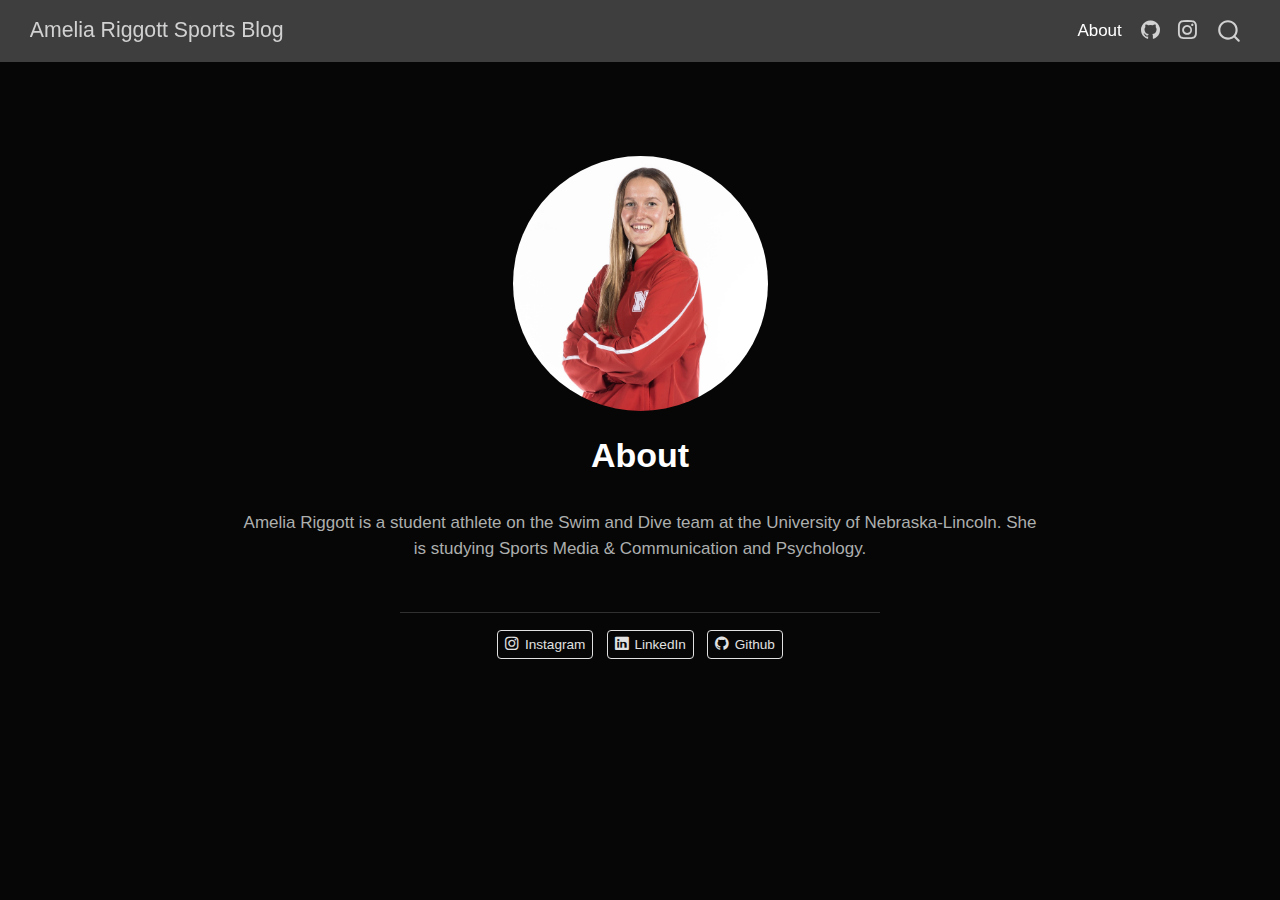
<file: about.html>
<!DOCTYPE html>
<html xmlns="http://www.w3.org/1999/xhtml" lang="en" xml:lang="en"><head>

<meta charset="utf-8">
<meta name="generator" content="quarto-1.6.42">

<meta name="viewport" content="width=device-width, initial-scale=1.0, user-scalable=yes">


<title>About – Amelia Riggott Sports Blog</title>
<style>
code{white-space: pre-wrap;}
span.smallcaps{font-variant: small-caps;}
div.columns{display: flex; gap: min(4vw, 1.5em);}
div.column{flex: auto; overflow-x: auto;}
div.hanging-indent{margin-left: 1.5em; text-indent: -1.5em;}
ul.task-list{list-style: none;}
ul.task-list li input[type="checkbox"] {
  width: 0.8em;
  margin: 0 0.8em 0.2em -1em; /* quarto-specific, see https://github.com/quarto-dev/quarto-cli/issues/4556 */ 
  vertical-align: middle;
}
</style>


<script src="site_libs/quarto-nav/quarto-nav.js"></script>
<script src="site_libs/quarto-nav/headroom.min.js"></script>
<script src="site_libs/clipboard/clipboard.min.js"></script>
<script src="site_libs/quarto-search/autocomplete.umd.js"></script>
<script src="site_libs/quarto-search/fuse.min.js"></script>
<script src="site_libs/quarto-search/quarto-search.js"></script>
<meta name="quarto:offset" content="./">
<script src="site_libs/quarto-html/quarto.js"></script>
<script src="site_libs/quarto-html/popper.min.js"></script>
<script src="site_libs/quarto-html/tippy.umd.min.js"></script>
<link href="site_libs/quarto-html/tippy.css" rel="stylesheet">
<link href="site_libs/quarto-html/quarto-syntax-highlighting-dark-b53751a350365c71b6c909e95f209ed1.css" rel="stylesheet" id="quarto-text-highlighting-styles">
<script src="site_libs/bootstrap/bootstrap.min.js"></script>
<link href="site_libs/bootstrap/bootstrap-icons.css" rel="stylesheet">
<link href="site_libs/bootstrap/bootstrap-d1c1888b2ce964a0baf60263352b9ef6.min.css" rel="stylesheet" append-hash="true" id="quarto-bootstrap" data-mode="dark">
<script id="quarto-search-options" type="application/json">{
  "location": "navbar",
  "copy-button": false,
  "collapse-after": 3,
  "panel-placement": "end",
  "type": "overlay",
  "limit": 50,
  "keyboard-shortcut": [
    "f",
    "/",
    "s"
  ],
  "show-item-context": false,
  "language": {
    "search-no-results-text": "No results",
    "search-matching-documents-text": "matching documents",
    "search-copy-link-title": "Copy link to search",
    "search-hide-matches-text": "Hide additional matches",
    "search-more-match-text": "more match in this document",
    "search-more-matches-text": "more matches in this document",
    "search-clear-button-title": "Clear",
    "search-text-placeholder": "",
    "search-detached-cancel-button-title": "Cancel",
    "search-submit-button-title": "Submit",
    "search-label": "Search"
  }
}</script>


<link rel="stylesheet" href="styles.css">
</head>

<body class="nav-fixed fullcontent">

<div id="quarto-search-results"></div>
  <header id="quarto-header" class="headroom fixed-top">
    <nav class="navbar navbar-expand-lg " data-bs-theme="dark">
      <div class="navbar-container container-fluid">
      <div class="navbar-brand-container mx-auto">
    <a class="navbar-brand" href="./index.html">
    <span class="navbar-title">Amelia Riggott Sports Blog</span>
    </a>
  </div>
            <div id="quarto-search" class="" title="Search"></div>
          <button class="navbar-toggler" type="button" data-bs-toggle="collapse" data-bs-target="#navbarCollapse" aria-controls="navbarCollapse" role="menu" aria-expanded="false" aria-label="Toggle navigation" onclick="if (window.quartoToggleHeadroom) { window.quartoToggleHeadroom(); }">
  <span class="navbar-toggler-icon"></span>
</button>
          <div class="collapse navbar-collapse" id="navbarCollapse">
            <ul class="navbar-nav navbar-nav-scroll ms-auto">
  <li class="nav-item">
    <a class="nav-link active" href="./about.html" aria-current="page"> 
<span class="menu-text">About</span></a>
  </li>  
  <li class="nav-item compact">
    <a class="nav-link" href="https://github.com/ameliariggott"> <i class="bi bi-github" role="img">
</i> 
<span class="menu-text"></span></a>
  </li>  
  <li class="nav-item compact">
    <a class="nav-link" href="https://instagram.com/amelia.riggott"> <i class="bi bi-instagram" role="img">
</i> 
<span class="menu-text"></span></a>
  </li>  
</ul>
          </div> <!-- /navcollapse -->
            <div class="quarto-navbar-tools">
</div>
      </div> <!-- /container-fluid -->
    </nav>
</header>
<!-- content -->
<div id="quarto-content" class="quarto-container page-columns page-rows-contents page-layout-article page-navbar">
<!-- sidebar -->
<!-- margin-sidebar -->
    
<!-- main -->
<div class="quarto-about-jolla">
  <img src="profilepic.JPG" class="about-image
  round " style="height: 15em; width: 15em;">
 <header id="title-block-header" class="quarto-title-block default">
<div class="quarto-title">
<h1 class="title">About</h1>
</div>
<div class="quarto-title-meta">
  </div>
</header><main class="content" id="quarto-document-content">
<p>Amelia Riggott is a student athlete on the Swim and Dive team at the University of Nebraska-Lincoln. She is studying Sports Media &amp; Communication and Psychology.</p>


</main> 
  <hr class="about-sep">
   <div class="about-links">
  <a href="https://instagram.com/amelia.riggott" class="about-link" rel="" target="">
    <i class="bi bi-instagram"></i>
     <span class="about-link-text">Instagram</span>
  </a>
  <a href="https://linkedin.com" class="about-link" rel="" target="">
    <i class="bi bi-linkedin"></i>
     <span class="about-link-text">LinkedIn</span>
  </a>
  <a href="https://github.com/ameliariggott" class="about-link" rel="" target="">
    <i class="bi bi-github"></i>
     <span class="about-link-text">Github</span>
  </a>
</div>
</div>
 <!-- /main -->
<script id="quarto-html-after-body" type="application/javascript">
window.document.addEventListener("DOMContentLoaded", function (event) {
  const toggleBodyColorMode = (bsSheetEl) => {
    const mode = bsSheetEl.getAttribute("data-mode");
    const bodyEl = window.document.querySelector("body");
    if (mode === "dark") {
      bodyEl.classList.add("quarto-dark");
      bodyEl.classList.remove("quarto-light");
    } else {
      bodyEl.classList.add("quarto-light");
      bodyEl.classList.remove("quarto-dark");
    }
  }
  const toggleBodyColorPrimary = () => {
    const bsSheetEl = window.document.querySelector("link#quarto-bootstrap");
    if (bsSheetEl) {
      toggleBodyColorMode(bsSheetEl);
    }
  }
  toggleBodyColorPrimary();  
  const isCodeAnnotation = (el) => {
    for (const clz of el.classList) {
      if (clz.startsWith('code-annotation-')) {                     
        return true;
      }
    }
    return false;
  }
  const onCopySuccess = function(e) {
    // button target
    const button = e.trigger;
    // don't keep focus
    button.blur();
    // flash "checked"
    button.classList.add('code-copy-button-checked');
    var currentTitle = button.getAttribute("title");
    button.setAttribute("title", "Copied!");
    let tooltip;
    if (window.bootstrap) {
      button.setAttribute("data-bs-toggle", "tooltip");
      button.setAttribute("data-bs-placement", "left");
      button.setAttribute("data-bs-title", "Copied!");
      tooltip = new bootstrap.Tooltip(button, 
        { trigger: "manual", 
          customClass: "code-copy-button-tooltip",
          offset: [0, -8]});
      tooltip.show();    
    }
    setTimeout(function() {
      if (tooltip) {
        tooltip.hide();
        button.removeAttribute("data-bs-title");
        button.removeAttribute("data-bs-toggle");
        button.removeAttribute("data-bs-placement");
      }
      button.setAttribute("title", currentTitle);
      button.classList.remove('code-copy-button-checked');
    }, 1000);
    // clear code selection
    e.clearSelection();
  }
  const getTextToCopy = function(trigger) {
      const codeEl = trigger.previousElementSibling.cloneNode(true);
      for (const childEl of codeEl.children) {
        if (isCodeAnnotation(childEl)) {
          childEl.remove();
        }
      }
      return codeEl.innerText;
  }
  const clipboard = new window.ClipboardJS('.code-copy-button:not([data-in-quarto-modal])', {
    text: getTextToCopy
  });
  clipboard.on('success', onCopySuccess);
  if (window.document.getElementById('quarto-embedded-source-code-modal')) {
    const clipboardModal = new window.ClipboardJS('.code-copy-button[data-in-quarto-modal]', {
      text: getTextToCopy,
      container: window.document.getElementById('quarto-embedded-source-code-modal')
    });
    clipboardModal.on('success', onCopySuccess);
  }
    var localhostRegex = new RegExp(/^(?:http|https):\/\/localhost\:?[0-9]*\//);
    var mailtoRegex = new RegExp(/^mailto:/);
      var filterRegex = new RegExp('/' + window.location.host + '/');
    var isInternal = (href) => {
        return filterRegex.test(href) || localhostRegex.test(href) || mailtoRegex.test(href);
    }
    // Inspect non-navigation links and adorn them if external
 	var links = window.document.querySelectorAll('a[href]:not(.nav-link):not(.navbar-brand):not(.toc-action):not(.sidebar-link):not(.sidebar-item-toggle):not(.pagination-link):not(.no-external):not([aria-hidden]):not(.dropdown-item):not(.quarto-navigation-tool):not(.about-link)');
    for (var i=0; i<links.length; i++) {
      const link = links[i];
      if (!isInternal(link.href)) {
        // undo the damage that might have been done by quarto-nav.js in the case of
        // links that we want to consider external
        if (link.dataset.originalHref !== undefined) {
          link.href = link.dataset.originalHref;
        }
      }
    }
  function tippyHover(el, contentFn, onTriggerFn, onUntriggerFn) {
    const config = {
      allowHTML: true,
      maxWidth: 500,
      delay: 100,
      arrow: false,
      appendTo: function(el) {
          return el.parentElement;
      },
      interactive: true,
      interactiveBorder: 10,
      theme: 'quarto',
      placement: 'bottom-start',
    };
    if (contentFn) {
      config.content = contentFn;
    }
    if (onTriggerFn) {
      config.onTrigger = onTriggerFn;
    }
    if (onUntriggerFn) {
      config.onUntrigger = onUntriggerFn;
    }
    window.tippy(el, config); 
  }
  const noterefs = window.document.querySelectorAll('a[role="doc-noteref"]');
  for (var i=0; i<noterefs.length; i++) {
    const ref = noterefs[i];
    tippyHover(ref, function() {
      // use id or data attribute instead here
      let href = ref.getAttribute('data-footnote-href') || ref.getAttribute('href');
      try { href = new URL(href).hash; } catch {}
      const id = href.replace(/^#\/?/, "");
      const note = window.document.getElementById(id);
      if (note) {
        return note.innerHTML;
      } else {
        return "";
      }
    });
  }
  const xrefs = window.document.querySelectorAll('a.quarto-xref');
  const processXRef = (id, note) => {
    // Strip column container classes
    const stripColumnClz = (el) => {
      el.classList.remove("page-full", "page-columns");
      if (el.children) {
        for (const child of el.children) {
          stripColumnClz(child);
        }
      }
    }
    stripColumnClz(note)
    if (id === null || id.startsWith('sec-')) {
      // Special case sections, only their first couple elements
      const container = document.createElement("div");
      if (note.children && note.children.length > 2) {
        container.appendChild(note.children[0].cloneNode(true));
        for (let i = 1; i < note.children.length; i++) {
          const child = note.children[i];
          if (child.tagName === "P" && child.innerText === "") {
            continue;
          } else {
            container.appendChild(child.cloneNode(true));
            break;
          }
        }
        if (window.Quarto?.typesetMath) {
          window.Quarto.typesetMath(container);
        }
        return container.innerHTML
      } else {
        if (window.Quarto?.typesetMath) {
          window.Quarto.typesetMath(note);
        }
        return note.innerHTML;
      }
    } else {
      // Remove any anchor links if they are present
      const anchorLink = note.querySelector('a.anchorjs-link');
      if (anchorLink) {
        anchorLink.remove();
      }
      if (window.Quarto?.typesetMath) {
        window.Quarto.typesetMath(note);
      }
      if (note.classList.contains("callout")) {
        return note.outerHTML;
      } else {
        return note.innerHTML;
      }
    }
  }
  for (var i=0; i<xrefs.length; i++) {
    const xref = xrefs[i];
    tippyHover(xref, undefined, function(instance) {
      instance.disable();
      let url = xref.getAttribute('href');
      let hash = undefined; 
      if (url.startsWith('#')) {
        hash = url;
      } else {
        try { hash = new URL(url).hash; } catch {}
      }
      if (hash) {
        const id = hash.replace(/^#\/?/, "");
        const note = window.document.getElementById(id);
        if (note !== null) {
          try {
            const html = processXRef(id, note.cloneNode(true));
            instance.setContent(html);
          } finally {
            instance.enable();
            instance.show();
          }
        } else {
          // See if we can fetch this
          fetch(url.split('#')[0])
          .then(res => res.text())
          .then(html => {
            const parser = new DOMParser();
            const htmlDoc = parser.parseFromString(html, "text/html");
            const note = htmlDoc.getElementById(id);
            if (note !== null) {
              const html = processXRef(id, note);
              instance.setContent(html);
            } 
          }).finally(() => {
            instance.enable();
            instance.show();
          });
        }
      } else {
        // See if we can fetch a full url (with no hash to target)
        // This is a special case and we should probably do some content thinning / targeting
        fetch(url)
        .then(res => res.text())
        .then(html => {
          const parser = new DOMParser();
          const htmlDoc = parser.parseFromString(html, "text/html");
          const note = htmlDoc.querySelector('main.content');
          if (note !== null) {
            // This should only happen for chapter cross references
            // (since there is no id in the URL)
            // remove the first header
            if (note.children.length > 0 && note.children[0].tagName === "HEADER") {
              note.children[0].remove();
            }
            const html = processXRef(null, note);
            instance.setContent(html);
          } 
        }).finally(() => {
          instance.enable();
          instance.show();
        });
      }
    }, function(instance) {
    });
  }
      let selectedAnnoteEl;
      const selectorForAnnotation = ( cell, annotation) => {
        let cellAttr = 'data-code-cell="' + cell + '"';
        let lineAttr = 'data-code-annotation="' +  annotation + '"';
        const selector = 'span[' + cellAttr + '][' + lineAttr + ']';
        return selector;
      }
      const selectCodeLines = (annoteEl) => {
        const doc = window.document;
        const targetCell = annoteEl.getAttribute("data-target-cell");
        const targetAnnotation = annoteEl.getAttribute("data-target-annotation");
        const annoteSpan = window.document.querySelector(selectorForAnnotation(targetCell, targetAnnotation));
        const lines = annoteSpan.getAttribute("data-code-lines").split(",");
        const lineIds = lines.map((line) => {
          return targetCell + "-" + line;
        })
        let top = null;
        let height = null;
        let parent = null;
        if (lineIds.length > 0) {
            //compute the position of the single el (top and bottom and make a div)
            const el = window.document.getElementById(lineIds[0]);
            top = el.offsetTop;
            height = el.offsetHeight;
            parent = el.parentElement.parentElement;
          if (lineIds.length > 1) {
            const lastEl = window.document.getElementById(lineIds[lineIds.length - 1]);
            const bottom = lastEl.offsetTop + lastEl.offsetHeight;
            height = bottom - top;
          }
          if (top !== null && height !== null && parent !== null) {
            // cook up a div (if necessary) and position it 
            let div = window.document.getElementById("code-annotation-line-highlight");
            if (div === null) {
              div = window.document.createElement("div");
              div.setAttribute("id", "code-annotation-line-highlight");
              div.style.position = 'absolute';
              parent.appendChild(div);
            }
            div.style.top = top - 2 + "px";
            div.style.height = height + 4 + "px";
            div.style.left = 0;
            let gutterDiv = window.document.getElementById("code-annotation-line-highlight-gutter");
            if (gutterDiv === null) {
              gutterDiv = window.document.createElement("div");
              gutterDiv.setAttribute("id", "code-annotation-line-highlight-gutter");
              gutterDiv.style.position = 'absolute';
              const codeCell = window.document.getElementById(targetCell);
              const gutter = codeCell.querySelector('.code-annotation-gutter');
              gutter.appendChild(gutterDiv);
            }
            gutterDiv.style.top = top - 2 + "px";
            gutterDiv.style.height = height + 4 + "px";
          }
          selectedAnnoteEl = annoteEl;
        }
      };
      const unselectCodeLines = () => {
        const elementsIds = ["code-annotation-line-highlight", "code-annotation-line-highlight-gutter"];
        elementsIds.forEach((elId) => {
          const div = window.document.getElementById(elId);
          if (div) {
            div.remove();
          }
        });
        selectedAnnoteEl = undefined;
      };
        // Handle positioning of the toggle
    window.addEventListener(
      "resize",
      throttle(() => {
        elRect = undefined;
        if (selectedAnnoteEl) {
          selectCodeLines(selectedAnnoteEl);
        }
      }, 10)
    );
    function throttle(fn, ms) {
    let throttle = false;
    let timer;
      return (...args) => {
        if(!throttle) { // first call gets through
            fn.apply(this, args);
            throttle = true;
        } else { // all the others get throttled
            if(timer) clearTimeout(timer); // cancel #2
            timer = setTimeout(() => {
              fn.apply(this, args);
              timer = throttle = false;
            }, ms);
        }
      };
    }
      // Attach click handler to the DT
      const annoteDls = window.document.querySelectorAll('dt[data-target-cell]');
      for (const annoteDlNode of annoteDls) {
        annoteDlNode.addEventListener('click', (event) => {
          const clickedEl = event.target;
          if (clickedEl !== selectedAnnoteEl) {
            unselectCodeLines();
            const activeEl = window.document.querySelector('dt[data-target-cell].code-annotation-active');
            if (activeEl) {
              activeEl.classList.remove('code-annotation-active');
            }
            selectCodeLines(clickedEl);
            clickedEl.classList.add('code-annotation-active');
          } else {
            // Unselect the line
            unselectCodeLines();
            clickedEl.classList.remove('code-annotation-active');
          }
        });
      }
  const findCites = (el) => {
    const parentEl = el.parentElement;
    if (parentEl) {
      const cites = parentEl.dataset.cites;
      if (cites) {
        return {
          el,
          cites: cites.split(' ')
        };
      } else {
        return findCites(el.parentElement)
      }
    } else {
      return undefined;
    }
  };
  var bibliorefs = window.document.querySelectorAll('a[role="doc-biblioref"]');
  for (var i=0; i<bibliorefs.length; i++) {
    const ref = bibliorefs[i];
    const citeInfo = findCites(ref);
    if (citeInfo) {
      tippyHover(citeInfo.el, function() {
        var popup = window.document.createElement('div');
        citeInfo.cites.forEach(function(cite) {
          var citeDiv = window.document.createElement('div');
          citeDiv.classList.add('hanging-indent');
          citeDiv.classList.add('csl-entry');
          var biblioDiv = window.document.getElementById('ref-' + cite);
          if (biblioDiv) {
            citeDiv.innerHTML = biblioDiv.innerHTML;
          }
          popup.appendChild(citeDiv);
        });
        return popup.innerHTML;
      });
    }
  }
});
</script>
</div> <!-- /content -->




</body></html>
</file>
<file: site_libs/quarto-html/tippy.css>
.tippy-box[data-animation=fade][data-state=hidden]{opacity:0}[data-tippy-root]{max-width:calc(100vw - 10px)}.tippy-box{position:relative;background-color:#333;color:#fff;border-radius:4px;font-size:14px;line-height:1.4;white-space:normal;outline:0;transition-property:transform,visibility,opacity}.tippy-box[data-placement^=top]>.tippy-arrow{bottom:0}.tippy-box[data-placement^=top]>.tippy-arrow:before{bottom:-7px;left:0;border-width:8px 8px 0;border-top-color:initial;transform-origin:center top}.tippy-box[data-placement^=bottom]>.tippy-arrow{top:0}.tippy-box[data-placement^=bottom]>.tippy-arrow:before{top:-7px;left:0;border-width:0 8px 8px;border-bottom-color:initial;transform-origin:center bottom}.tippy-box[data-placement^=left]>.tippy-arrow{right:0}.tippy-box[data-placement^=left]>.tippy-arrow:before{border-width:8px 0 8px 8px;border-left-color:initial;right:-7px;transform-origin:center left}.tippy-box[data-placement^=right]>.tippy-arrow{left:0}.tippy-box[data-placement^=right]>.tippy-arrow:before{left:-7px;border-width:8px 8px 8px 0;border-right-color:initial;transform-origin:center right}.tippy-box[data-inertia][data-state=visible]{transition-timing-function:cubic-bezier(.54,1.5,.38,1.11)}.tippy-arrow{width:16px;height:16px;color:#333}.tippy-arrow:before{content:"";position:absolute;border-color:transparent;border-style:solid}.tippy-content{position:relative;padding:5px 9px;z-index:1}
</file>
<file: site_libs/quarto-html/quarto-syntax-highlighting-2f5df379a58b258e96c21c0638c20c03.css>
/* quarto syntax highlight colors */
:root {
  --quarto-hl-ot-color: #003B4F;
  --quarto-hl-at-color: #657422;
  --quarto-hl-ss-color: #20794D;
  --quarto-hl-an-color: #5E5E5E;
  --quarto-hl-fu-color: #4758AB;
  --quarto-hl-st-color: #20794D;
  --quarto-hl-cf-color: #003B4F;
  --quarto-hl-op-color: #5E5E5E;
  --quarto-hl-er-color: #AD0000;
  --quarto-hl-bn-color: #AD0000;
  --quarto-hl-al-color: #AD0000;
  --quarto-hl-va-color: #111111;
  --quarto-hl-bu-color: inherit;
  --quarto-hl-ex-color: inherit;
  --quarto-hl-pp-color: #AD0000;
  --quarto-hl-in-color: #5E5E5E;
  --quarto-hl-vs-color: #20794D;
  --quarto-hl-wa-color: #5E5E5E;
  --quarto-hl-do-color: #5E5E5E;
  --quarto-hl-im-color: #00769E;
  --quarto-hl-ch-color: #20794D;
  --quarto-hl-dt-color: #AD0000;
  --quarto-hl-fl-color: #AD0000;
  --quarto-hl-co-color: #5E5E5E;
  --quarto-hl-cv-color: #5E5E5E;
  --quarto-hl-cn-color: #8f5902;
  --quarto-hl-sc-color: #5E5E5E;
  --quarto-hl-dv-color: #AD0000;
  --quarto-hl-kw-color: #003B4F;
}

/* other quarto variables */
:root {
  --quarto-font-monospace: SFMono-Regular, Menlo, Monaco, Consolas, "Liberation Mono", "Courier New", monospace;
}

pre > code.sourceCode > span {
  color: #003B4F;
}

code span {
  color: #003B4F;
}

code.sourceCode > span {
  color: #003B4F;
}

div.sourceCode,
div.sourceCode pre.sourceCode {
  color: #003B4F;
}

code span.ot {
  color: #003B4F;
  font-style: inherit;
}

code span.at {
  color: #657422;
  font-style: inherit;
}

code span.ss {
  color: #20794D;
  font-style: inherit;
}

code span.an {
  color: #5E5E5E;
  font-style: inherit;
}

code span.fu {
  color: #4758AB;
  font-style: inherit;
}

code span.st {
  color: #20794D;
  font-style: inherit;
}

code span.cf {
  color: #003B4F;
  font-weight: bold;
  font-style: inherit;
}

code span.op {
  color: #5E5E5E;
  font-style: inherit;
}

code span.er {
  color: #AD0000;
  font-style: inherit;
}

code span.bn {
  color: #AD0000;
  font-style: inherit;
}

code span.al {
  color: #AD0000;
  font-style: inherit;
}

code span.va {
  color: #111111;
  font-style: inherit;
}

code span.bu {
  font-style: inherit;
}

code span.ex {
  font-style: inherit;
}

code span.pp {
  color: #AD0000;
  font-style: inherit;
}

code span.in {
  color: #5E5E5E;
  font-style: inherit;
}

code span.vs {
  color: #20794D;
  font-style: inherit;
}

code span.wa {
  color: #5E5E5E;
  font-style: italic;
}

code span.do {
  color: #5E5E5E;
  font-style: italic;
}

code span.im {
  color: #00769E;
  font-style: inherit;
}

code span.ch {
  color: #20794D;
  font-style: inherit;
}

code span.dt {
  color: #AD0000;
  font-style: inherit;
}

code span.fl {
  color: #AD0000;
  font-style: inherit;
}

code span.co {
  color: #5E5E5E;
  font-style: inherit;
}

code span.cv {
  color: #5E5E5E;
  font-style: italic;
}

code span.cn {
  color: #8f5902;
  font-style: inherit;
}

code span.sc {
  color: #5E5E5E;
  font-style: inherit;
}

code span.dv {
  color: #AD0000;
  font-style: inherit;
}

code span.kw {
  color: #003B4F;
  font-weight: bold;
  font-style: inherit;
}

.prevent-inlining {
  content: "</";
}

/*# sourceMappingURL=35eb38a806ee71ea6d2563be2308c832.css.map */
</file>
<file: site_libs/quarto-html/quarto-syntax-highlighting-dark-b53751a350365c71b6c909e95f209ed1.css>
/* quarto syntax highlight colors */
:root {
  --quarto-hl-al-color: #f07178;
  --quarto-hl-an-color: #d4d0ab;
  --quarto-hl-at-color: #00e0e0;
  --quarto-hl-bn-color: #d4d0ab;
  --quarto-hl-bu-color: #abe338;
  --quarto-hl-ch-color: #abe338;
  --quarto-hl-co-color: #f8f8f2;
  --quarto-hl-cv-color: #ffd700;
  --quarto-hl-cn-color: #ffd700;
  --quarto-hl-cf-color: #ffa07a;
  --quarto-hl-dt-color: #ffa07a;
  --quarto-hl-dv-color: #d4d0ab;
  --quarto-hl-do-color: #f8f8f2;
  --quarto-hl-er-color: #f07178;
  --quarto-hl-ex-color: #00e0e0;
  --quarto-hl-fl-color: #d4d0ab;
  --quarto-hl-fu-color: #ffa07a;
  --quarto-hl-im-color: #abe338;
  --quarto-hl-in-color: #d4d0ab;
  --quarto-hl-kw-color: #ffa07a;
  --quarto-hl-op-color: #ffa07a;
  --quarto-hl-ot-color: #00e0e0;
  --quarto-hl-pp-color: #dcc6e0;
  --quarto-hl-re-color: #00e0e0;
  --quarto-hl-sc-color: #abe338;
  --quarto-hl-ss-color: #abe338;
  --quarto-hl-st-color: #abe338;
  --quarto-hl-va-color: #00e0e0;
  --quarto-hl-vs-color: #abe338;
  --quarto-hl-wa-color: #dcc6e0;
}

/* other quarto variables */
:root {
  --quarto-font-monospace: SFMono-Regular, Menlo, Monaco, Consolas, "Liberation Mono", "Courier New", monospace;
}

code span.al {
  background-color: #2a0f15;
  font-weight: bold;
  color: #f07178;
}

code span.an {
  color: #d4d0ab;
}

code span.at {
  color: #00e0e0;
}

code span.bn {
  color: #d4d0ab;
}

code span.bu {
  color: #abe338;
}

code span.ch {
  color: #abe338;
}

code span.co {
  font-style: italic;
  color: #f8f8f2;
}

code span.cv {
  color: #ffd700;
}

code span.cn {
  color: #ffd700;
}

code span.cf {
  font-weight: bold;
  color: #ffa07a;
}

code span.dt {
  color: #ffa07a;
}

code span.dv {
  color: #d4d0ab;
}

code span.do {
  color: #f8f8f2;
}

code span.er {
  color: #f07178;
  text-decoration: underline;
}

code span.ex {
  font-weight: bold;
  color: #00e0e0;
}

code span.fl {
  color: #d4d0ab;
}

code span.fu {
  color: #ffa07a;
}

code span.im {
  color: #abe338;
}

code span.in {
  color: #d4d0ab;
}

code span.kw {
  font-weight: bold;
  color: #ffa07a;
}

pre > code.sourceCode > span {
  color: #f8f8f2;
}

code span {
  color: #f8f8f2;
}

code.sourceCode > span {
  color: #f8f8f2;
}

div.sourceCode,
div.sourceCode pre.sourceCode {
  color: #f8f8f2;
}

code span.op {
  color: #ffa07a;
}

code span.ot {
  color: #00e0e0;
}

code span.pp {
  color: #dcc6e0;
}

code span.re {
  background-color: #f8f8f2;
  color: #00e0e0;
}

code span.sc {
  color: #abe338;
}

code span.ss {
  color: #abe338;
}

code span.st {
  color: #abe338;
}

code span.va {
  color: #00e0e0;
}

code span.vs {
  color: #abe338;
}

code span.wa {
  color: #dcc6e0;
}

.prevent-inlining {
  content: "</";
}

/*# sourceMappingURL=ef095d06243fb944689b9469f3a5590a.css.map */
</file>
<file: styles.css>
/* css styles */
</file>
